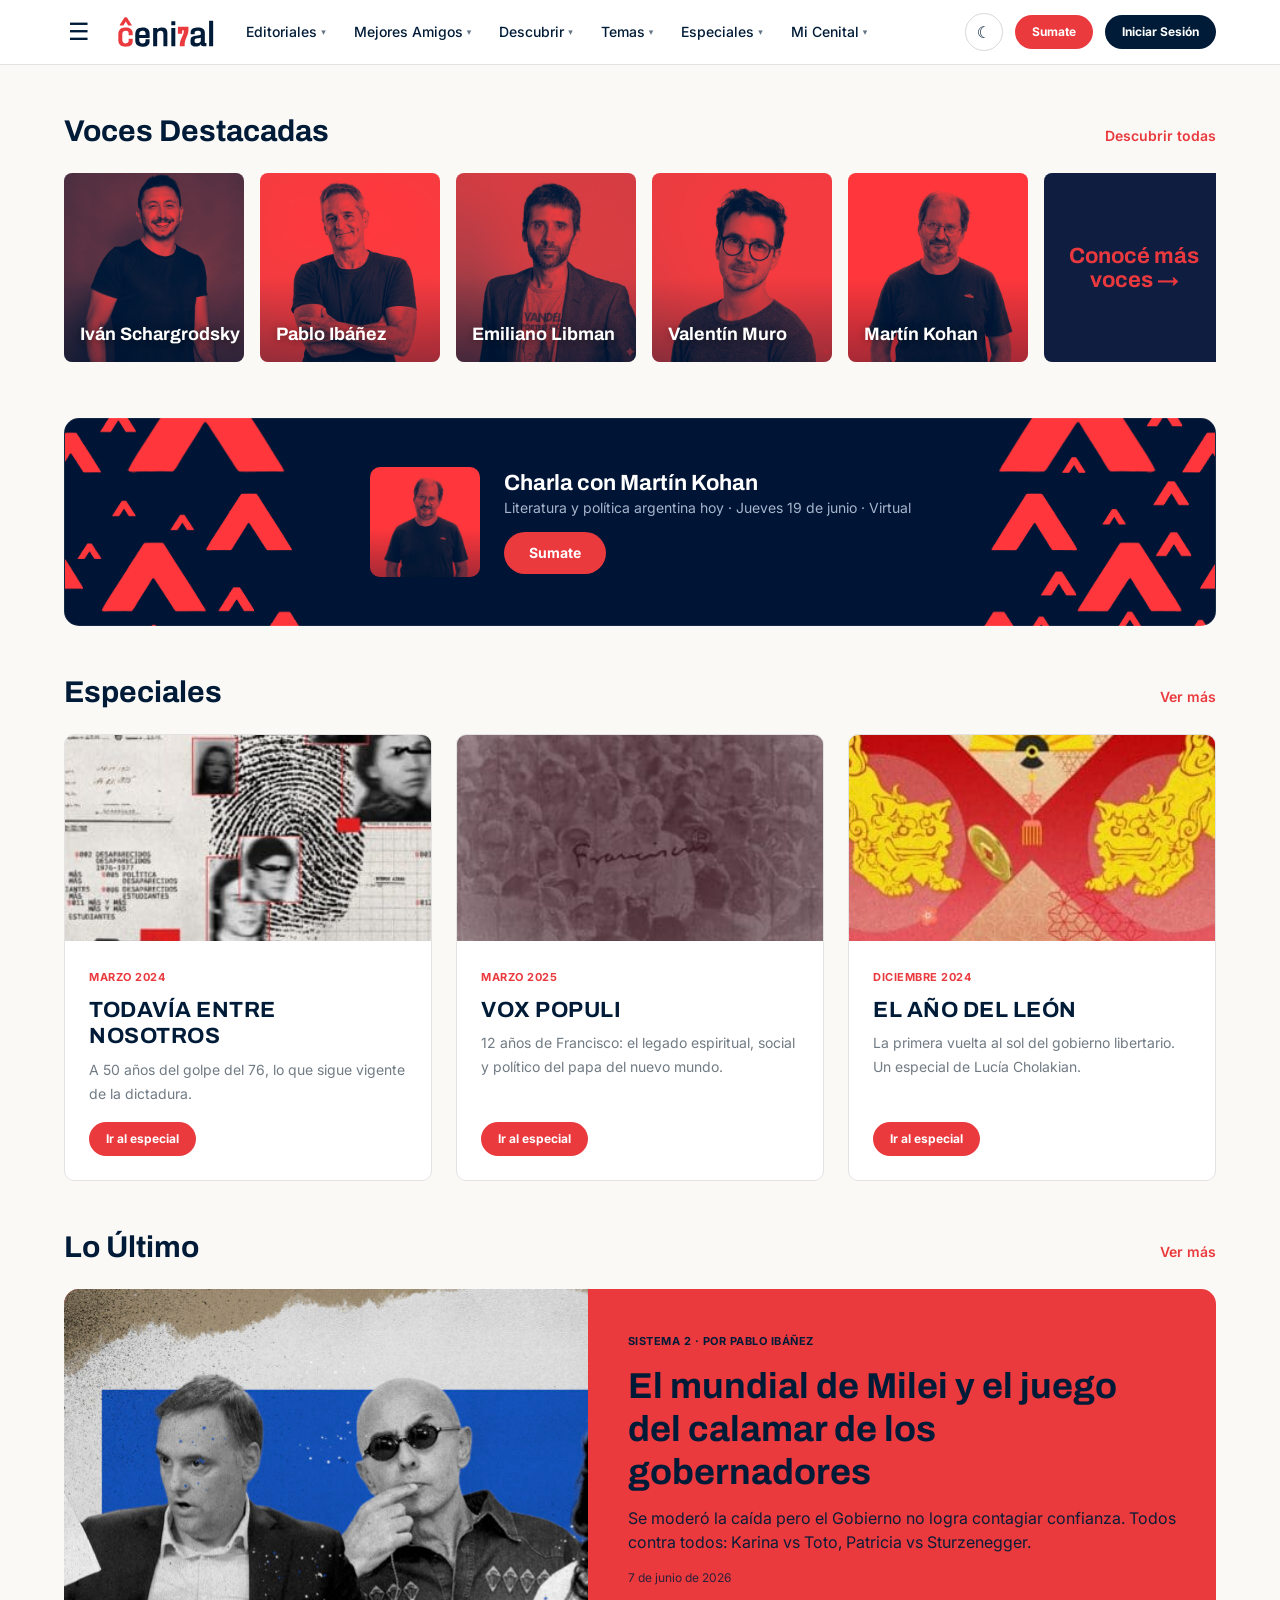
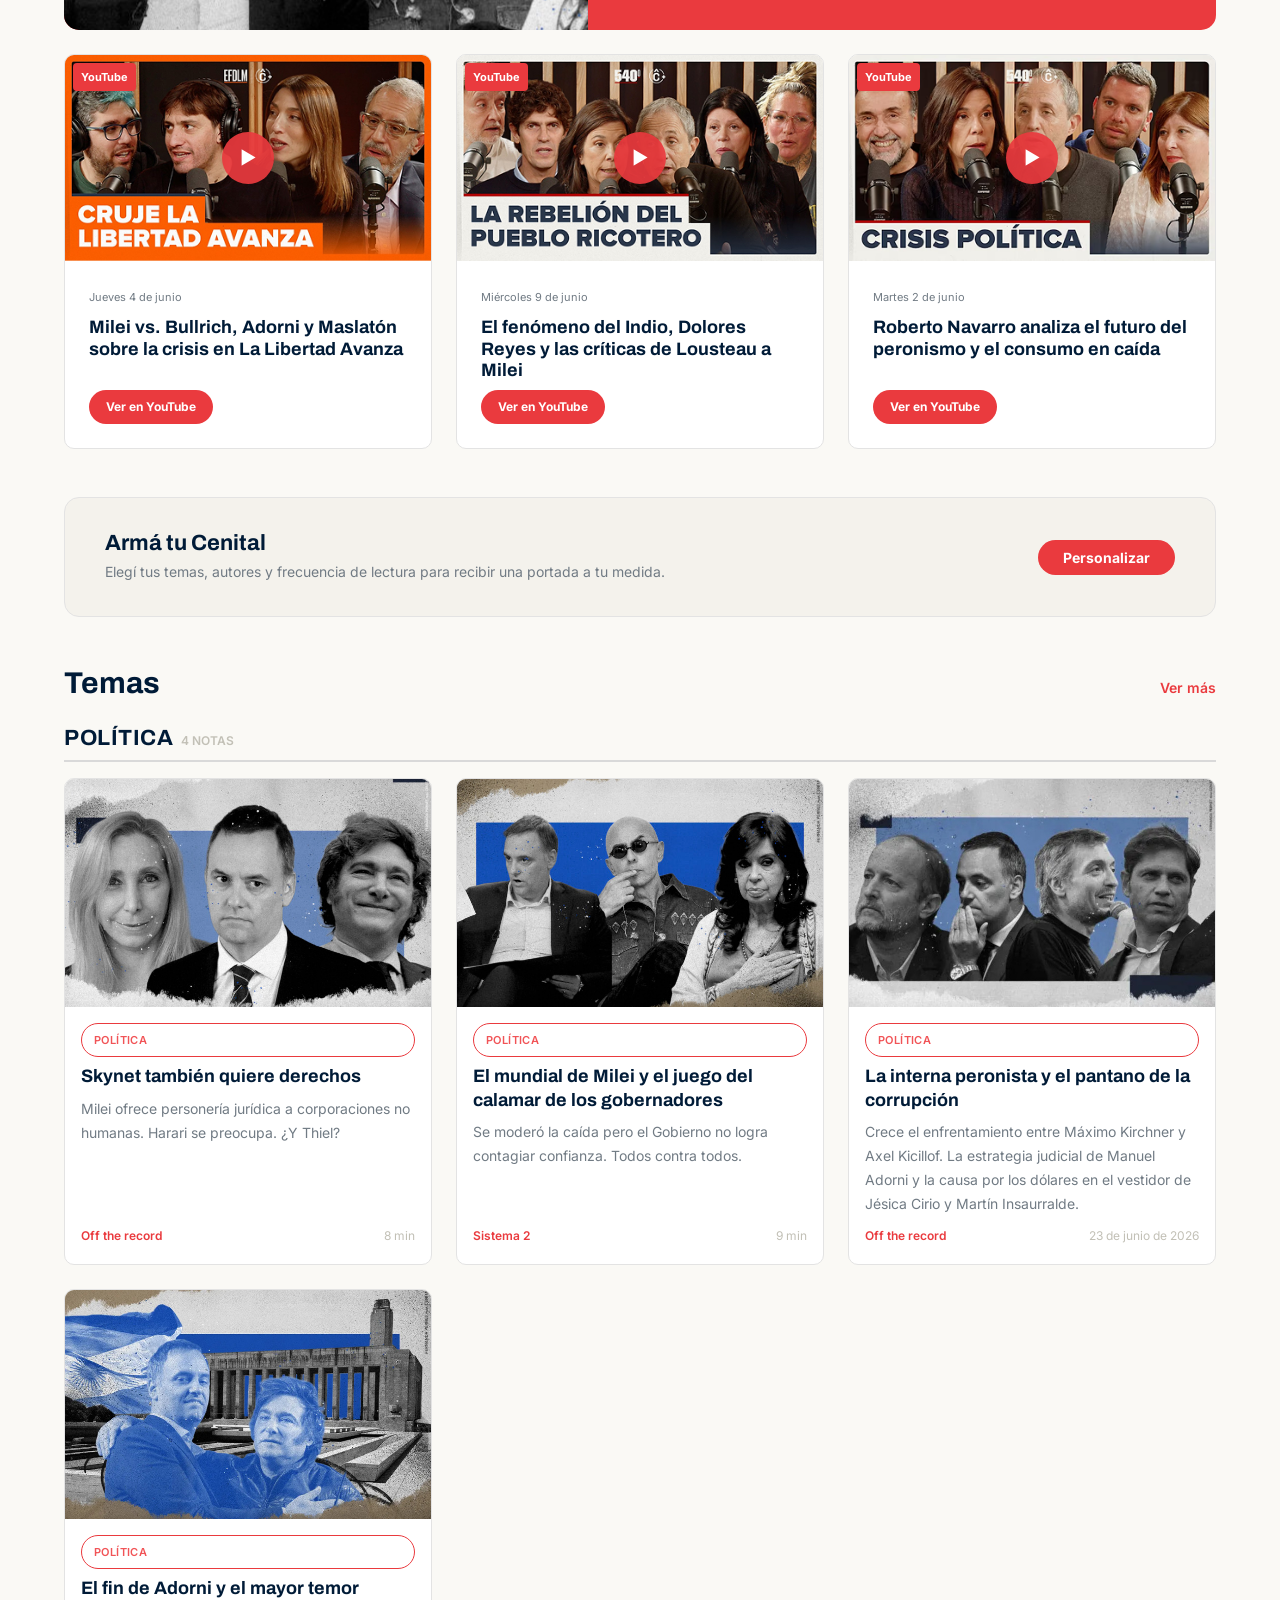
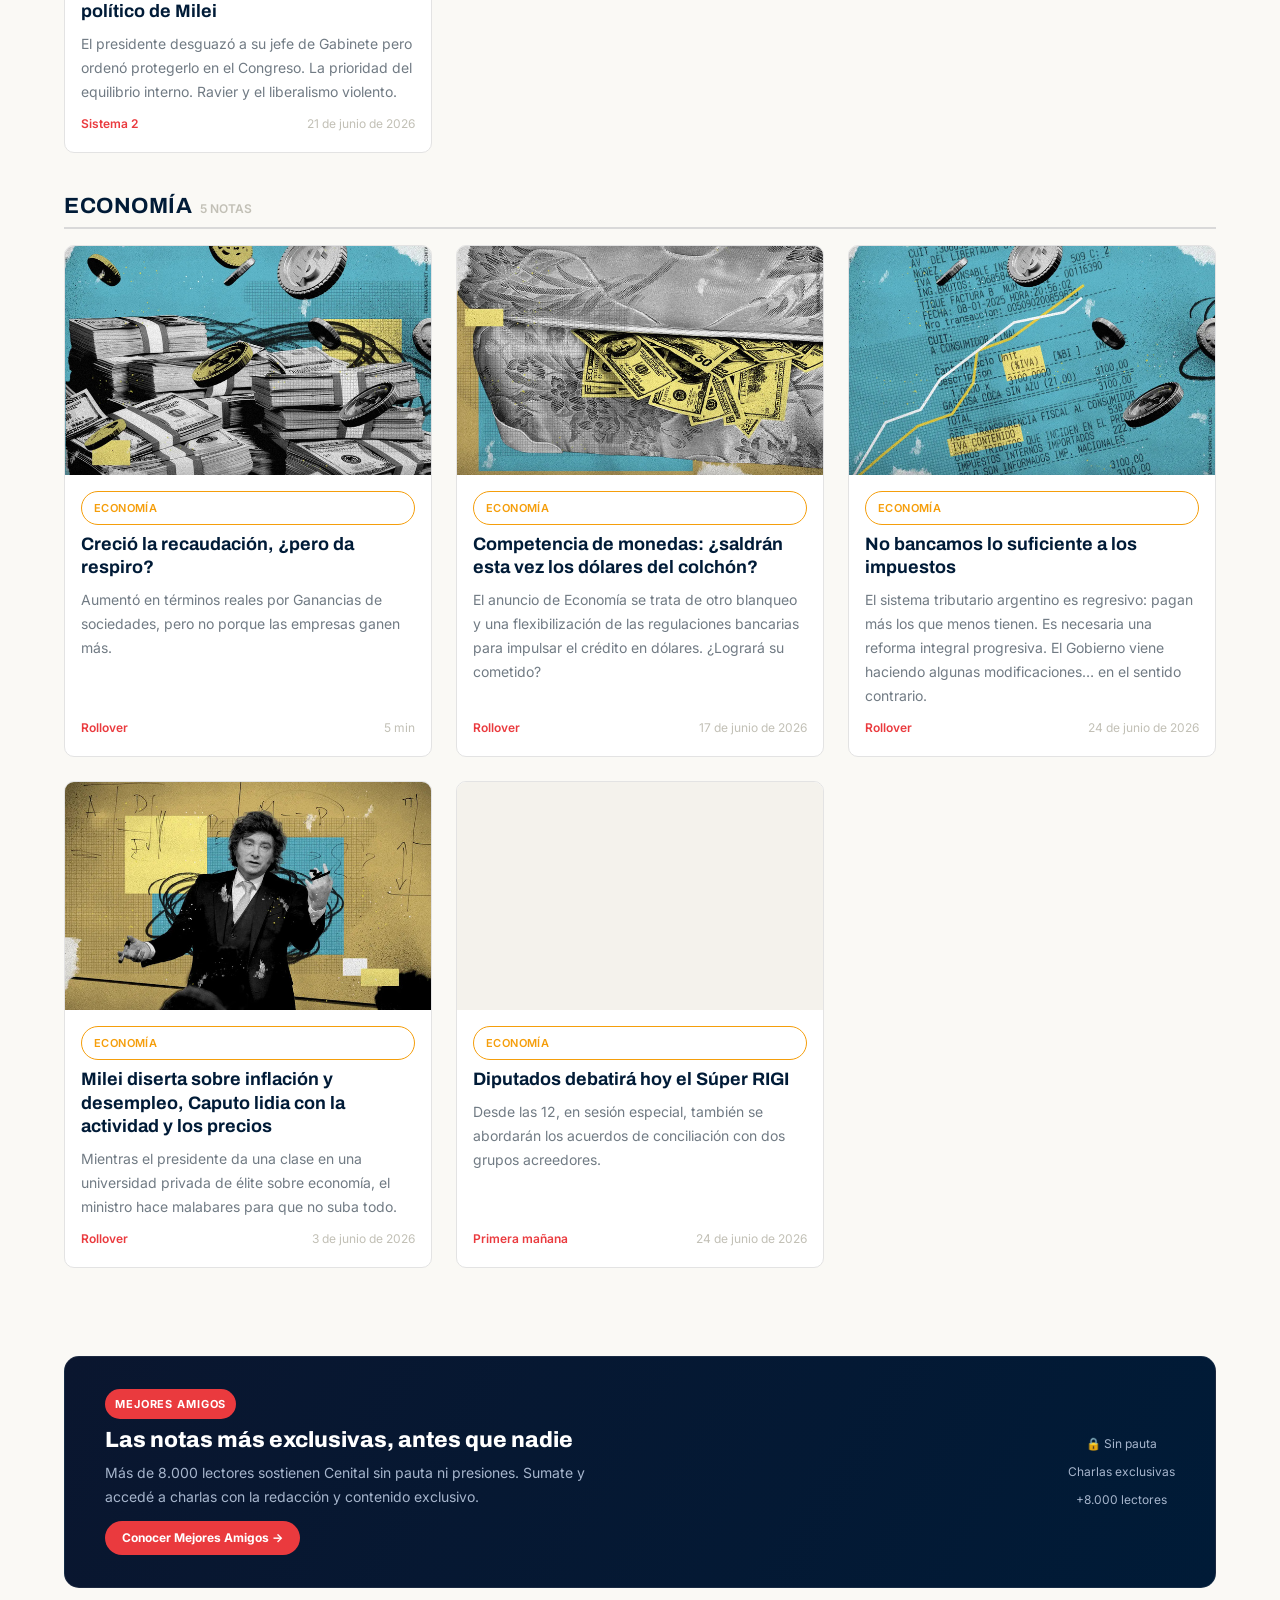
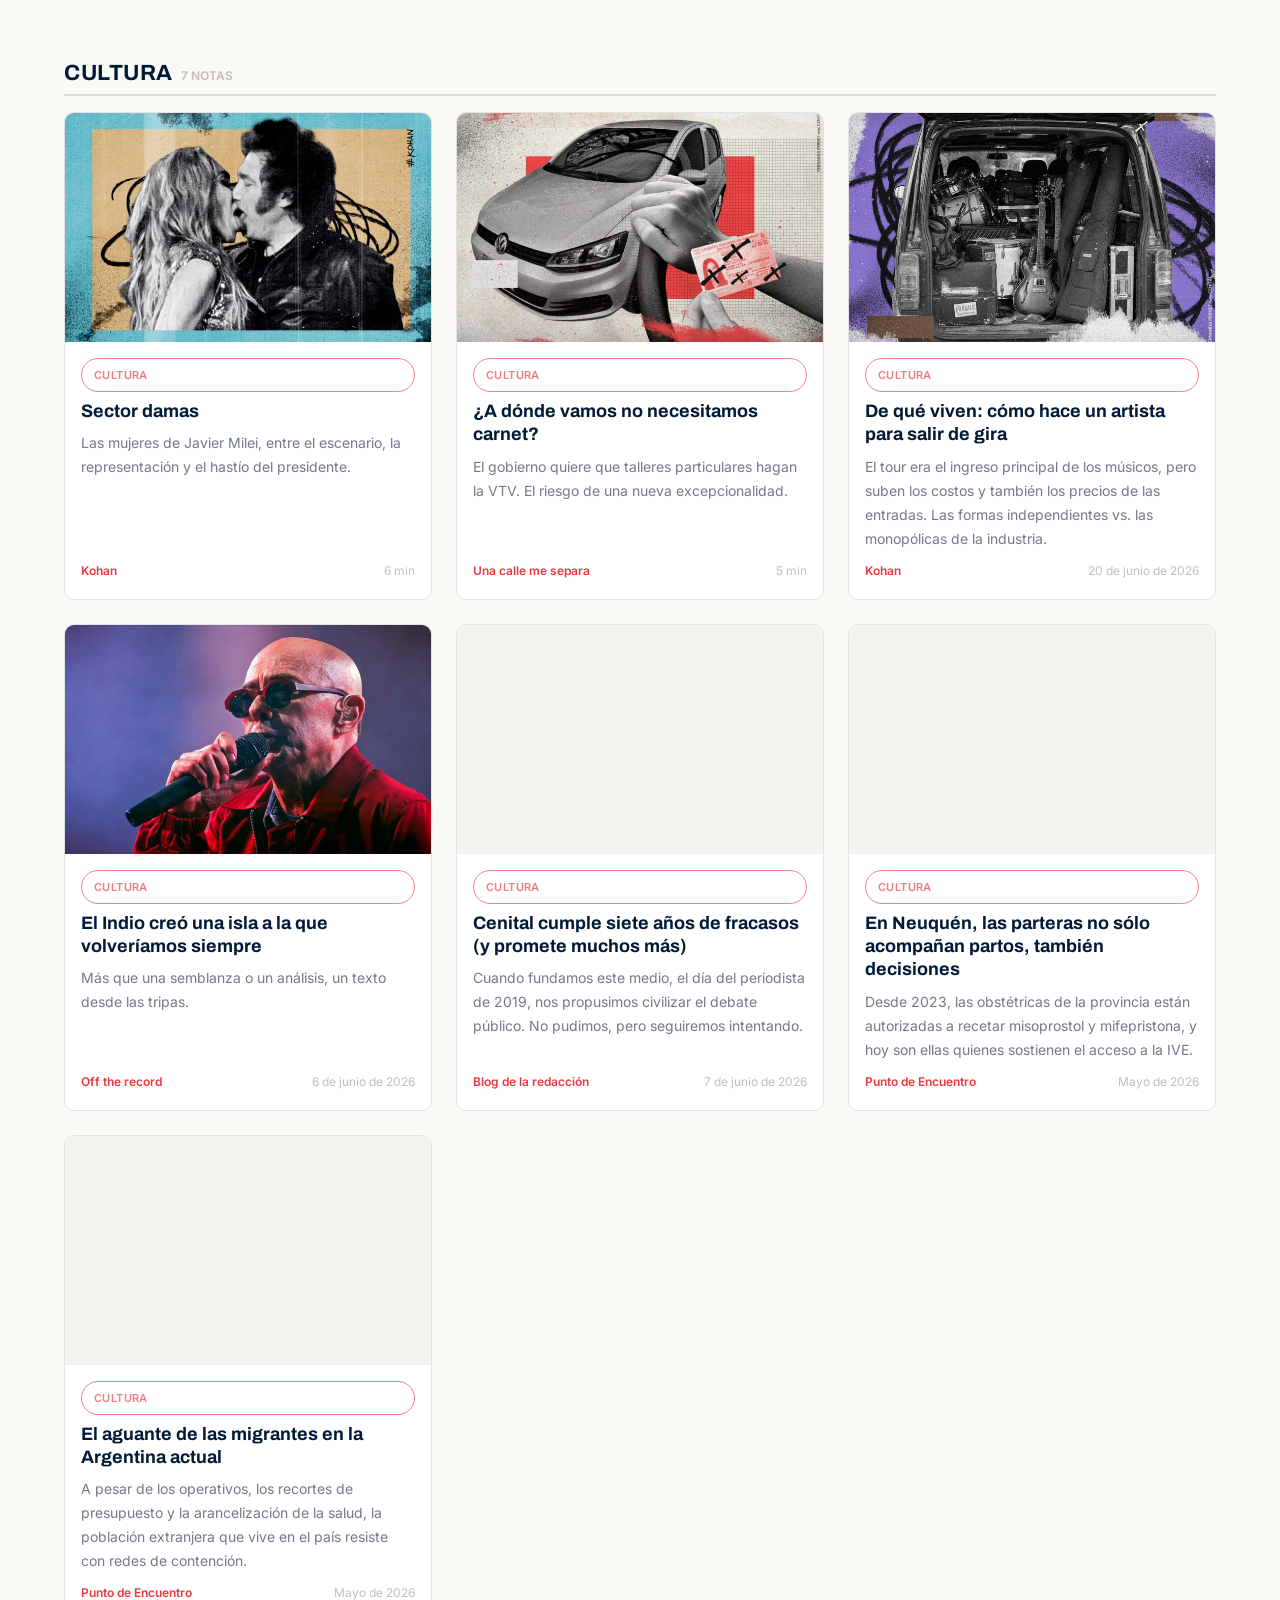
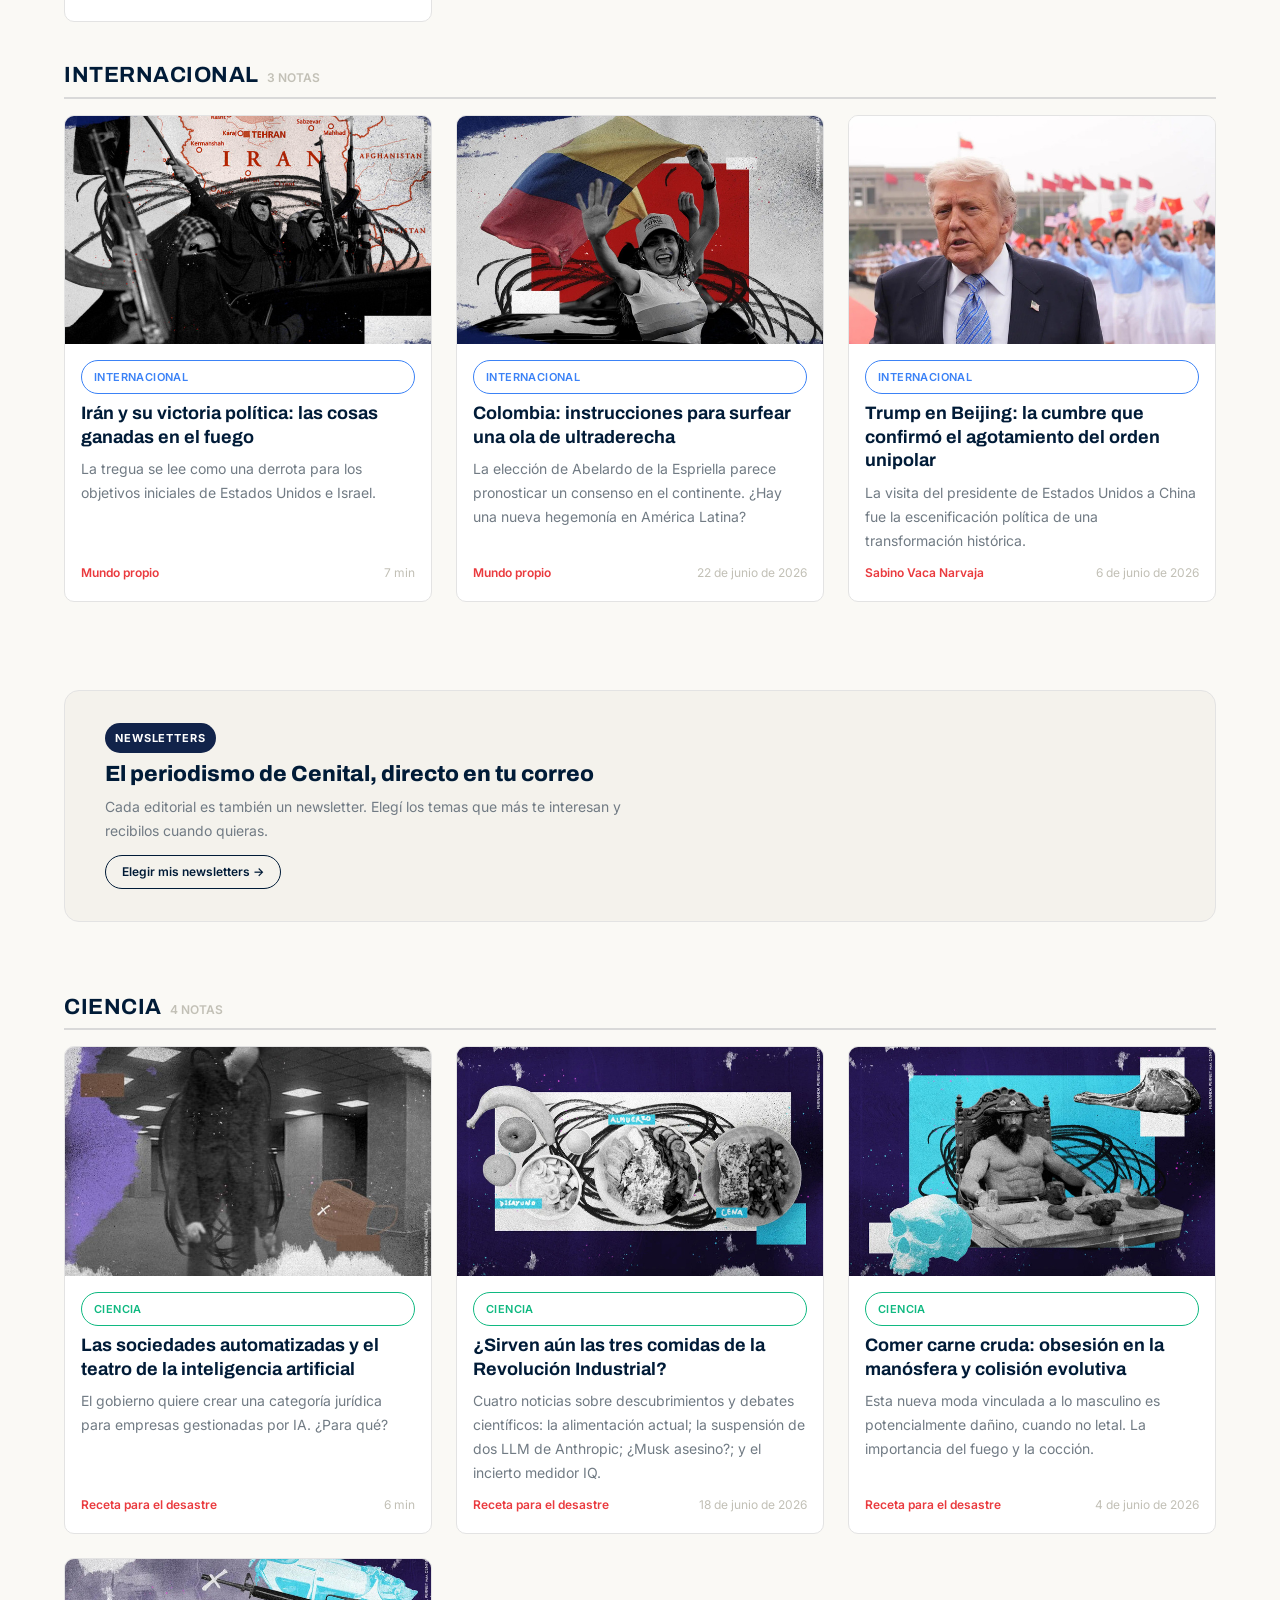
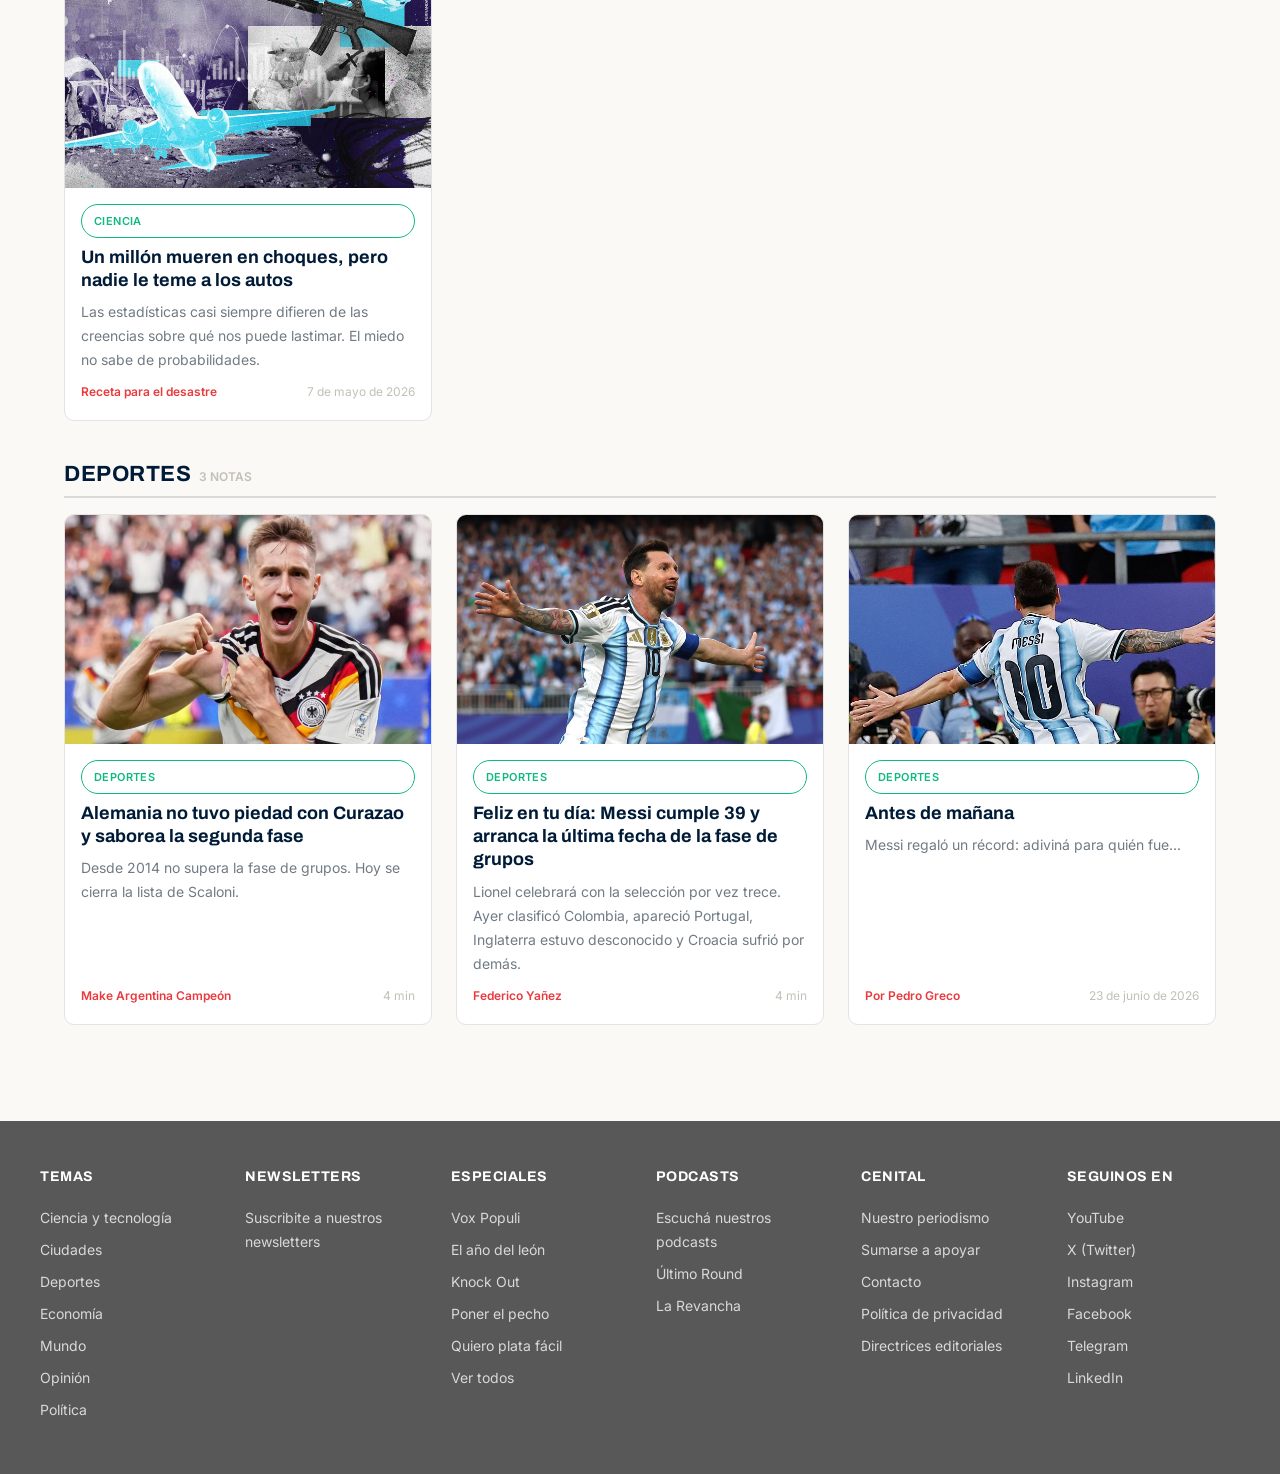
<file: index.html>
<!DOCTYPE html>
<html lang="es">
<head>
    <meta charset="UTF-8">
    <meta name="viewport" content="width=device-width, initial-scale=1.0">
    <title>Cenital — Periodismo de calidad</title>
    <script>(function(){try{var t=localStorage.getItem('cenital.theme');if(t!=='light'&&t!=='dark'){t=(window.matchMedia&&matchMedia('(prefers-color-scheme: dark)').matches)?'dark':'light';}document.documentElement.setAttribute('data-theme',t);}catch(e){}})();</script>
    <link rel="stylesheet" href="styles.css">
</head>
<body class="theme-dark" data-page="">

    <div id="site-header"></div>

    <main class="container home">

        <!-- Hero personalizado: visible sólo con sesión activa, lo rellena app.js -->
        <div id="personal-hero"></div>

        <!-- Voces destacadas -->
        <section class="section" aria-labelledby="voces-title">
            <div class="section-head">
                <h2 class="section-title" id="voces-title">Voces Destacadas</h2>
                <a class="link-more" href="descubrir.html">Descubrir todas</a>
            </div>
            <div class="voices-grid" id="voices-grid"></div>
        </section>

        <!-- Banner evento (mismo diseño que Mejores Amigos) -->
        <section class="section">
            <div class="friends-event">
                <div class="chevrons"></div>
                <div class="fe-inner">
                    <div class="fe-avatar portrait photo" style="background-image:url('imagenes/Martin%20Kohan.png')" role="img" aria-label="Martín Kohan"></div>
                    <div>
                        <h3>Charla con Martín Kohan</h3>
                        <p>Literatura y política argentina hoy · Jueves 19 de junio · Virtual</p>
                        <a href="amigos.html" class="btn btn-primary">Sumate</a>
                    </div>
                </div>
            </div>
        </section>

        <!-- Especiales -->
        <section class="section" aria-labelledby="esp-title">
            <div class="section-head">
                <h2 class="section-title" id="esp-title">Especiales</h2>
                <a class="link-more" href="especiales.html">Ver más</a>
            </div>
            <div class="grid grid-3">
                <article class="card-dark">
                    <div class="card-img bg-cover" style="background-image:url('imagenes/notas/esp-24m.jpg')"></div>
                    <div class="card-body">
                        <span class="eyebrow">Marzo 2024</span>
                        <h3>Todavía entre nosotros</h3>
                        <p>A 50 años del golpe del 76, lo que sigue vigente de la dictadura.</p>
                        <a href="especial.html?id=todavia" class="btn btn-primary btn-sm">Ir al especial</a>
                    </div>
                </article>
                <article class="card-dark">
                    <div class="card-img bg-cover" style="background-image:url('imagenes/notas/esp-vox.jpg')"></div>
                    <div class="card-body">
                        <span class="eyebrow">Marzo 2025</span>
                        <h3>Vox Populi</h3>
                        <p>12 años de Francisco: el legado espiritual, social y político del papa del nuevo mundo.</p>
                        <a href="especial.html?id=vox" class="btn btn-primary btn-sm">Ir al especial</a>
                    </div>
                </article>
                <article class="card-dark">
                    <div class="card-img bg-cover" style="background-image:url('imagenes/notas/esp-leon.jpg')"></div>
                    <div class="card-body">
                        <span class="eyebrow">Diciembre 2024</span>
                        <h3>El año del león</h3>
                        <p>La primera vuelta al sol del gobierno libertario. Un especial de Lucía Cholakian.</p>
                        <a href="especial.html?id=leon" class="btn btn-primary btn-sm">Ir al especial</a>
                    </div>
                </article>
            </div>
        </section>

        <!-- Lo último -->
        <section class="section" aria-labelledby="ultimo-title">
            <div class="section-head">
                <h2 class="section-title" id="ultimo-title">Lo Último</h2>
                <a class="link-more" href="descubrir.html">Ver más</a>
            </div>

            <a class="feature-card" href="articulo.html?id=a8" style="text-decoration:none;color:inherit">
                <div class="feature-img bg-cover" style="background-image:url('imagenes/notas/nota-sistema2.jpg')"></div>
                <div class="feature-body">
                    <span class="eyebrow">Sistema 2 · por Pablo Ibáñez</span>
                    <h3>El mundial de Milei y el juego del calamar de los gobernadores</h3>
                    <p>Se moderó la caída pero el Gobierno no logra contagiar confianza. Todos contra todos: Karina vs Toto, Patricia vs Sturzenegger.</p>
                    <span class="date">7 de junio de 2026</span>
                </div>
            </a>

            <div class="grid grid-3" id="videos-grid"></div>
        </section>

        <!-- Banner personalización (contextual) -->
        <section class="section">
            <div class="perso-banner" id="perso-banner"></div>
        </section>

        <!-- Temas (personalizable) -->
        <section class="section" id="temas" aria-labelledby="temas-title">
            <div class="section-head">
                <h2 class="section-title" id="temas-title">Temas</h2>
                <a class="link-more" href="descubrir.html">Ver más</a>
            </div>
            <!-- Barra "Tus temas": señal visual de los intereses activos (rellena app.js) -->
            <div id="interests-bar"></div>
            <div class="temas-groups" id="temas-grid"></div>
        </section>

    </main>

    <div id="site-footer"></div>

    <script src="data.js"></script>
    <script src="app.js"></script>
    <script>
        document.addEventListener("DOMContentLoaded", function () {
            // Voces destacadas con fotos reales
            var vg = document.getElementById("voices-grid");
            if (vg) {
                vg.innerHTML = window.CENITAL_DATA.VOICES.slice(0, 5).map(function (v) {
                    var bg = v.image ? ' style="background-image:url(\'' + v.image + '\')"' : '';
                    var cls = v.image ? 'voice-card portrait photo' : 'voice-card portrait';
                    return '<a class="' + cls + '" href="editoriales.html?id=' + v.id + '"' + bg + '>' +
                        (v.image ? '' : '<span class="initials">' + window.Cenital.initials(v.name) + '</span>') +
                        '<span class="voice-name">' + v.name + '</span></a>';
                }).join("") +
                '<a class="voice-card more" href="descubrir.html">Conocé más voces &rarr;</a>';
            }

            // Render de la fila de videos (Lo último)
            var grid = document.getElementById("videos-grid");
            if (!grid) return;
            grid.innerHTML = window.CENITAL_DATA.VIDEOS.map(function (v) {
                var thumb = v.image
                    ? 'class="thumb bg-cover" style="background-image:url(\'' + v.image + '\')"'
                    : 'class="thumb img-mono"';
                return '<article class="video-card">' +
                    '<div ' + thumb + '><span class="badge">YouTube</span><span class="play">&#9654;</span></div>' +
                    '<div class="card-body"><span class="date">' + v.date + '</span>' +
                    '<h4>' + v.title + '</h4>' +
                    '<a href="#" class="btn btn-primary btn-sm">Ver en YouTube</a></div>' +
                    '</article>';
            }).join("");
        });
    </script>
</body>
</html>
</file>
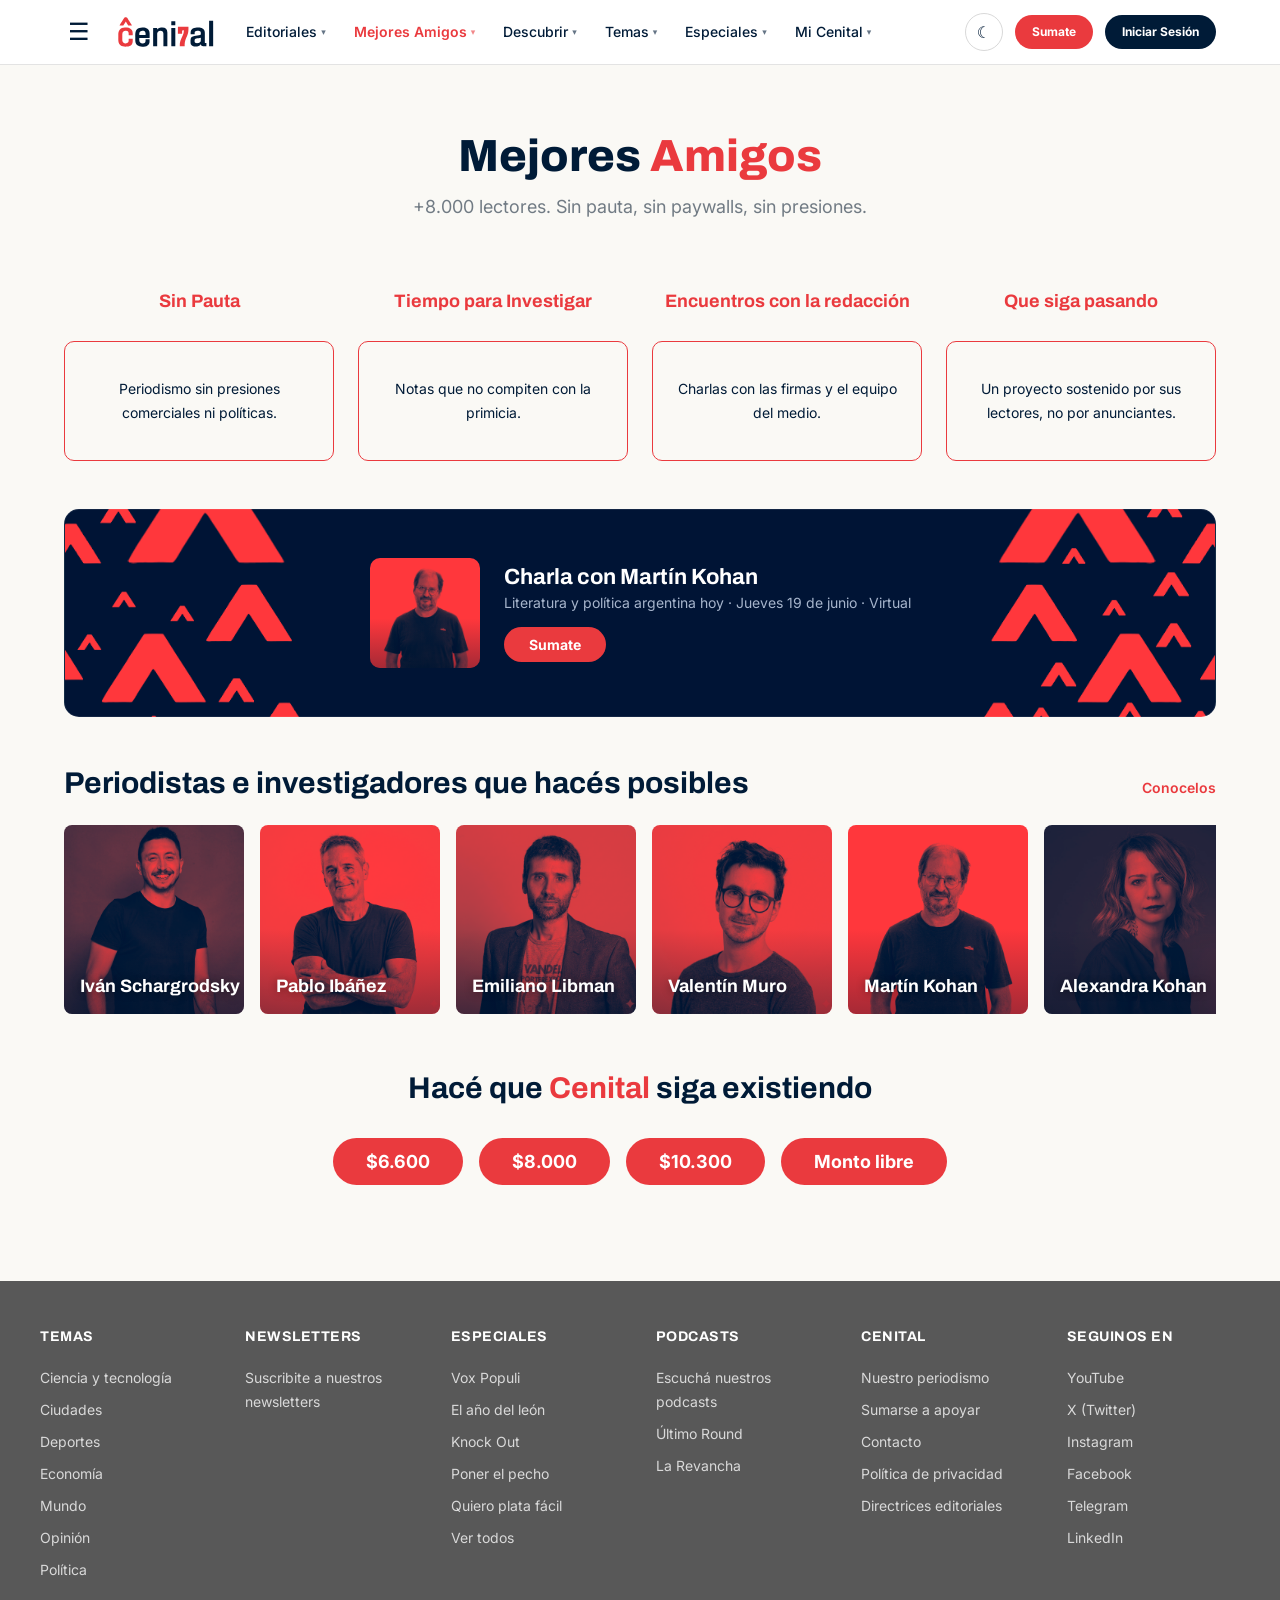
<file: amigos.html>
<!DOCTYPE html>
<html lang="es">
<head>
    <meta charset="UTF-8">
    <meta name="viewport" content="width=device-width, initial-scale=1.0">
    <title>Mejores Amigos — Cenital</title>
    <script>(function(){try{var t=localStorage.getItem('cenital.theme');if(t!=='light'&&t!=='dark'){t=(window.matchMedia&&matchMedia('(prefers-color-scheme: dark)').matches)?'dark':'light';}document.documentElement.setAttribute('data-theme',t);}catch(e){}})();</script>
    <link rel="stylesheet" href="styles.css">
</head>
<body data-page="amigos">

    <div id="site-header"></div>

    <main class="container">

        <section class="hero">
            <h1>Mejores <span class="accent">Amigos</span></h1>
            <p class="lead">+8.000 lectores. Sin pauta, sin paywalls, sin presiones.</p>
            <div id="member-status" style="margin-top:var(--space-16)"></div>
        </section>

        <!-- Pilares -->
        <section class="section" style="padding-top:0">
            <div class="pillars-grid">
                <div class="pillar">
                    <h3>Sin Pauta</h3>
                    <div class="pillar-box">Periodismo sin presiones comerciales ni políticas.</div>
                </div>
                <div class="pillar">
                    <h3>Tiempo para Investigar</h3>
                    <div class="pillar-box">Notas que no compiten con la primicia.</div>
                </div>
                <div class="pillar">
                    <h3>Encuentros con la redacción</h3>
                    <div class="pillar-box">Charlas con las firmas y el equipo del medio.</div>
                </div>
                <div class="pillar">
                    <h3>Que siga pasando</h3>
                    <div class="pillar-box">Un proyecto sostenido por sus lectores, no por anunciantes.</div>
                </div>
            </div>
        </section>

        <!-- Evento destacado -->
        <section class="section">
            <div class="friends-event">
                <div class="chevrons"></div>
                <div class="fe-inner">
                    <div class="fe-avatar portrait photo" style="background-image:url('imagenes/Martin%20Kohan.png')" role="img" aria-label="Martín Kohan"></div>
                    <div>
                        <h3>Charla con Martín Kohan</h3>
                        <p>Literatura y política argentina hoy · Jueves 19 de junio · Virtual</p>
                        <button type="button" class="btn btn-primary" data-join>Sumate</button>
                    </div>
                </div>
            </div>
        </section>

        <!-- Periodistas e investigadores que sostienen los lectores -->
        <section class="section" aria-labelledby="firmas-title">
            <div class="section-head">
                <h2 class="section-title" id="firmas-title">Periodistas e investigadores que hacés posibles</h2>
                <a class="link-more" href="descubrir.html">Conocelos</a>
            </div>
            <div class="voices-grid" id="amigos-voices"></div>
        </section>

        <!-- Aporte -->
        <section class="section" style="text-align:center">
            <h2 class="section-title" style="margin-bottom:var(--space-32)">Hacé que <span class="accent">Cenital</span> siga existiendo</h2>
            <div class="support-amounts">
                <button class="btn btn-primary btn-amount" data-join data-amount="6600">$6.600</button>
                <button class="btn btn-primary btn-amount" data-join data-amount="8000">$8.000</button>
                <button class="btn btn-primary btn-amount" data-join data-amount="10300">$10.300</button>
                <button class="btn btn-primary btn-amount" data-join data-amount="custom">Monto libre</button>
            </div>
        </section>

    </main>

    <div id="site-footer"></div>

    <!-- Overlay de pago para unirse a Mejores Amigos -->
    <div class="modal-overlay" id="join-modal" role="dialog" aria-modal="true" aria-labelledby="join-title">
        <div class="modal">
            <div class="modal-head">
                <h2 id="join-title">Unite a Mejores Amigos</h2>
                <button class="modal-close" type="button" data-modal-close aria-label="Cerrar">&times;</button>
            </div>

            <!-- Estado: requiere iniciar sesión -->
            <div class="modal-state" data-state="gate">
                <p class="modal-sub">Para sumarte a Mejores Amigos necesitás tener una cuenta e iniciar sesión.</p>
                <div class="gate-actions">
                    <a href="login.html" class="btn btn-primary btn-block btn-lg">Iniciar sesión</a>
                    <a href="crear-cuenta.html" class="btn btn-ghost-light btn-block">Crear una cuenta</a>
                </div>
            </div>

            <!-- Estado: formulario de pago -->
            <form class="modal-state" data-state="pay" id="pay-form" novalidate>
                <p class="modal-sub">Elegí tu aporte mensual y completá los datos de pago para unirte.</p>

                <span class="modal-section-label">Monto mensual</span>
                <div class="amount-options" id="modal-amounts">
                    <button type="button" class="amount-opt" data-amount="6600">$6.600</button>
                    <button type="button" class="amount-opt" data-amount="8000">$8.000</button>
                    <button type="button" class="amount-opt" data-amount="10300">$10.300</button>
                    <button type="button" class="amount-opt" data-amount="custom">Otro</button>
                </div>

                <div class="field" id="custom-wrap" style="display:none">
                    <label for="custom-amount">Monto libre (ARS)</label>
                    <input class="input" type="number" id="custom-amount" min="500" step="100" placeholder="Ej: 15000">
                    <span class="field-error">Ingresá un monto válido (mínimo $500).</span>
                </div>

                <div class="field" id="f-name">
                    <label for="card-name">Nombre en la tarjeta</label>
                    <input class="input" id="card-name" autocomplete="cc-name">
                    <span class="field-error">Ingresá el nombre que figura en la tarjeta.</span>
                </div>

                <div class="field" id="f-number">
                    <label for="card-number">Número de tarjeta</label>
                    <input class="input" id="card-number" inputmode="numeric" placeholder="0000 0000 0000 0000" autocomplete="cc-number" maxlength="19">
                    <span class="field-error">Ingresá los 16 dígitos de la tarjeta.</span>
                </div>

                <div class="form-row">
                    <div class="field" id="f-exp">
                        <label for="card-exp">Vencimiento</label>
                        <input class="input" id="card-exp" placeholder="MM/AA" maxlength="5" autocomplete="cc-exp">
                        <span class="field-error">Formato MM/AA.</span>
                    </div>
                    <div class="field" id="f-cvc">
                        <label for="card-cvc">CVC</label>
                        <input class="input" id="card-cvc" inputmode="numeric" placeholder="123" maxlength="4" autocomplete="cc-csc">
                        <span class="field-error">3 o 4 dígitos.</span>
                    </div>
                </div>

                <button type="submit" class="btn btn-primary btn-block btn-lg" id="pay-submit">Pagar y unirme</button>
            </form>

            <!-- Estado: éxito -->
            <div class="modal-state" data-state="success">
                <div class="pay-success">
                    <div class="check">&check;</div>
                    <h2>¡Ya sos Mejor Amigo!</h2>
                    <p id="success-detail">Gracias por tu aporte.</p>
                    <button type="button" class="btn btn-primary" data-modal-close>Listo</button>
                </div>
            </div>
        </div>
    </div>

    <script src="data.js"></script>
    <script src="app.js"></script>
    <script>
        document.addEventListener("DOMContentLoaded", function () {
            var Auth = window.Cenital.Auth;
            var modal = document.getElementById("join-modal");

            // Carrusel de periodistas/investigadores (Voces de Cenital).
            // Reutiliza el estilo del carrusel de la home para scroll fluido en mobile.
            var av = document.getElementById("amigos-voices");
            if (av && window.CENITAL_DATA) {
                av.innerHTML = window.CENITAL_DATA.VOICES.map(function (v) {
                    var bg = v.image ? ' style="background-image:url(\'' + v.image + '\')"' : '';
                    var cls = v.image ? 'voice-card portrait photo' : 'voice-card portrait';
                    return '<a class="' + cls + '" href="editoriales.html"' + bg + '>' +
                        (v.image ? '' : '<span class="initials">' + window.Cenital.initials(v.name) + '</span>') +
                        '<span class="voice-name">' + v.name + '</span></a>';
                }).join("") +
                '<a class="voice-card more" href="descubrir.html">Conocé más voces &rarr;</a>';
            }
            var selectedAmount = 8000; // aporte sugerido por defecto

            function showState(name) {
                modal.querySelectorAll(".modal-state").forEach(function (s) {
                    s.classList.toggle("active", s.dataset.state === name);
                });
            }
            function openModal() { modal.classList.add("open"); }
            function closeModal() { modal.classList.remove("open"); }

            function selectAmount(value) {
                selectedAmount = value;
                modal.querySelectorAll(".amount-opt").forEach(function (b) {
                    b.setAttribute("aria-pressed", String(b.dataset.amount === String(value) ||
                        (value === "custom" && b.dataset.amount === "custom")));
                });
                document.getElementById("custom-wrap").style.display = (value === "custom") ? "block" : "none";
            }

            // Abrir: requiere sesión. Si no, mostramos el estado "gate".
            function join(amountData) {
                if (!Auth.isLoggedIn()) {
                    showState("gate");
                    openModal();
                    return;
                }
                showState("pay");
                if (amountData === "custom") selectAmount("custom");
                else selectAmount(amountData ? Number(amountData) : 8000);
                openModal();
            }

            document.querySelectorAll("[data-join]").forEach(function (btn) {
                btn.addEventListener("click", function () { join(btn.dataset.amount); });
            });
            modal.querySelectorAll("[data-modal-close]").forEach(function (b) {
                b.addEventListener("click", closeModal);
            });
            modal.addEventListener("click", function (e) { if (e.target === modal) closeModal(); });
            document.addEventListener("keydown", function (e) { if (e.key === "Escape") closeModal(); });

            modal.querySelectorAll(".amount-opt").forEach(function (b) {
                b.addEventListener("click", function () {
                    selectAmount(b.dataset.amount === "custom" ? "custom" : Number(b.dataset.amount));
                });
            });

            /* ---- Validación y pago simulado ---- */
            var form = document.getElementById("pay-form");
            function setErr(id, on) { document.getElementById(id).classList.toggle("has-error", on); }

            form.addEventListener("submit", function (e) {
                e.preventDefault();
                var number = document.getElementById("card-number").value.replace(/\s+/g, "");
                var name = document.getElementById("card-name").value.trim();
                var exp = document.getElementById("card-exp").value.trim();
                var cvc = document.getElementById("card-cvc").value.trim();

                var amountValue = selectedAmount;
                var customOk = true;
                if (selectedAmount === "custom") {
                    amountValue = parseInt(document.getElementById("custom-amount").value, 10);
                    customOk = amountValue >= 500;
                    setErr("custom-wrap", !customOk);
                }

                var checks = {
                    "f-name": name.length > 1,
                    "f-number": /^\d{16}$/.test(number),
                    "f-exp": /^(0[1-9]|1[0-2])\/\d{2}$/.test(exp),
                    "f-cvc": /^\d{3,4}$/.test(cvc)
                };
                Object.keys(checks).forEach(function (id) { setErr(id, !checks[id]); });

                var ok = customOk && Object.keys(checks).every(function (id) { return checks[id]; });
                if (!ok) return;

                var btn = document.getElementById("pay-submit");
                btn.classList.add("is-loading");
                setTimeout(function () {
                    btn.classList.remove("is-loading");
                    localStorage.setItem("cenital.member", JSON.stringify({ amount: amountValue, since: new Date().toISOString() }));
                    document.getElementById("success-detail").textContent =
                        "Tu aporte mensual de $" + Number(amountValue).toLocaleString("es-AR") + " quedó confirmado.";
                    showState("success");
                    renderMemberStatus();
                }, 900);
            });

            // Formateo suave del número de tarjeta (grupos de 4)
            document.getElementById("card-number").addEventListener("input", function (e) {
                var v = e.target.value.replace(/\D/g, "").slice(0, 16);
                e.target.value = v.replace(/(.{4})/g, "$1 ").trim();
            });
            document.getElementById("card-exp").addEventListener("input", function (e) {
                var v = e.target.value.replace(/\D/g, "").slice(0, 4);
                e.target.value = v.length > 2 ? v.slice(0, 2) + "/" + v.slice(2) : v;
            });

            /* ---- Estado de socio en la página ---- */
            function getMember() {
                try { return JSON.parse(localStorage.getItem("cenital.member")); } catch (e) { return null; }
            }
            function renderMemberStatus() {
                var m = getMember();
                var box = document.getElementById("member-status");
                if (m && Auth.isLoggedIn()) {
                    box.innerHTML = '<span class="member-badge">&check; Ya sos Mejor Amigo · $' +
                        Number(m.amount).toLocaleString("es-AR") + '/mes</span>';
                } else {
                    box.innerHTML = "";
                }
            }
            renderMemberStatus();
        });
    </script>
</body>
</html>
</file>
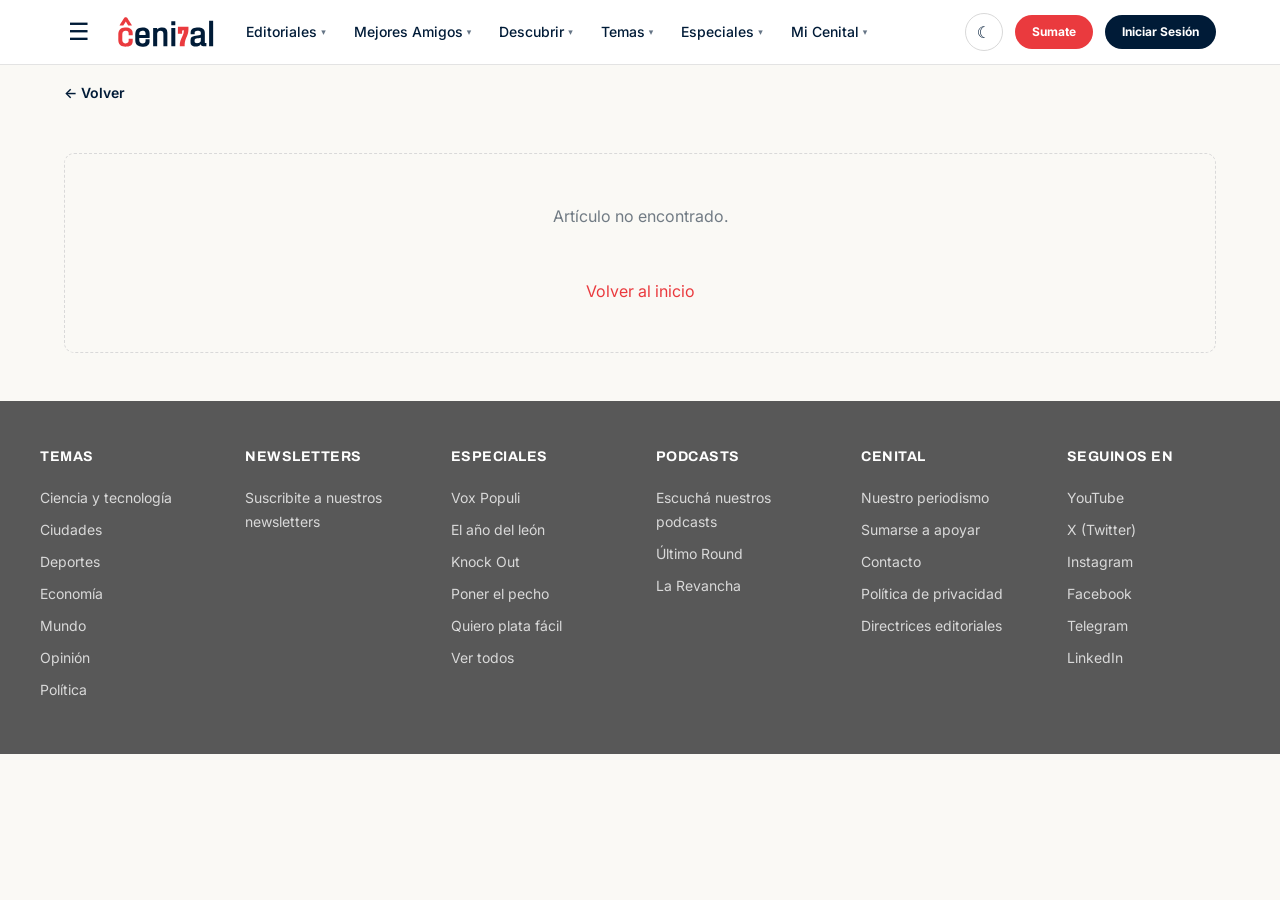
<file: articulo.html>
<!DOCTYPE html>
<html lang="es">
<head>
    <meta charset="UTF-8">
    <meta name="viewport" content="width=device-width, initial-scale=1.0">
    <title>Artículo — Cenital</title>
    <script>(function(){try{var t=localStorage.getItem('cenital.theme');if(t!=='light'&&t!=='dark'){t=(window.matchMedia&&matchMedia('(prefers-color-scheme: dark)').matches)?'dark':'light';}document.documentElement.setAttribute('data-theme',t);}catch(e){}})();</script>
    <link rel="stylesheet" href="styles.css">
</head>
<body data-page="articulo">

    <div id="site-header"></div>

    <main class="container" id="article-root">
        <a href="javascript:history.back()" class="back-link">&larr; Volver</a>
        <div id="article-content"></div>
    </main>

    <div id="site-footer"></div>

    <script src="data.js"></script>
    <script src="app.js"></script>
    <script>
    document.addEventListener("DOMContentLoaded", function () {
        try {
            var D = window.CENITAL_DATA;
            if (!D) { document.getElementById("article-content").innerHTML = '<p>Error: no se cargó data.js</p>'; return; }

            var params = new URLSearchParams(window.location.search);
            var id = params.get("id");
            var article = null;
            for (var i = 0; i < D.ARTICLES.length; i++) {
                if (D.ARTICLES[i].id === id) { article = D.ARTICLES[i]; break; }
            }

            var root = document.getElementById("article-content");

            if (!article) {
                root.innerHTML = '<div class="placeholder-panel" style="margin-top:2rem">Artículo no encontrado. <a href="index.html" style="color:var(--text-link)">Volver al inicio</a></div>';
                return;
            }

            document.title = article.title + " — Cenital";

            var heroImg = article.image
                ? '<div class="article-hero-img bg-cover" style="background-image:url(\'' + article.image + '\')"></div>'
                : '<div class="article-hero-img img-mono"></div>';

            var voice = D.voiceById(article.author);
            var authorHtml = '';
            if (voice) {
                var photoHtml = voice.image
                    ? '<div class="art-author-photo portrait photo" style="background-image:url(\'' + voice.image + '\')" role="img" aria-label="' + voice.name + '"></div>'
                    : '<div class="art-author-photo portrait"><span class="initials">' + window.Cenital.initials(voice.name) + '</span></div>';
                authorHtml = '<div class="article-author">' + photoHtml +
                    '<div><span class="art-author-name">' + voice.name + '</span>' +
                    '<span class="art-author-role">' + voice.role + '</span></div></div>';
            } else if (article.author) {
                authorHtml = '<div class="article-author"><div><span class="art-author-name">' + article.author + '</span></div></div>';
            }

            var bodyHtml;
            if (article.content) {
                // Cada bloque (separado por línea en blanco) puede ser un subtítulo
                // de sección (## ...), una imagen embebida (![pie](ruta)) o un párrafo.
                var blocks = article.content.split(/\n[\s]*\n/);
                bodyHtml = blocks.map(function(p) {
                    var t = p.trim();
                    if (!t) return '';
                    if (t.indexOf('## ') === 0) {
                        return '<h2>' + t.slice(3).trim() + '</h2>';
                    }
                    var img = t.match(/^!\[([^\]]*)\]\(([^)]+)\)$/);
                    if (img) {
                        var cap = img[1] ? '<figcaption>' + img[1] + '</figcaption>' : '';
                        return '<figure class="article-figure">' +
                            '<img src="' + img[2] + '" alt="' + img[1] + '" loading="lazy">' +
                            cap + '</figure>';
                    }
                    // Cajita de apoyo/membresía (se inserta con el marcador [[apoyo]])
                    if (t === '[[apoyo]]') {
                        return '<aside class="article-support">' +
                            '<p>¿Te sirve lo que leés? Cenital es posible gracias a quienes lo bancan. ' +
                            'Sumate como miembro y ayudanos a seguir haciendo periodismo independiente.</p>' +
                            '<a class="btn btn-primary btn-sm" href="amigos.html">Quiero sumarme</a>' +
                            '</aside>';
                    }
                    return '<p>' + t + '</p>';
                }).join('');
            } else {
                bodyHtml = '<div class="article-placeholder">' +
                    '<p>El contenido de este artículo todavía no está cargado.</p>' +
                    '<p>Abrí <strong>data.js</strong>, buscá <code>id: "' + article.id + '"</code> y agregá un campo <code>content</code> con el texto completo.</p>' +
                    '<pre><code>content: `Primer párrafo.\n\nSegundo párrafo.`</code></pre>' +
                    '</div>';
            }

            // Bio del autor al pie de la nota
            var bioHtml = '';
            if (voice) {
                var bioPhoto = voice.image
                    ? '<div class="ab-photo portrait photo" style="background-image:url(\'' + voice.image + '\')" role="img" aria-label="' + voice.name + '"></div>'
                    : '<div class="ab-photo portrait"><span class="initials">' + window.Cenital.initials(voice.name) + '</span></div>';
                bioHtml = '<aside class="article-bio">' + bioPhoto +
                    '<div class="ab-text">' +
                        '<span class="ab-name">' + voice.name + '</span>' +
                        '<span class="ab-role">' + voice.role + '</span>' +
                        (voice.bio ? '<p class="ab-bio">' + voice.bio + '</p>' : '') +
                        '<a class="btn btn-primary btn-sm" href="editoriales.html?id=' + voice.id + '">Ver perfil</a>' +
                    '</div></aside>';
            }

            root.innerHTML =
                '<article class="article-layout">' +
                    heroImg +
                    '<div class="article-meta-top">' +
                        '<span class="tag tag-cat-' + article.category + '">' + D.categoryLabel(article.category) + '</span>' +
                        '<span class="article-newsletter">' + article.newsletter + '</span>' +
                        '<span class="article-date">' + (article.readingTime || '') + '</span>' +
                    '</div>' +
                    '<h1 class="article-title">' + article.title + '</h1>' +
                    '<p class="article-excerpt">' + article.excerpt + '</p>' +
                    authorHtml +
                    '<hr class="article-divider">' +
                    '<div class="article-body">' + bodyHtml + '</div>' +
                    bioHtml +
                '</article>';

            // Notas relacionadas: primero misma categoría, luego se completa con el
            // resto para que el carrusel siempre tenga suficientes tarjetas para deslizar.
            var related = D.ARTICLES.filter(function(a) {
                return a.id !== article.id && a.category === article.category;
            });
            if (related.length < 6) {
                var extra = D.ARTICLES.filter(function(a) {
                    return a.id !== article.id && a.category !== article.category;
                });
                related = related.concat(extra);
            }
            related = related.slice(0, 8);

            if (related.length) {
                var cards = related.map(function(a) {
                    var imgAttr = a.image
                        ? 'class="card-img bg-cover" style="background-image:url(\'' + a.image + '\')"'
                        : 'class="card-img img-mono"';
                    return '<a class="article-card" href="articulo.html?id=' + a.id + '">' +
                        '<div ' + imgAttr + '></div>' +
                        '<div class="card-body">' +
                            '<span class="tag tag-cat-' + a.category + '">' + D.categoryLabel(a.category) + '</span>' +
                            '<h3>' + a.title + '</h3>' +
                            '<p class="excerpt">' + a.excerpt + '</p>' +
                            '<div class="meta"><span class="newsletter-name">' + a.newsletter + '</span>' +
                            '<span>' + (a.readingTime || '') + '</span></div>' +
                        '</div></a>';
                }).join('');

                document.getElementById("article-root").insertAdjacentHTML("beforeend",
                    '<section class="section related-section">' +
                        '<div class="section-head"><h2 class="section-title">También te puede interesar</h2></div>' +
                        '<div class="related-carousel">' + cards + '</div>' +
                    '</section>');
            }

        } catch(e) {
            document.getElementById("article-content").innerHTML = '<p style="color:red">Error: ' + e.message + '</p>';
        }
    });
    </script>
</body>
</html>
</file>
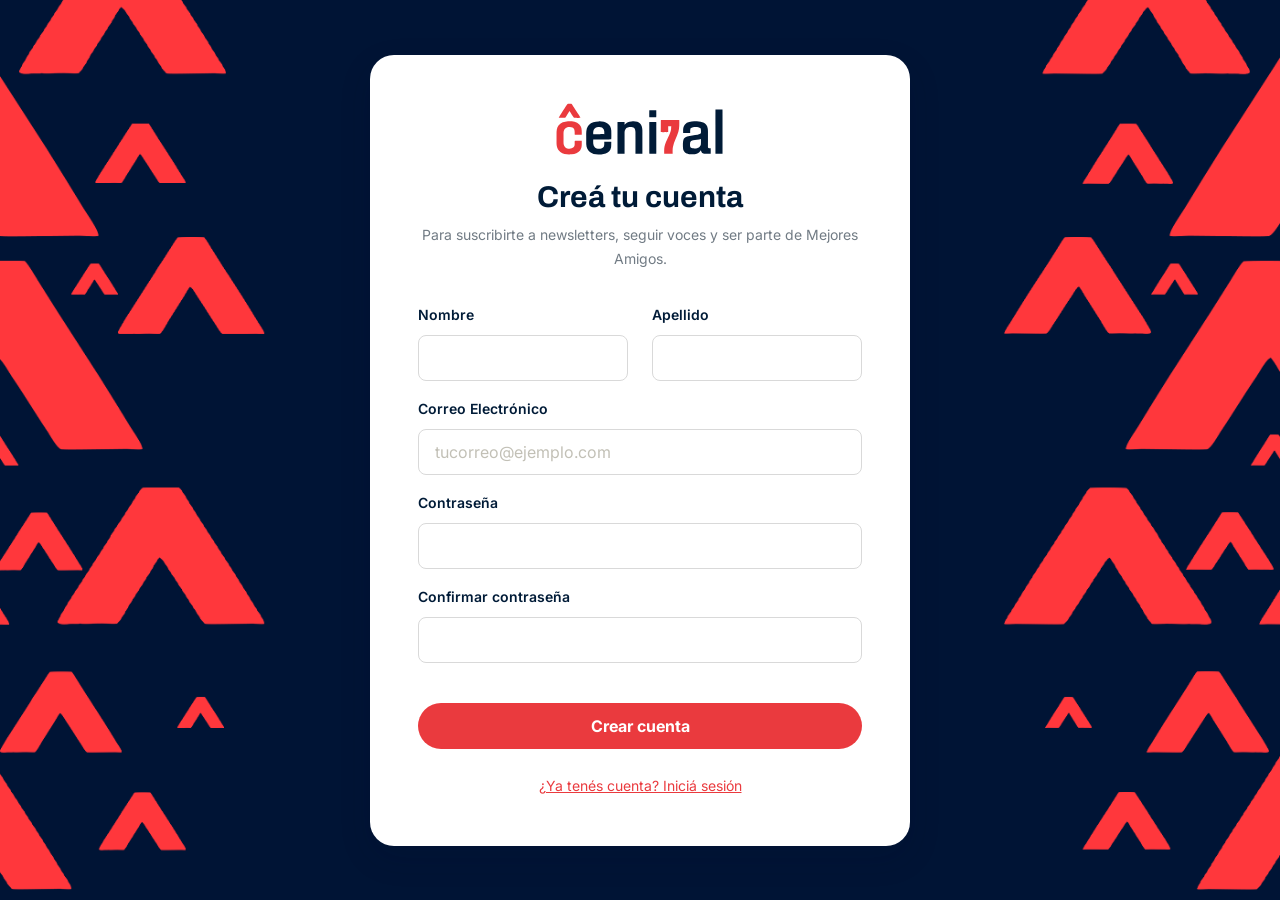
<file: crear-cuenta.html>
<!DOCTYPE html>
<html lang="es">
<head>
    <meta charset="UTF-8">
    <meta name="viewport" content="width=device-width, initial-scale=1.0">
    <title>Creá tu cuenta — Cenital</title>
    <script>document.documentElement.setAttribute('data-theme','light');</script>
    <link rel="stylesheet" href="styles.css">
</head>
<body class="auth-page">

    <main class="auth-card">
        <a href="index.html" class="logo auth-logo" aria-label="Cenital, inicio">
            <img src="imagenes/Cenital.svg" alt="Cenital">
        </a>
        <h1>Creá tu cuenta</h1>
        <p class="auth-sub">Para suscribirte a newsletters, seguir voces y ser parte de Mejores Amigos.</p>

        <form id="signup-form" novalidate>
            <div class="form-alert" id="form-alert" role="alert"></div>

            <div class="form-row">
                <div class="field" id="field-first">
                    <label for="firstName">Nombre</label>
                    <input class="input" type="text" id="firstName" autocomplete="given-name">
                    <span class="field-error" id="err-first">Ingresá tu nombre.</span>
                </div>
                <div class="field" id="field-last">
                    <label for="lastName">Apellido</label>
                    <input class="input" type="text" id="lastName" autocomplete="family-name">
                    <span class="field-error" id="err-last">Ingresá tu apellido.</span>
                </div>
            </div>

            <div class="field" id="field-email">
                <label for="email">Correo Electrónico</label>
                <input class="input" type="email" id="email" autocomplete="email" placeholder="tucorreo@ejemplo.com">
                <span class="field-error" id="err-email">Ingresá un correo electrónico válido.</span>
            </div>

            <div class="field" id="field-password">
                <label for="password">Contraseña</label>
                <input class="input" type="password" id="password" autocomplete="new-password">
                <span class="field-error" id="err-password">La contraseña debe tener al menos 6 caracteres.</span>
            </div>

            <div class="field" id="field-confirm">
                <label for="confirm">Confirmar contraseña</label>
                <input class="input" type="password" id="confirm" autocomplete="new-password">
                <span class="field-error" id="err-confirm">Las contraseñas no coinciden.</span>
            </div>

            <button type="submit" class="btn btn-primary btn-block btn-lg" id="submit-btn">Crear cuenta</button>
        </form>

        <p class="auth-alt"><a href="login.html">¿Ya tenés cuenta? Iniciá sesión</a></p>
    </main>

    <script src="app.js"></script>
    <script>
        var form = document.getElementById("signup-form");
        var f = {
            first: document.getElementById("firstName"),
            last: document.getElementById("lastName"),
            email: document.getElementById("email"),
            password: document.getElementById("password"),
            confirm: document.getElementById("confirm")
        };
        var alertEl = document.getElementById("form-alert");
        var submitBtn = document.getElementById("submit-btn");

        function setError(id, on) { document.getElementById("field-" + id).classList.toggle("has-error", on); }
        function validEmail(v) { return /^[^\s@]+@[^\s@]+\.[^\s@]+$/.test(v); }

        form.addEventListener("submit", function (e) {
            e.preventDefault();
            alertEl.className = "form-alert";

            var checks = {
                first: f.first.value.trim().length > 0,
                last: f.last.value.trim().length > 0,
                email: validEmail(f.email.value.trim()),
                password: f.password.value.length >= 6,
                confirm: f.confirm.value === f.password.value && f.confirm.value.length > 0
            };
            Object.keys(checks).forEach(function (k) { setError(k, !checks[k]); });

            var allOk = Object.keys(checks).every(function (k) { return checks[k]; });
            if (!allOk) {
                alertEl.textContent = "Revisá los campos marcados antes de continuar.";
                alertEl.classList.add("show");
                return;
            }

            submitBtn.classList.add("is-loading");
            setTimeout(function () {
                var account = {
                    firstName: f.first.value.trim(),
                    lastName: f.last.value.trim(),
                    email: f.email.value.trim()
                };
                // Guardamos la "cuenta" y abrimos sesión (sin backend).
                localStorage.setItem("cenital.account", JSON.stringify(account));
                window.Cenital.Auth.login(account);
                window.location.href = "perfil.html";
            }, 800);
        });

        if (window.Cenital.Auth.isLoggedIn()) window.location.href = "index.html";
    </script>
</body>
</html>
</file>
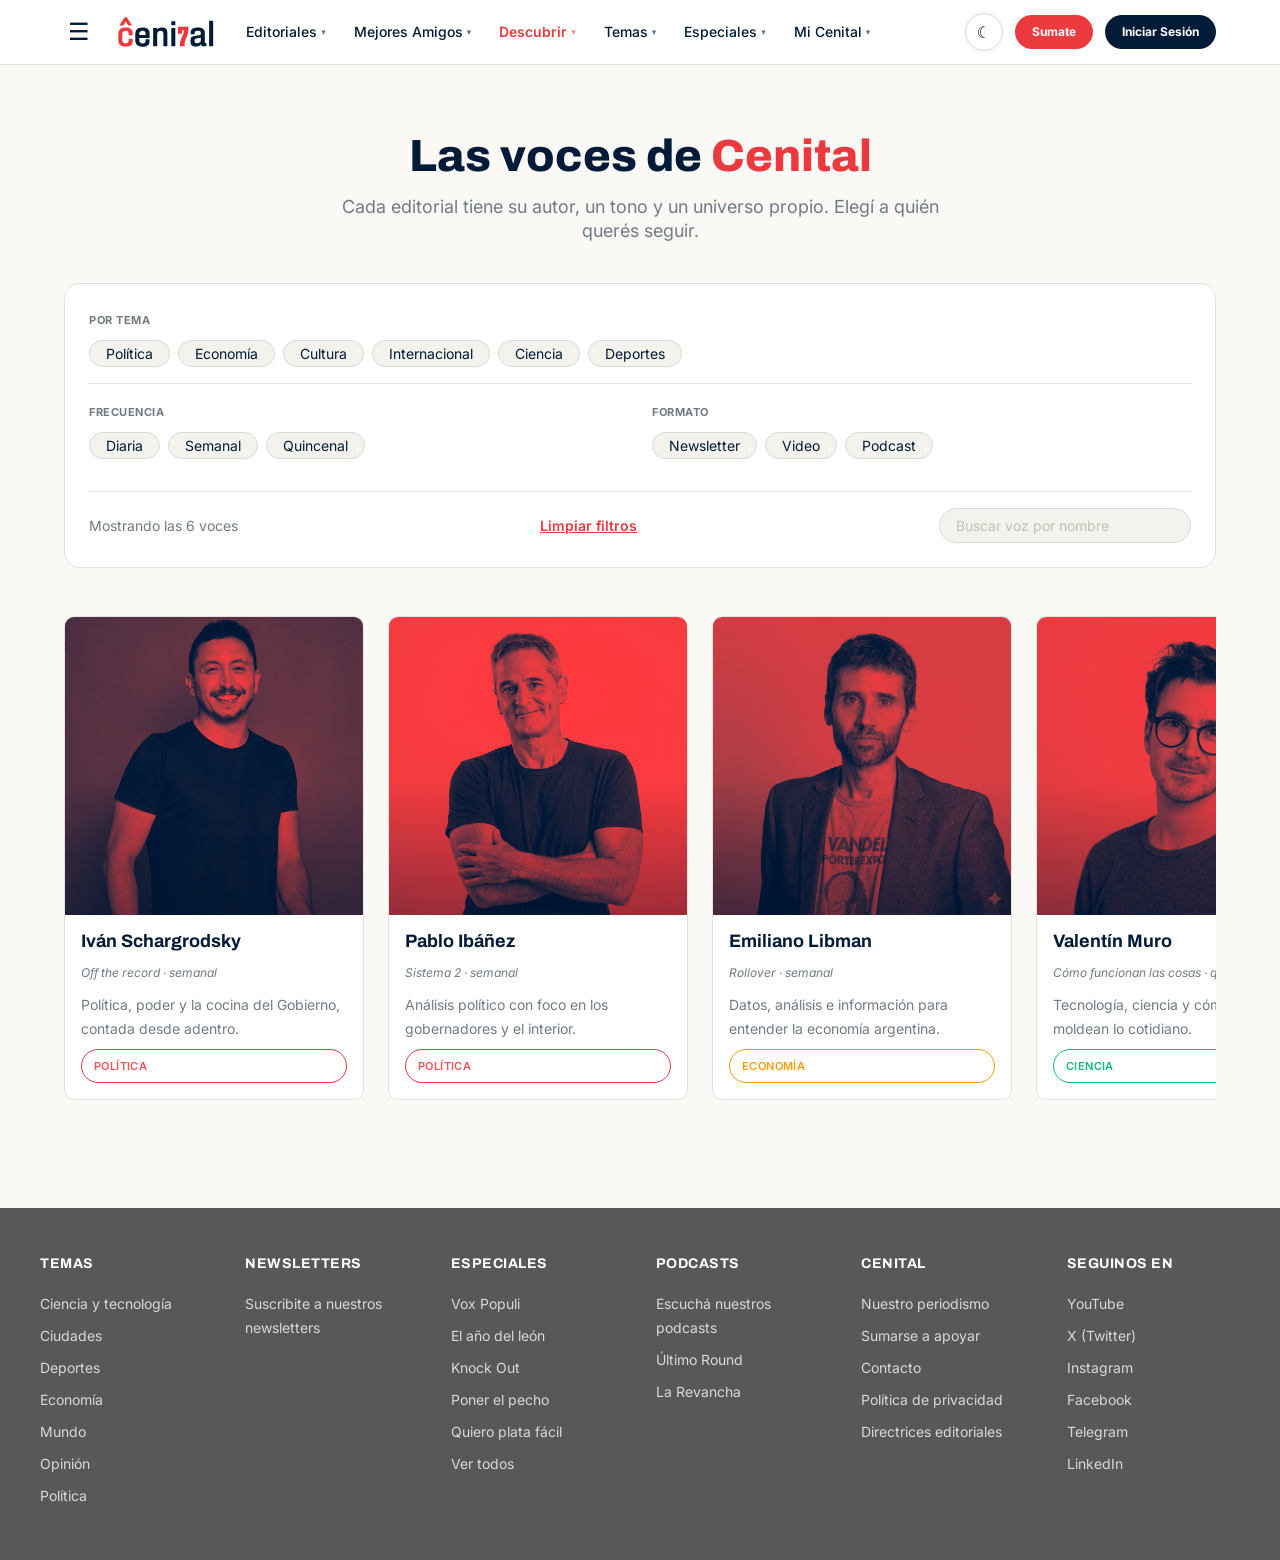
<file: descubrir.html>
<!DOCTYPE html>
<html lang="es">
<head>
    <meta charset="UTF-8">
    <meta name="viewport" content="width=device-width, initial-scale=1.0">
    <title>Descubrir — Cenital</title>
    <script>(function(){try{var t=localStorage.getItem('cenital.theme');if(t!=='light'&&t!=='dark'){t=(window.matchMedia&&matchMedia('(prefers-color-scheme: dark)').matches)?'dark':'light';}document.documentElement.setAttribute('data-theme',t);}catch(e){}})();</script>
    <link rel="stylesheet" href="styles.css">
</head>
<body class="theme-dark" data-page="descubrir">

    <div id="site-header"></div>

    <main class="container" id="discover-root">

        <section class="hero">
            <h1>Las voces de <span class="accent">Cenital</span></h1>
            <p class="lead">Cada editorial tiene su autor, un tono y un universo propio. Elegí a quién querés seguir.</p>
        </section>

        <!-- Panel de filtros -->
        <section class="section" style="padding-top:0">
            <div class="filter-panel">
                <div class="filter-group">
                    <span class="filter-label">Por tema</span>
                    <div class="pill-row" id="filter-categories"></div>
                </div>

                <hr class="filter-divider">

                <div class="filter-cols">
                    <div class="filter-group">
                        <span class="filter-label">Frecuencia</span>
                        <div class="pill-row" id="filter-frequencies"></div>
                    </div>
                    <div class="filter-group">
                        <span class="filter-label">Formato</span>
                        <div class="pill-row" id="filter-formats"></div>
                    </div>
                </div>

                <hr class="filter-divider">

                <div class="filter-footer">
                    <span class="results-count" id="discover-count"></span>
                    <button type="button" class="btn-clear" id="discover-clear">Limpiar filtros</button>
                    <div class="search-wrap">
                        <input type="search" class="search-input" id="discover-search"
                               placeholder="Buscar voz por nombre" aria-label="Buscar voz por nombre">
                    </div>
                </div>
            </div>
        </section>

        <!-- Resultados -->
        <section class="section" style="padding-top:0">
            <div class="discover-carousel" id="discover-results"></div>
        </section>

    </main>

    <div id="site-footer"></div>

    <script src="data.js"></script>
    <!-- Pastillas de filtro: se construyen de forma síncrona antes de app.js
         para que el inicializador del filtro las encuentre disponibles. -->
    <script>
        (function () {
            var D = window.CENITAL_DATA;
            function pills(containerId, group, items) {
                document.getElementById(containerId).innerHTML = items.map(function (it) {
                    return '<button type="button" class="pill" data-filter="' + group +
                        '" data-value="' + it.key + '" aria-pressed="false">' + it.label + '</button>';
                }).join("");
            }
            pills("filter-categories", "categories", D.CATEGORIES);
            pills("filter-frequencies", "frequencies", D.FREQUENCIES);
            pills("filter-formats", "formats", D.FORMATS);
        })();
    </script>
    <script src="app.js"></script>
</body>
</html>
</file>
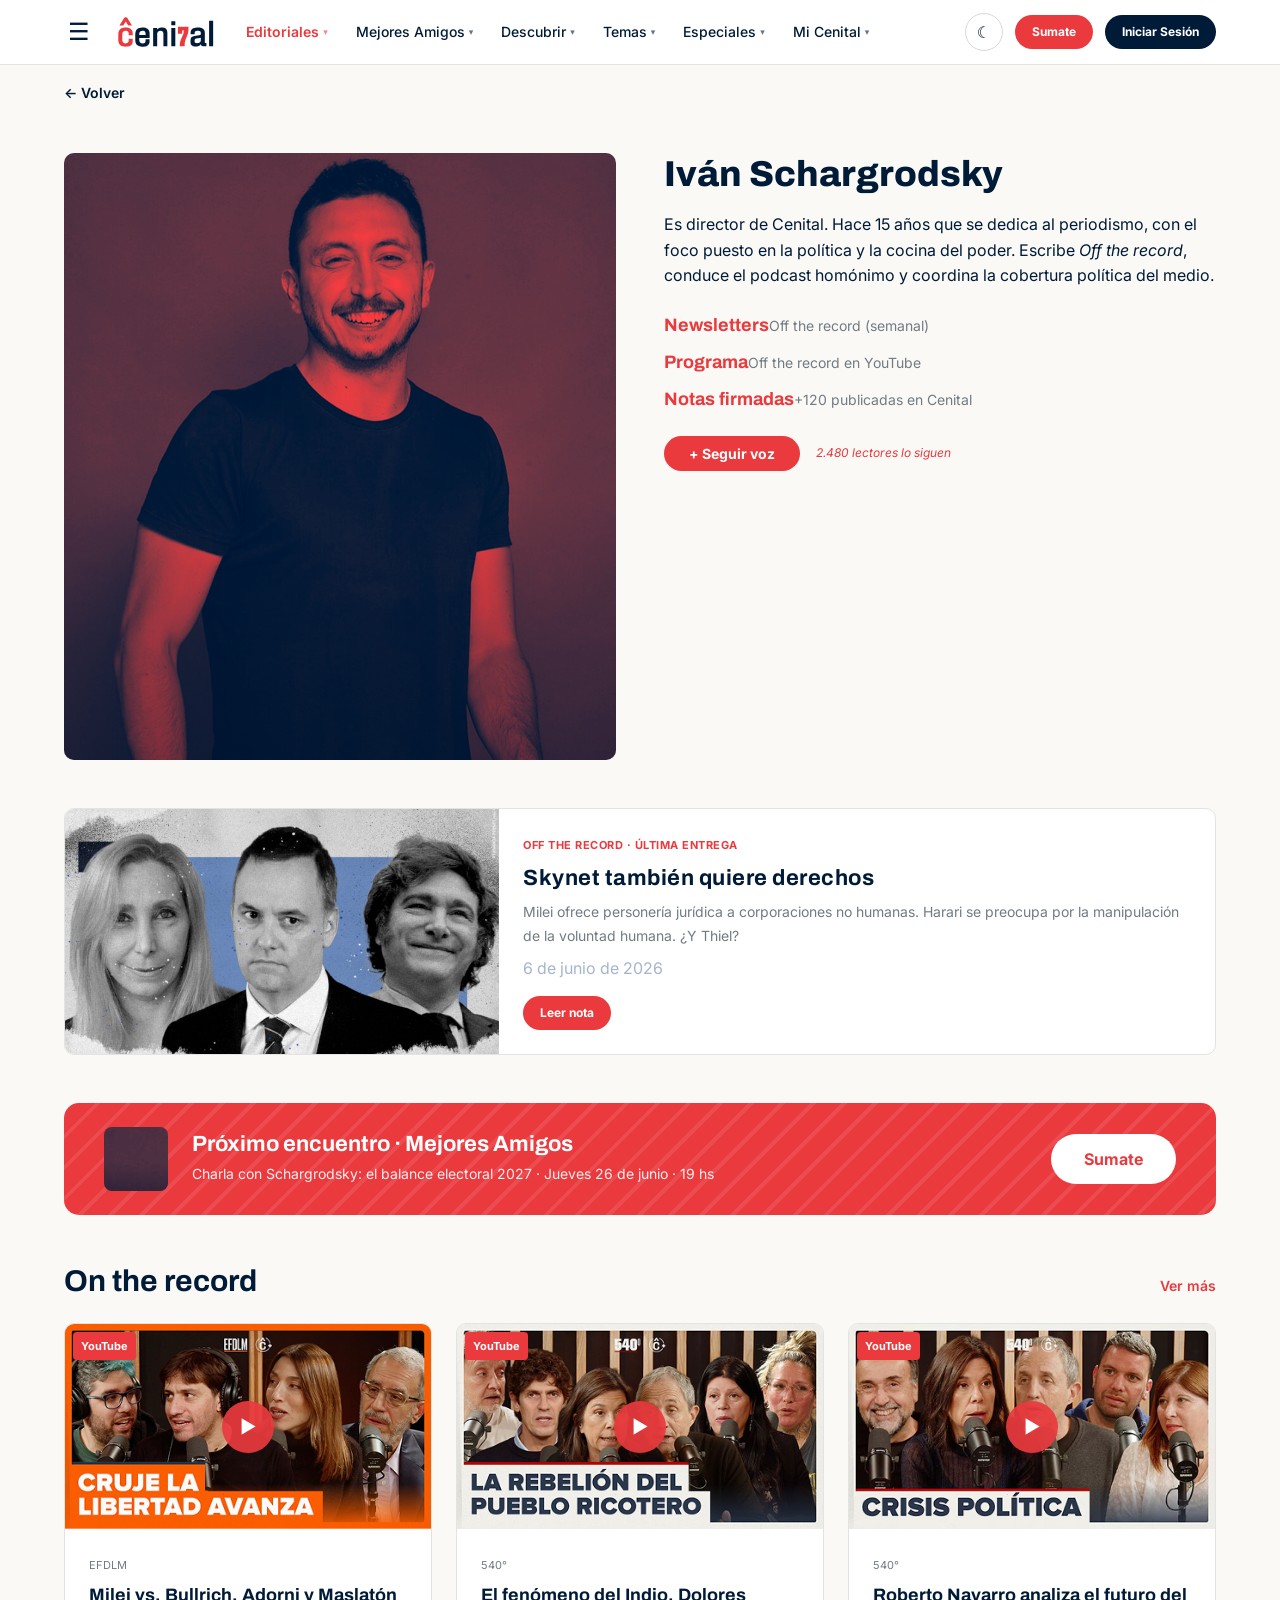
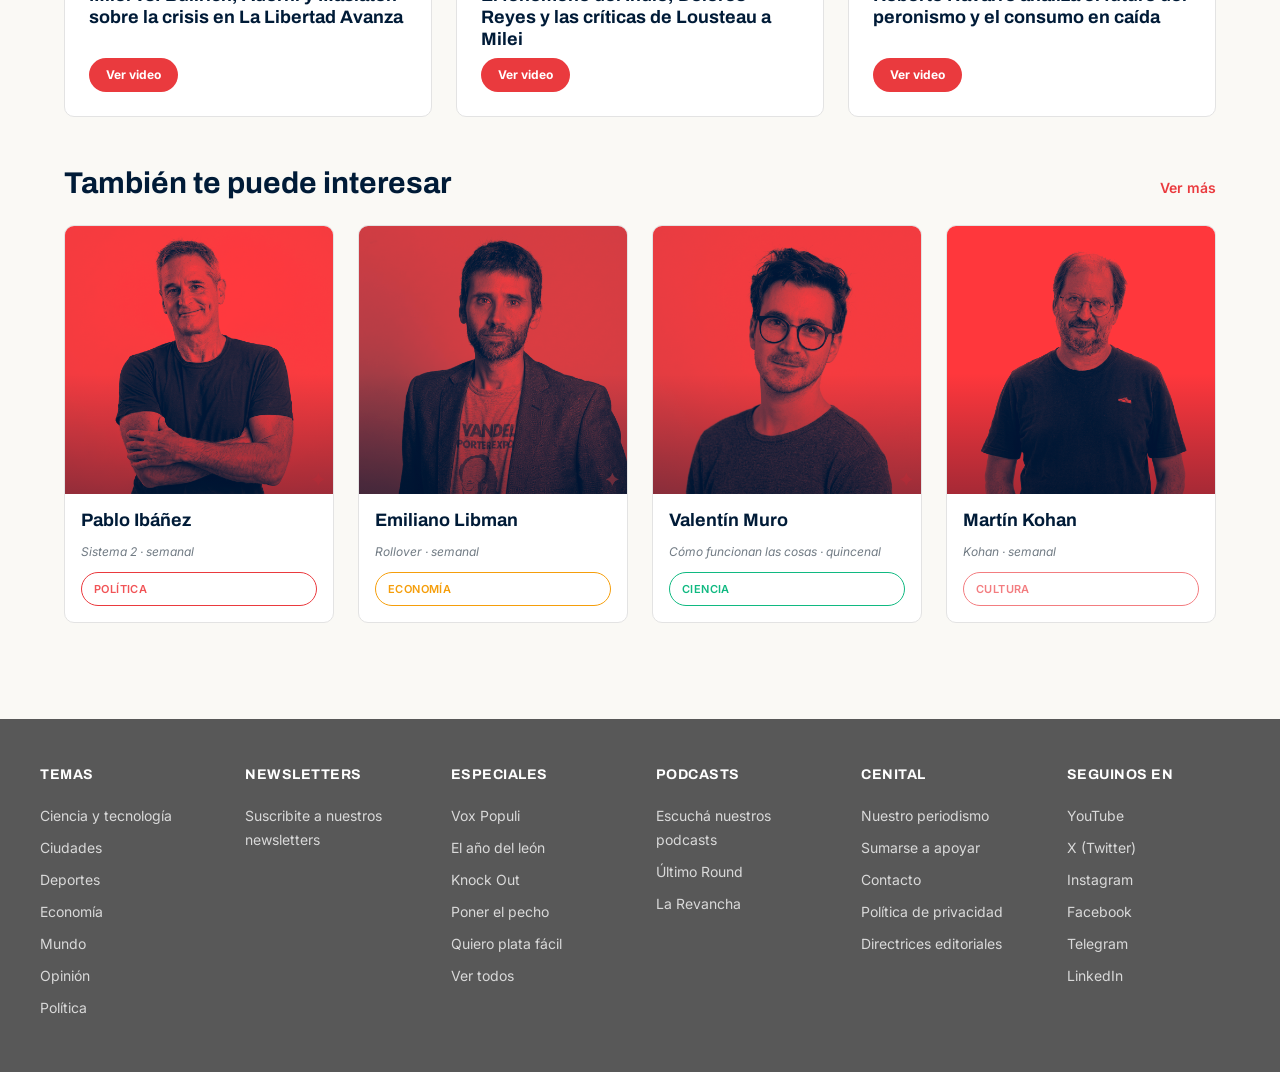
<file: editoriales.html>
<!DOCTYPE html>
<html lang="es">
<head>
    <meta charset="UTF-8">
    <meta name="viewport" content="width=device-width, initial-scale=1.0">
    <title>Iván Schargrodsky — Cenital</title>
    <script>(function(){try{var t=localStorage.getItem('cenital.theme');if(t!=='light'&&t!=='dark'){t=(window.matchMedia&&matchMedia('(prefers-color-scheme: dark)').matches)?'dark':'light';}document.documentElement.setAttribute('data-theme',t);}catch(e){}})();</script>
    <link rel="stylesheet" href="styles.css">
</head>
<body class="theme-light" data-page="editoriales">

    <div id="site-header"></div>

    <main class="container">

        <a href="index.html" class="back-link">&larr; Volver</a>

        <!-- Perfil del autor (se rellena desde AUTHOR_PROFILES según ?id) -->
        <section class="author-hero">
            <div class="author-photo portrait photo" id="author-photo" role="img"></div>
            <div>
                <h1 class="author-name" id="author-name"></h1>
                <p class="author-bio" id="author-bio"></p>
                <div class="author-meta" id="author-meta"></div>
                <div class="author-actions">
                    <button class="btn btn-primary" id="follow-btn" data-following="false">+ Seguir voz</button>
                    <span class="followers" id="follow-count"></span>
                </div>
            </div>
        </section>

        <!-- Última entrega -->
        <section class="section">
            <article class="card-dark card-split">
                <div class="card-img bg-cover cs-img" id="le-img"></div>
                <div class="card-body">
                    <span class="eyebrow" id="le-eyebrow"></span>
                    <h3 style="text-transform:none" id="le-title"></h3>
                    <p id="le-text"></p>
                    <span class="date" style="color:var(--navy-200)" id="le-date"></span>
                    <a id="le-link" class="btn btn-primary btn-sm">Leer nota</a>
                </div>
            </article>
        </section>

        <!-- Banner Mejores Amigos (solo si el autor tiene un evento) -->
        <section class="section" id="event-section" style="padding-top:0">
            <div class="event-banner">
                <div class="chevrons"></div>
                <div class="event-avatar portrait photo" id="ev-avatar" role="img"></div>
                <div class="event-text">
                    <h3 id="ev-title"></h3>
                    <p id="ev-text"></p>
                </div>
                <a href="amigos.html" class="btn btn-primary btn-lg">Sumate</a>
            </div>
        </section>

        <!-- Programa de streaming (solo si el autor tiene uno) -->
        <section class="section" id="videos-section" aria-labelledby="otr-title">
            <div class="section-head">
                <h2 class="section-title" id="otr-title">On the record</h2>
                <a class="link-more" href="#">Ver más</a>
            </div>
            <div class="grid grid-3" id="otr-grid"></div>
        </section>

        <!-- También te puede interesar -->
        <section class="section" aria-labelledby="rec-title">
            <div class="section-head">
                <h2 class="section-title" id="rec-title">También te puede interesar</h2>
                <a class="link-more" href="descubrir.html">Ver más</a>
            </div>
            <div class="grid grid-4" id="rec-grid"></div>
        </section>

    </main>

    <div id="site-footer"></div>

    <script src="data.js"></script>
    <script src="app.js"></script>
    <script>
        document.addEventListener("DOMContentLoaded", function () {
            var D = window.CENITAL_DATA;

            // Autor según ?id; las voces sin perfil caen al de schargrodsky.
            var params = new URLSearchParams(window.location.search);
            var id = params.get("id") || "schargrodsky";
            var P = D.AUTHOR_PROFILES[id] || D.AUTHOR_PROFILES.schargrodsky;
            id = P.id;

            document.title = P.name + " — Cenital";

            // --- Perfil ---
            var photo = document.getElementById("author-photo");
            photo.style.backgroundImage = "url('" + P.image + "')";
            photo.setAttribute("aria-label", P.name);
            document.getElementById("author-name").textContent = P.name;
            document.getElementById("author-bio").innerHTML = P.bio;

            var meta = ['<div><span class="m-title">Newsletters</span><span class="m-value">' + P.newsletters + '</span></div>'];
            if (P.programa) meta.push('<div><span class="m-title">Programa</span><span class="m-value">' + P.programa + '</span></div>');
            meta.push('<div><span class="m-title">Notas firmadas</span><span class="m-value">' + P.notas + '</span></div>');
            document.getElementById("author-meta").innerHTML = meta.join("");

            // --- Última entrega ---
            var le = P.lastEntry;
            document.getElementById("le-img").style.backgroundImage = "url('" + le.image + "')";
            document.getElementById("le-eyebrow").textContent = le.eyebrow;
            document.getElementById("le-title").textContent = le.title;
            document.getElementById("le-text").textContent = le.text;
            document.getElementById("le-date").textContent = le.date;
            document.getElementById("le-link").href = le.href;

            // --- Evento de Mejores Amigos (opcional) ---
            if (P.event) {
                var eva = document.getElementById("ev-avatar");
                eva.style.backgroundImage = "url('" + P.image + "')";
                eva.setAttribute("aria-label", P.name);
                document.getElementById("ev-title").textContent = P.event.title;
                document.getElementById("ev-text").textContent = P.event.text;
            } else {
                document.getElementById("event-section").remove();
            }

            // --- Programa de streaming / videos (opcional) ---
            if (P.showVideos) {
                document.getElementById("otr-grid").innerHTML = D.VIDEOS.map(function (v) {
                    var thumb = v.image
                        ? 'class="thumb bg-cover" style="background-image:url(\'' + v.image + '\')"'
                        : 'class="thumb img-mono"';
                    return '<article class="video-card">' +
                        '<div ' + thumb + '><span class="badge">YouTube</span><span class="play">&#9654;</span></div>' +
                        '<div class="card-body"><span class="date">' + v.show + '</span>' +
                        '<h4>' + v.title + '</h4>' +
                        '<a href="#" class="btn btn-primary btn-sm">Ver video</a></div></article>';
                }).join("");
            } else {
                document.getElementById("videos-section").remove();
            }

            // --- Recomendados (carrusel de las demás voces) ---
            document.getElementById("rec-grid").innerHTML = D.VOICES.filter(function (v) {
                return v.id !== id;
            }).slice(0, 4).map(function (v) {
                return '<a class="voice-result" href="editoriales.html?id=' + v.id + '">' +
                    window.Cenital.portrait("vr-img", v) +
                    '<div class="vr-body"><h3>' + v.name + '</h3><p class="vr-role">' + v.role + '</p>' +
                    '<span class="tag tag-cat-' + v.category + '">' + D.categoryLabel(v.category) + '</span></div></a>';
            }).join("");

            // --- Seguir / dejar de seguir (persistido en preferencias) ---
            var btn = document.getElementById("follow-btn");
            var countEl = document.getElementById("follow-count");
            var base = P.followers;
            function sync() {
                var prefs = window.Cenital.Prefs.get();
                var following = prefs.followedAuthors.indexOf(id) !== -1;
                btn.dataset.following = following;
                btn.textContent = following ? "✓ Siguiendo" : "+ Seguir voz";
                btn.classList.toggle("btn-primary", !following);
                btn.classList.toggle("btn-secondary", following);
                countEl.textContent = (base + (following ? 1 : 0)).toLocaleString("es-AR") + " lectores lo siguen";
            }
            btn.addEventListener("click", function () {
                var prefs = window.Cenital.Prefs.get();
                var set = prefs.followedAuthors;
                var i = set.indexOf(id);
                if (i === -1) set.push(id); else set.splice(i, 1);
                window.Cenital.Prefs.set({ followedAuthors: set });
                sync();
            });
            sync();
        });
    </script>
</body>
</html>
</file>
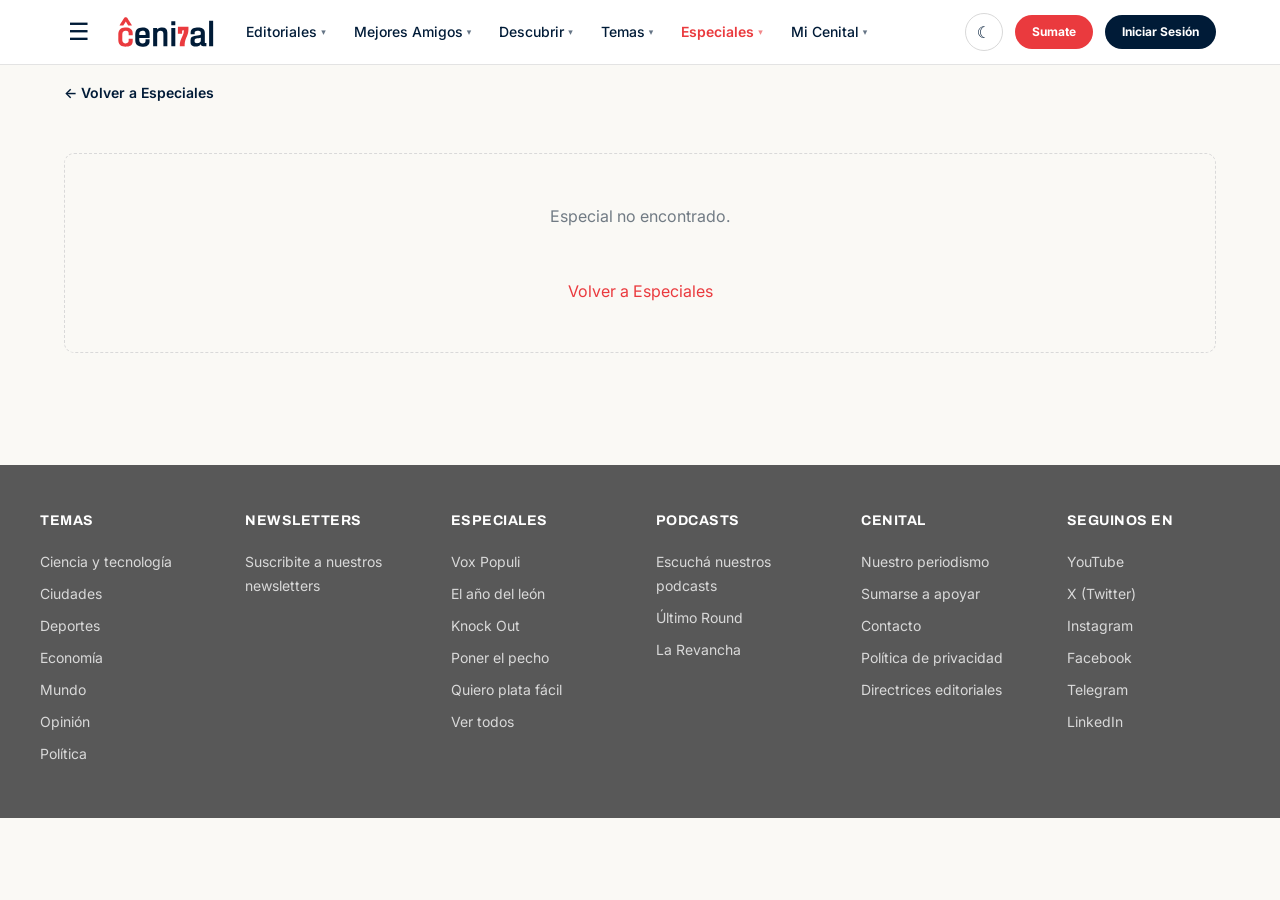
<file: especial.html>
<!DOCTYPE html>
<html lang="es">
<head>
    <meta charset="UTF-8">
    <meta name="viewport" content="width=device-width, initial-scale=1.0">
    <title>Especial — Cenital</title>
    <script>(function(){try{var t=localStorage.getItem('cenital.theme');if(t!=='light'&&t!=='dark'){t=(window.matchMedia&&matchMedia('(prefers-color-scheme: dark)').matches)?'dark':'light';}document.documentElement.setAttribute('data-theme',t);}catch(e){}})();</script>
    <link rel="stylesheet" href="styles.css">
    <style>
        /* ── Banner del especial ── */
        .esp-banner {
            position: relative;
            min-height: 260px;
            display: flex;
            align-items: flex-end;
            overflow: hidden;
            border-radius: var(--radius-lg, 12px);
            margin-bottom: var(--space-40, 2.5rem);
        }
        .esp-banner-bg {
            position: absolute;
            inset: 0;
            background-size: cover;
            background-position: center;
            filter: brightness(0.35);
        }
        .esp-banner-body {
            position: relative;
            z-index: 1;
            padding: var(--space-32, 2rem) var(--space-40, 2.5rem);
            color: #fff;
            width: 100%;
        }
        .esp-banner-eyebrow {
            font-size: var(--fs-caption, .75rem);
            letter-spacing: .08em;
            text-transform: uppercase;
            color: rgba(255,255,255,.7);
            margin-bottom: .5rem;
            display: block;
        }
        .esp-banner-title {
            font-family: var(--font-display, serif);
            font-size: clamp(1.6rem, 4vw, 2.4rem);
            font-weight: 700;
            margin: 0 0 .5rem;
            line-height: 1.15;
        }
        .esp-banner-desc {
            font-size: var(--fs-body, 1rem);
            color: rgba(255,255,255,.8);
            margin: 0;
            max-width: 54ch;
        }

        /* ── Nota destacada ── */
        .esp-featured {
            display: grid;
            grid-template-columns: 1fr 1.8fr;
            gap: var(--space-24, 1.5rem);
            align-items: start;
            margin-bottom: var(--space-40, 2.5rem);
            text-decoration: none;
            color: inherit;
        }
        @media (max-width: 640px) {
            .esp-featured { grid-template-columns: 1fr; }
        }
        .esp-featured-img {
            aspect-ratio: 4/3;
            border-radius: var(--radius-md, 8px);
            background-size: cover;
            background-position: center;
            background-color: var(--surface-2, #eee);
        }
        .esp-featured-body { display: flex; flex-direction: column; gap: .5rem; }
        .esp-featured-title {
            font-family: var(--font-display, serif);
            font-size: clamp(1.1rem, 2.5vw, 1.5rem);
            font-weight: 700;
            line-height: 1.25;
            margin: 0;
            color: var(--text-primary);
        }
        .esp-featured-excerpt {
            font-size: var(--fs-body, 1rem);
            color: var(--text-secondary);
            margin: 0;
            line-height: 1.55;
        }
        .esp-featured-meta {
            font-size: var(--fs-caption, .75rem);
            color: var(--text-tertiary);
            display: flex;
            gap: .5rem;
            align-items: center;
            flex-wrap: wrap;
        }
        .esp-featured-meta .author-mini-photo {
            width: 28px; height: 28px;
            border-radius: 50%;
            background: var(--surface-3, #ccc);
            background-size: cover;
            background-position: center;
            flex-shrink: 0;
        }

        /* ── Sección "Más de…" ── */
        .esp-more-title {
            font-size: var(--fs-label, .85rem);
            font-weight: 700;
            letter-spacing: .04em;
            text-transform: uppercase;
            color: var(--text-tertiary);
            margin: 0 0 var(--space-20, 1.25rem);
            padding-bottom: .5rem;
            border-bottom: 1px solid var(--border-subtle, rgba(0,0,0,.1));
        }
        .esp-article-list { display: flex; flex-direction: column; gap: 0; }

        /* ── Fila de artículo ── */
        .esp-article-row {
            display: grid;
            grid-template-columns: 120px 1fr;
            gap: var(--space-16, 1rem);
            align-items: start;
            padding: var(--space-20, 1.25rem) 0;
            border-bottom: 1px solid var(--border-subtle, rgba(0,0,0,.08));
            text-decoration: none;
            color: inherit;
            transition: opacity .15s;
        }
        .esp-article-row:last-child { border-bottom: none; }
        .esp-article-row:hover { opacity: .78; }
        @media (max-width: 480px) {
            .esp-article-row { grid-template-columns: 88px 1fr; }
        }
        .esp-row-img {
            aspect-ratio: 4/3;
            border-radius: var(--radius-sm, 6px);
            background-size: cover;
            background-position: center;
            background-color: var(--surface-2, #eee);
        }
        .esp-row-body { display: flex; flex-direction: column; gap: .3rem; }
        .esp-row-title {
            font-family: var(--font-display, serif);
            font-size: var(--fs-body, 1rem);
            font-weight: 700;
            line-height: 1.3;
            margin: 0;
            color: var(--text-primary);
        }
        .esp-row-excerpt {
            font-size: var(--fs-small, .875rem);
            color: var(--text-secondary);
            margin: 0;
            line-height: 1.55;
        }
        .esp-row-meta {
            font-size: var(--fs-caption, .75rem);
            color: var(--text-tertiary);
        }

        /* ── Modal de nota ── */
        .note-modal-overlay {
            display: none;
            position: fixed;
            inset: 0;
            background: rgba(0,0,0,.55);
            z-index: 900;
            overflow-y: auto;
            padding: var(--space-32, 2rem) var(--space-16, 1rem);
        }
        .note-modal-overlay.open { display: flex; align-items: flex-start; justify-content: center; }
        .note-modal {
            background: var(--surface-1, #fff);
            color: var(--text-primary);
            border-radius: var(--radius-lg, 12px);
            max-width: 680px;
            width: 100%;
            padding: var(--space-32, 2rem);
            position: relative;
        }
        .note-modal-close {
            position: absolute;
            top: 1rem; right: 1rem;
            background: none; border: none;
            font-size: 1.5rem;
            cursor: pointer;
            color: var(--text-tertiary);
            line-height: 1;
        }
        .note-modal-img {
            width: 100%;
            aspect-ratio: 16/7;
            border-radius: var(--radius-md, 8px);
            background-size: cover;
            background-position: center;
            background-color: var(--surface-2);
            margin-bottom: var(--space-16, 1rem);
        }
        .note-modal-title {
            font-family: var(--font-display, serif);
            font-size: clamp(1.2rem, 3vw, 1.7rem);
            font-weight: 700;
            margin: 0 0 .35rem;
            line-height: 1.2;
        }
        .note-modal-meta {
            font-size: var(--fs-caption, .75rem);
            color: var(--text-tertiary);
            margin-bottom: var(--space-16, 1rem);
        }
        .note-modal-body p {
            font-size: var(--fs-body, 1rem);
            line-height: 1.7;
            color: var(--navy-600, #001b37);
            margin: 0 0 1em;
        }
        .note-modal-body p:last-child { margin-bottom: 0; }
        .note-modal-body p.nm-excerpt {
            font-size: 1.05rem;
            line-height: 1.75;
            color: var(--navy-600, #001b37);
        }
    </style>
</head>
<body data-page="especiales">

    <div id="site-header"></div>

    <main class="container" id="especial-root" style="padding-bottom: var(--space-64, 4rem)">
        <a href="especiales.html" class="back-link">&larr; Volver a Especiales</a>
        <div id="especial-content"></div>
    </main>

    <!-- Modal de nota individual -->
    <div class="note-modal-overlay" id="note-modal" role="dialog" aria-modal="true">
        <div class="note-modal">
            <button class="note-modal-close" id="note-modal-close" aria-label="Cerrar">&times;</button>
            <div class="note-modal-img" id="nm-img"></div>
            <h2 class="note-modal-title" id="nm-title"></h2>
            <div class="note-modal-meta" id="nm-meta"></div>
            <div class="note-modal-body" id="nm-body"></div>
        </div>
    </div>

    <div id="site-footer"></div>

    <script src="data.js"></script>
    <script src="app.js"></script>
    <script>
    document.addEventListener("DOMContentLoaded", function () {
        try {
            var D = window.CENITAL_DATA;
            if (!D) { document.getElementById("especial-content").innerHTML = '<p>Error: no se cargó data.js</p>'; return; }

            var params = new URLSearchParams(window.location.search);
            var id = params.get("id");
            var special = null;
            for (var i = 0; i < D.SPECIALS.length; i++) {
                if (D.SPECIALS[i].id === id) { special = D.SPECIALS[i]; break; }
            }

            var root = document.getElementById("especial-content");

            if (!special) {
                root.innerHTML = '<div class="placeholder-panel" style="margin-top:2rem">Especial no encontrado. <a href="especiales.html" style="color:var(--text-link)">Volver a Especiales</a></div>';
                return;
            }

            document.title = special.title + " — Especial — Cenital";

            var fa = special.featuredArticle || {};
            var articles = special.articles || [];

            // Banner
            var bannerBg = special.image ? 'style="background-image:url(\'' + special.image + '\')"' : '';
            var statusClass = special.status === "En curso" ? "tag-outline-green" : (special.status === "Archivo" ? "tag-outline-gray" : "tag-outline-red");

            // Nota destacada
            var featImgStyle = fa.image ? 'background-image:url(\'' + fa.image + '\')' : '';
            var featuredHtml = fa.title ? (
                '<div class="esp-featured" id="esp-featured-link" style="cursor:pointer">' +
                    '<div class="esp-featured-img" style="' + featImgStyle + '"></div>' +
                    '<div class="esp-featured-body">' +
                        '<h2 class="esp-featured-title">' + fa.title + '</h2>' +
                        '<p class="esp-featured-excerpt">' + fa.excerpt + '</p>' +
                        '<div class="esp-featured-meta">' +
                            '<span>Por ' + fa.author + '</span>' +
                            '<span>·</span>' +
                            '<span>' + fa.date + '</span>' +
                        '</div>' +
                    '</div>' +
                '</div>'
            ) : '';

            // Lista de notas
            var articlesHtml = articles.map(function(a, idx) {
                var imgStyle = a.image ? 'background-image:url(\'' + a.image + '\')' : '';
                return '<div class="esp-article-row" data-article-idx="' + idx + '" style="cursor:pointer">' +
                    '<div class="esp-row-img" style="' + imgStyle + '"></div>' +
                    '<div class="esp-row-body">' +
                        '<h3 class="esp-row-title">' + a.title + '</h3>' +
                        '<p class="esp-row-excerpt">' + a.excerpt + '</p>' +
                        '<span class="esp-row-meta">' + a.date + ' · Por ' + a.author + '</span>' +
                    '</div>' +
                '</div>';
            }).join('');

            root.innerHTML =
                // Banner
                '<div class="esp-banner">' +
                    '<div class="esp-banner-bg" ' + bannerBg + '></div>' +
                    '<div class="esp-banner-body">' +
                        '<span class="esp-banner-eyebrow">' + special.date + '</span>' +
                        '<h1 class="esp-banner-title">' + special.title + '</h1>' +
                        '<p class="esp-banner-desc">' + special.desc + '</p>' +
                    '</div>' +
                '</div>' +
                // Nota destacada
                featuredHtml +
                // Lista
                (articles.length ? (
                    '<p class="esp-more-title">Más de ' + special.title + '</p>' +
                    '<div class="esp-article-list">' + articlesHtml + '</div>'
                ) : '');

            // Click en nota destacada → modal
            var featLink = document.getElementById("esp-featured-link");
            if (featLink && fa.content) {
                featLink.addEventListener("click", function() { openModal(fa); });
            }

            // Click en filas de artículos → modal con contenido real
            root.querySelectorAll(".esp-article-row").forEach(function(row) {
                row.addEventListener("click", function() {
                    var idx = parseInt(row.dataset.articleIdx, 10);
                    openModal(articles[idx]);
                });
            });

        } catch(e) {
            document.getElementById("especial-content").innerHTML = '<p style="color:red">Error: ' + e.message + '</p>';
        }
    });

    function escHtml(str) {
        return (str || '').replace(/"/g, '&quot;').replace(/'/g, '&#39;');
    }

    // Modal
    var modal = document.getElementById("note-modal");
    document.getElementById("note-modal-close").addEventListener("click", closeModal);
    modal.addEventListener("click", function(e) { if (e.target === modal) closeModal(); });
    document.addEventListener("keydown", function(e) { if (e.key === "Escape") closeModal(); });

    function openModal(a) {
        var imgEl = document.getElementById("nm-img");
        imgEl.style.backgroundImage = a.image ? 'url(\'' + a.image + '\')' : '';
        imgEl.style.display = a.image ? '' : 'none';

        document.getElementById("nm-title").textContent = a.title;
        document.getElementById("nm-meta").textContent = 'Por ' + a.author + ' · ' + a.date;

        var bodyEl = document.getElementById("nm-body");
        var hasContent = a.content && a.content.trim().length > 0;
        if (hasContent) {
            var paras = a.content.split(/\n[\s]*\n/);
            bodyEl.innerHTML = paras.map(function(p) {
                var t = p.trim();
                return t ? '<p>' + t + '</p>' : '';
            }).join('');
        } else {
            bodyEl.innerHTML = '<p class="nm-excerpt">' + (a.excerpt || '') + '</p>';
        }

        modal.classList.add("open");
        document.body.style.overflow = "hidden";
    }

    function closeModal() {
        modal.classList.remove("open");
        document.body.style.overflow = "";
    }
    </script>
</body>
</html>
</file>
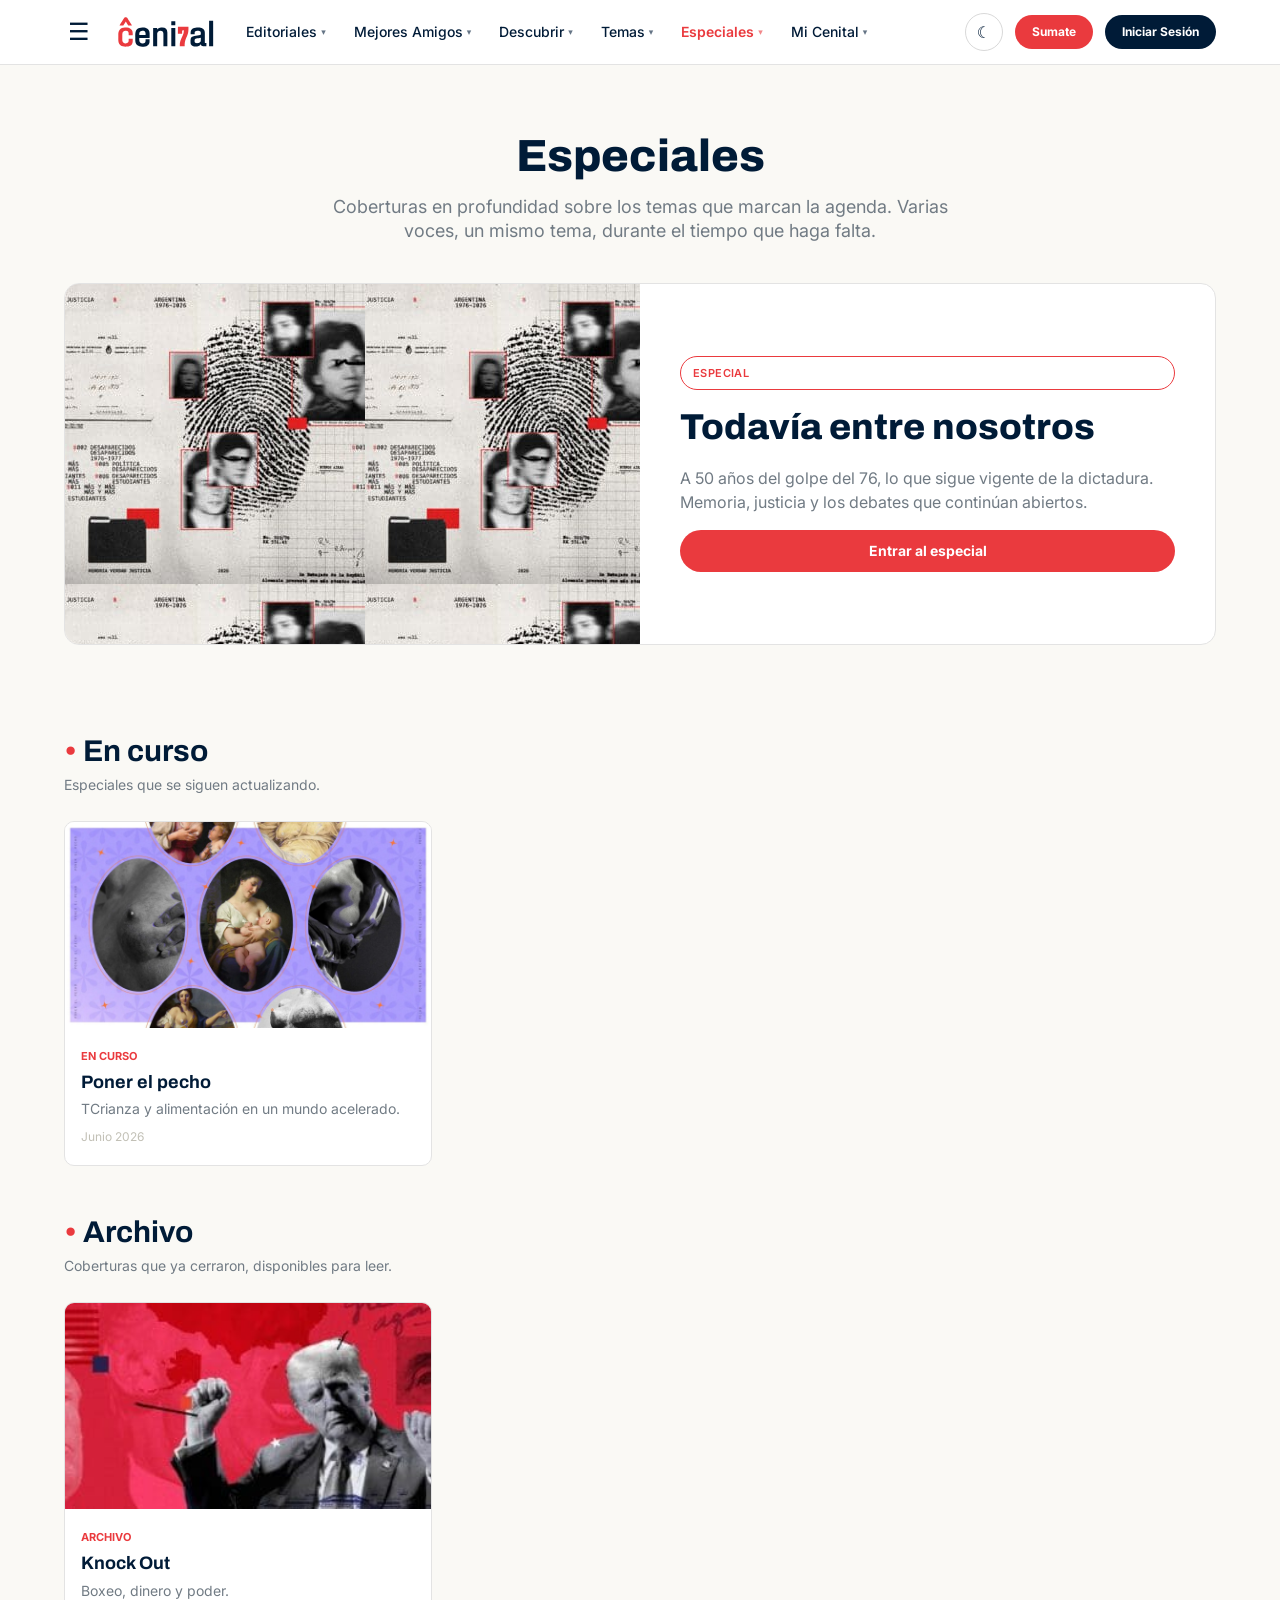
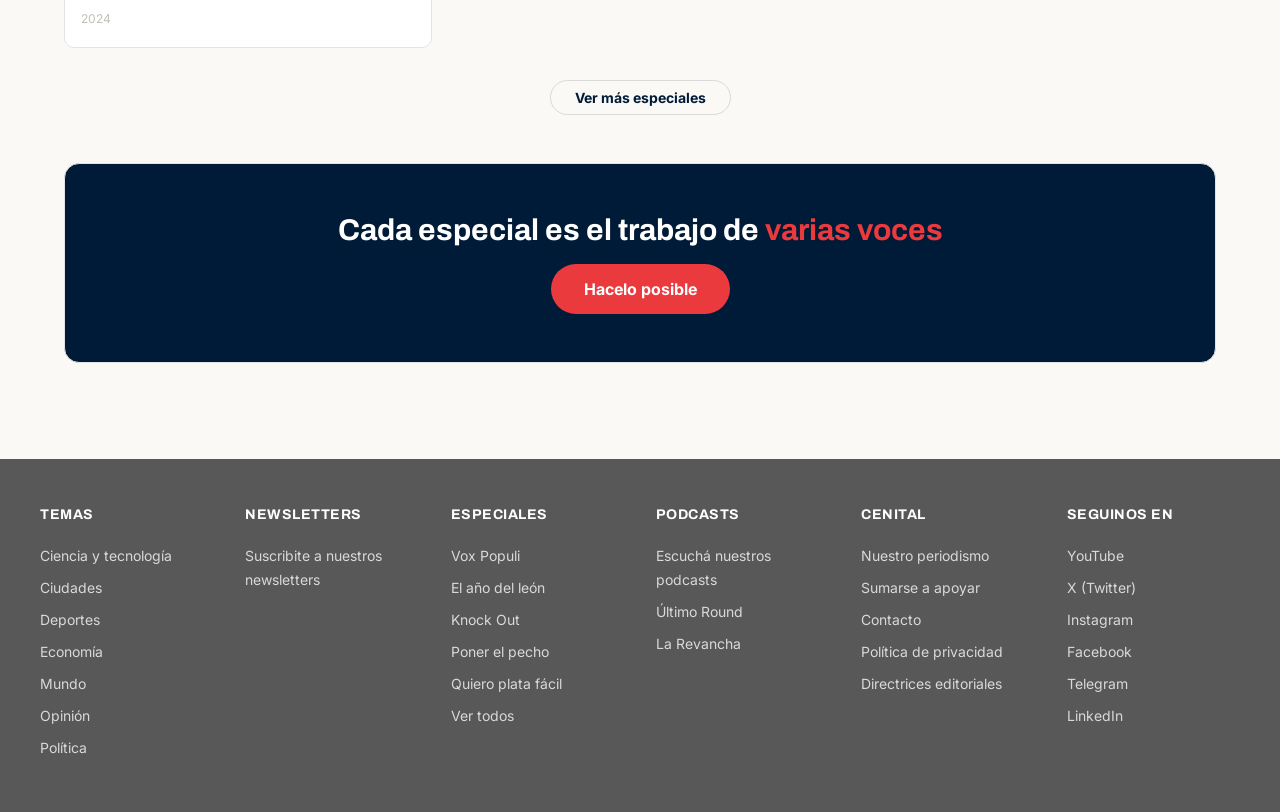
<file: especiales.html>
<!DOCTYPE html>
<html lang="es">
<head>
    <meta charset="UTF-8">
    <meta name="viewport" content="width=device-width, initial-scale=1.0">
    <title>Especiales — Cenital</title>
    <script>(function(){try{var t=localStorage.getItem('cenital.theme');if(t!=='light'&&t!=='dark'){t=(window.matchMedia&&matchMedia('(prefers-color-scheme: dark)').matches)?'dark':'light';}document.documentElement.setAttribute('data-theme',t);}catch(e){}})();</script>
    <link rel="stylesheet" href="styles.css">
</head>
<body class="theme-light" data-page="especiales">

    <div id="site-header"></div>

    <main class="container">

        <section class="hero">
            <h1>Especiales</h1>
            <p class="lead">Coberturas en profundidad sobre los temas que marcan la agenda. Varias voces, un mismo tema, durante el tiempo que haga falta.</p>
        </section>

        <!-- Destacado -->
        <section class="section" style="padding-top:0">
            <article class="especial-feature">
                <div class="ef-img bg-cover" style="background-image:url('imagenes/notas/esp-24m.jpg')"></div>
                <div class="ef-body">
                    <span class="tag tag-outline-red">Especial</span>
                    <h2>Todavía entre nosotros</h2>
                    <p>A 50 años del golpe del 76, lo que sigue vigente de la dictadura. Memoria, justicia y los debates que continúan abiertos.</p>
                    <a href="especial.html?id=todavia" class="btn btn-primary">Entrar al especial</a>
                </div>
            </article>
        </section>

        <!-- En curso -->
        <section class="section" aria-labelledby="curso-title">
            <div class="section-head" style="display:block">
                <h2 class="section-title title-dot" id="curso-title">En curso</h2>
                <p class="section-sub">Especiales que se siguen actualizando.</p>
            </div>
            <div class="grid grid-3" id="encurso-grid"></div>
        </section>

        <!-- Archivo -->
        <section class="section" aria-labelledby="archivo-title">
            <div class="section-head" style="display:block">
                <h2 class="section-title title-dot" id="archivo-title">Archivo</h2>
                <p class="section-sub">Coberturas que ya cerraron, disponibles para leer.</p>
            </div>
            <div class="grid grid-3" id="archivo-grid"></div>
            <div style="text-align:center;margin-top:var(--space-32)">
                <button class="btn btn-ghost-light">Ver más especiales</button>
            </div>
        </section>

        <!-- CTA -->
        <section class="section">
            <div class="cta-dark">
                <h2>Cada especial es el trabajo de <span class="accent2">varias voces</span></h2>
                <a href="amigos.html" class="btn btn-primary btn-lg">Hacelo posible</a>
            </div>
        </section>

    </main>

    <div id="site-footer"></div>

    <script src="data.js"></script>
    <script src="app.js"></script>
    <script>
        document.addEventListener("DOMContentLoaded", function () {
            var D = window.CENITAL_DATA;
            function card(s) {
                var img = s.image
                    ? 'class="em-img bg-cover" style="background-image:url(\'' + s.image + '\')"'
                    : 'class="em-img img-mono"';
                return '<a class="especial-mini" href="especial.html?id=' + s.id + '" style="text-decoration:none;color:inherit">' +
                    '<div ' + img + '></div>' +
                    '<div class="em-body"><span class="status">' + s.status + '</span>' +
                    '<h3>' + s.title + '</h3>' +
                    '<p class="em-desc">' + s.desc + '</p>' +
                    '<span class="meta" style="font-size:var(--fs-caption);color:var(--text-tertiary);font-family:var(--font-body)">' + s.date + '</span>' +
                    '</div></a>';
            }
            document.getElementById("encurso-grid").innerHTML =
                D.SPECIALS.filter(function (s) { return s.status === "En curso"; }).map(card).join("");
            document.getElementById("archivo-grid").innerHTML =
                D.SPECIALS.filter(function (s) { return s.status === "Archivo"; }).map(card).join("");
        });
    </script>
</body>
</html>
</file>
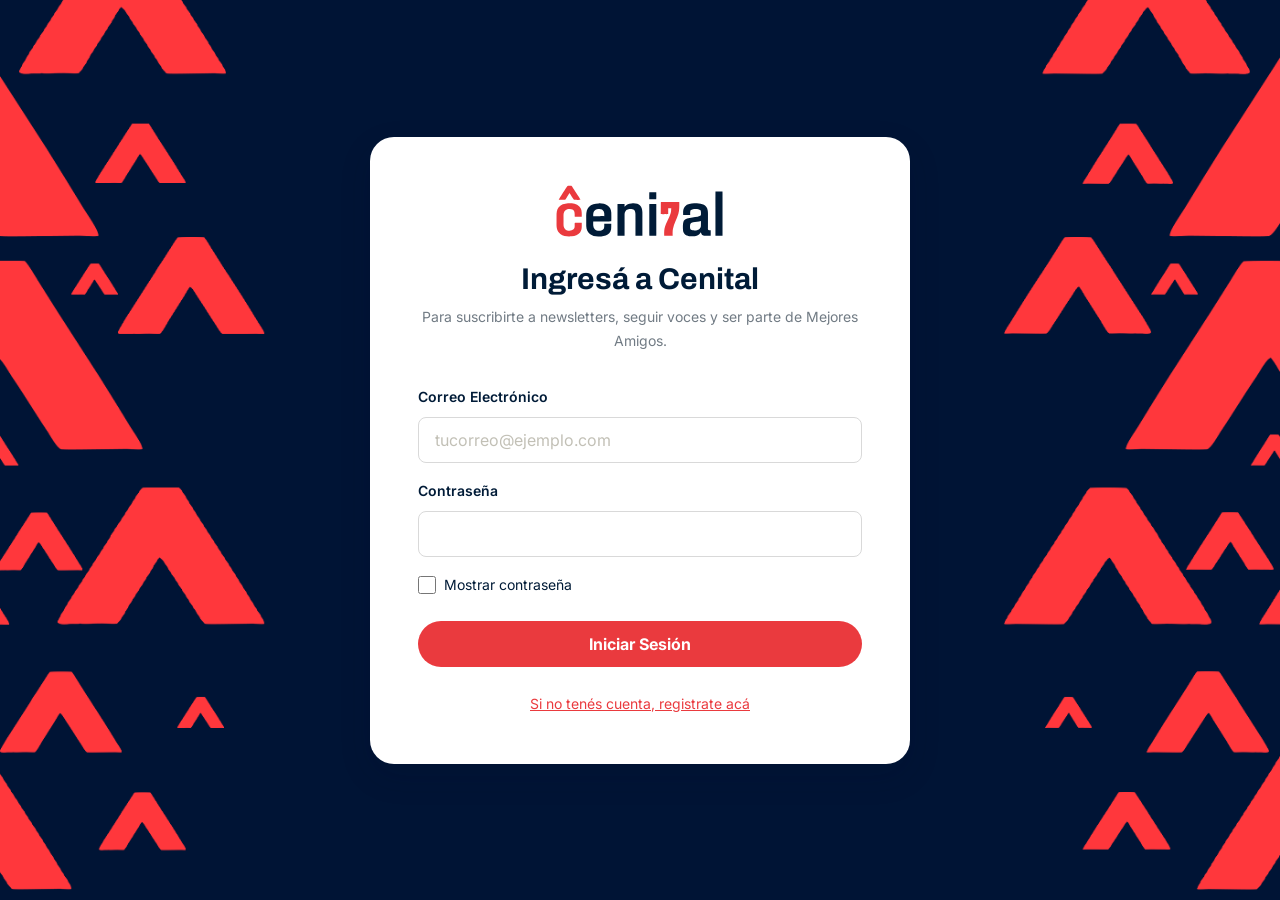
<file: login.html>
<!DOCTYPE html>
<html lang="es">
<head>
    <meta charset="UTF-8">
    <meta name="viewport" content="width=device-width, initial-scale=1.0">
    <title>Iniciar Sesión — Cenital</title>
    <script>document.documentElement.setAttribute('data-theme','light');</script>
    <link rel="stylesheet" href="styles.css">
</head>
<body class="auth-page">

    <main class="auth-card">
        <a href="index.html" class="logo auth-logo" aria-label="Cenital, inicio">
            <img src="imagenes/Cenital.svg" alt="Cenital">
        </a>
        <h1>Ingresá a Cenital</h1>
        <p class="auth-sub">Para suscribirte a newsletters, seguir voces y ser parte de Mejores Amigos.</p>

        <form id="login-form" novalidate>
            <div class="form-alert" id="form-alert" role="alert"></div>

            <div class="field" id="field-email">
                <label for="email">Correo Electrónico</label>
                <input class="input" type="email" id="email" name="email" autocomplete="email"
                       placeholder="tucorreo@ejemplo.com">
                <span class="field-error" id="err-email">Ingresá un correo electrónico válido.</span>
            </div>

            <div class="field" id="field-password">
                <label for="password">Contraseña</label>
                <input class="input" type="password" id="password" name="password" autocomplete="current-password">
                <span class="field-error" id="err-password">Ingresá tu contraseña.</span>
            </div>

            <div class="checkbox-row">
                <input type="checkbox" id="show-pass">
                <label for="show-pass">Mostrar contraseña</label>
            </div>

            <button type="submit" class="btn btn-primary btn-block btn-lg" id="submit-btn">Iniciar Sesión</button>
        </form>

        <p class="auth-alt"><a href="crear-cuenta.html">Si no tenés cuenta, registrate acá</a></p>
    </main>

    <script src="app.js"></script>
    <script>
        var form = document.getElementById("login-form");
        var emailEl = document.getElementById("email");
        var passEl = document.getElementById("password");
        var alertEl = document.getElementById("form-alert");
        var submitBtn = document.getElementById("submit-btn");

        document.getElementById("show-pass").addEventListener("change", function (e) {
            passEl.type = e.target.checked ? "text" : "password";
        });

        function setError(fieldId, on) {
            document.getElementById("field-" + fieldId).classList.toggle("has-error", on);
        }
        function validEmail(v) { return /^[^\s@]+@[^\s@]+\.[^\s@]+$/.test(v); }

        form.addEventListener("submit", function (e) {
            e.preventDefault();
            alertEl.className = "form-alert";

            var emailOk = validEmail(emailEl.value.trim());
            var passOk = passEl.value.trim().length > 0;
            setError("email", !emailOk);
            setError("password", !passOk);
            if (!emailOk || !passOk) return;

            // Estado loading simulado
            submitBtn.classList.add("is-loading");
            setTimeout(function () {
                // Sesión simulada: recuperamos nombre si la cuenta fue creada en este dispositivo.
                var saved = null;
                try { saved = JSON.parse(localStorage.getItem("cenital.account")); } catch (e) {}
                var firstName = (saved && saved.email === emailEl.value.trim()) ? saved.firstName : emailEl.value.split("@")[0];
                var lastName = (saved && saved.email === emailEl.value.trim()) ? saved.lastName : "";
                window.Cenital.Auth.login({ firstName: firstName, lastName: lastName, email: emailEl.value.trim() });
                window.location.href = "index.html";
            }, 700);
        });

        // Si ya hay sesión activa, no tiene sentido quedarse en el login.
        if (window.Cenital.Auth.isLoggedIn()) window.location.href = "index.html";
    </script>
</body>
</html>
</file>
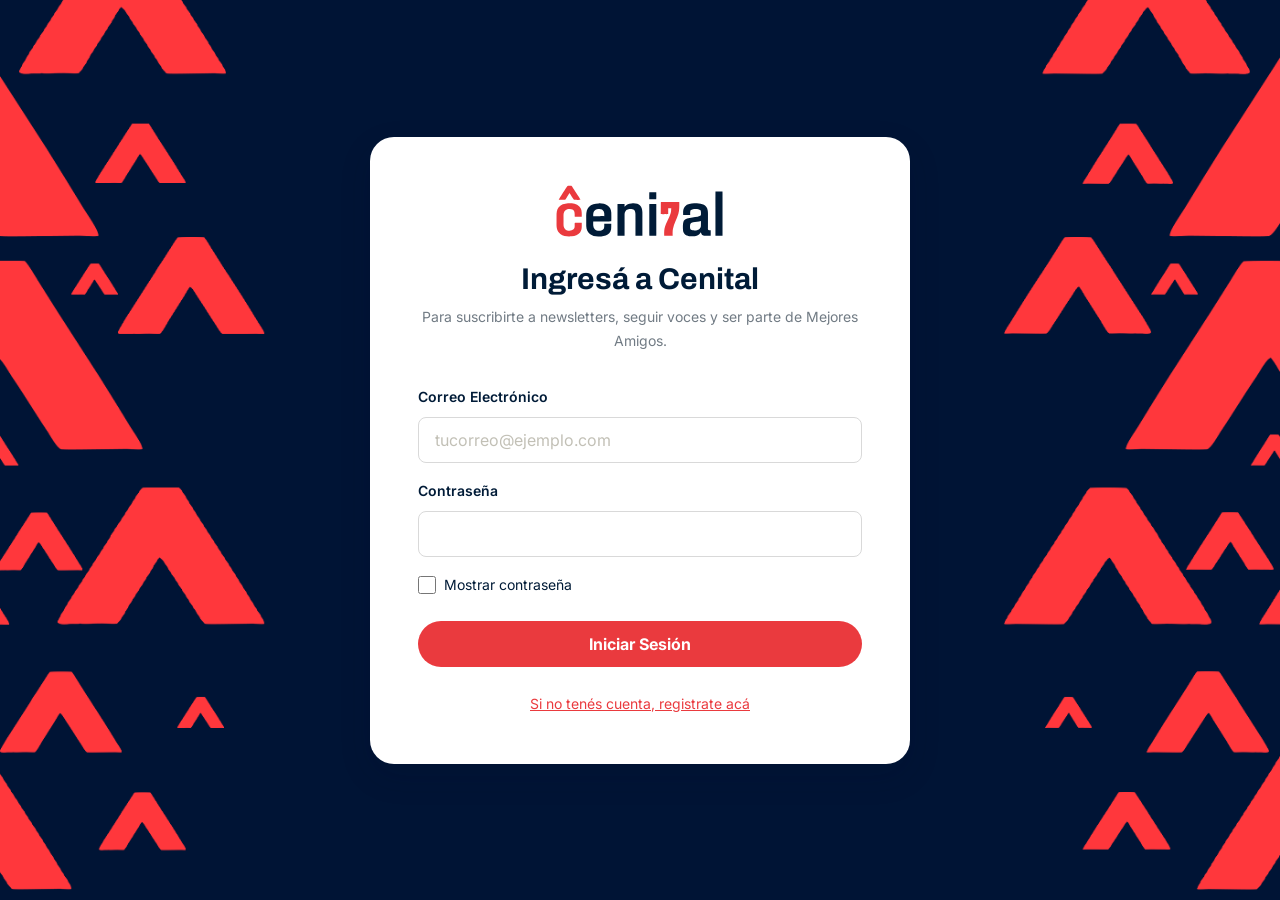
<file: perfil.html>
<!DOCTYPE html>
<html lang="es">
<head>
    <meta charset="UTF-8">
    <meta name="viewport" content="width=device-width, initial-scale=1.0">
    <title>Mi Cenital — Perfil</title>
    <script>(function(){try{var t=localStorage.getItem('cenital.theme');if(t!=='light'&&t!=='dark'){t=(window.matchMedia&&matchMedia('(prefers-color-scheme: dark)').matches)?'dark':'light';}document.documentElement.setAttribute('data-theme',t);}catch(e){}})();</script>
    <link rel="stylesheet" href="styles.css">
</head>
<body class="theme-light" data-page="micenital">

    <div id="site-header"></div>

    <div class="cenital-layout">

        <!-- Sidebar -->
        <aside class="cenital-aside">
            <div class="aside-user">
                <span class="avatar" id="aside-avatar">A</span>
                <div>
                    <div class="hi">Hola,</div>
                    <div class="name" id="aside-name">Lector</div>
                </div>
            </div>
            <nav class="aside-nav" aria-label="Secciones de Mi Cenital">
                <button class="aside-item active" data-panel="perfil">Perfil</button>
                <button class="aside-item" data-panel="newsletters">Mis newsletters <span class="count" id="newsletters-count">5</span></button>
                <button class="aside-item" data-panel="voces">Mis voces <span class="count" id="voces-count">0</span></button>
                <button class="aside-item" data-panel="amigos">Mejores Amigos <span class="dot"></span></button>
                <button class="aside-item" data-panel="notificaciones">Notificaciones <span class="count count-alert" id="notif-count" hidden>0</span></button>
            </nav>
            <div class="aside-logout">
                <button data-logout>Cerrar sesión</button>
            </div>
        </aside>

        <!-- Contenido -->
        <main class="cenital-main">

            <!-- Panel: Perfil -->
            <section data-panel-content="perfil">
                <p class="breadcrumb">Mi Cenital &rsaquo; <b>Perfil</b></p>
                <h1 class="panel-title">Perfil</h1>

                <div class="profile-id">
                    <span class="avatar" id="profile-avatar">A</span>
                    <div>
                        <div class="name" id="profile-name">Lector</div>
                        <div class="since" id="profile-since">Lector desde junio 2026</div>
                    </div>
                </div>

                <form id="profile-form">
                    <h2 class="form-group-title">Información personal</h2>
                    <div class="form-row">
                        <div class="field">
                            <label for="p-first">Nombre</label>
                            <input class="input" type="text" id="p-first">
                        </div>
                        <div class="field">
                            <label for="p-last">Apellido</label>
                            <input class="input" type="text" id="p-last">
                        </div>
                    </div>

                    <hr class="divider">

                    <h2 class="form-group-title">Cuenta</h2>
                    <div class="field">
                        <label for="p-email">Email</label>
                        <input class="input" type="email" id="p-email">
                    </div>

                    <hr class="divider">

                    <!-- Preferencias que personalizan el Home -->
                    <h2 class="form-group-title">Personalizá tu experiencia</h2>
                    <p class="form-hint">Estas preferencias adaptan tu Home: priorizamos tus temas, tus voces y la
                        cantidad de lectura según tu ritmo.</p>

                    <div class="pref-block">
                        <label>Temas de interés</label>
                        <div class="chip-group" id="pref-interests"></div>
                    </div>

                    <div class="pref-block">
                        <label>¿Con qué frecuencia leés?</label>
                        <div class="chip-group" id="pref-frequency"></div>
                    </div>

                    <div class="pref-block">
                        <label>Voces que seguís</label>
                        <div class="chip-group" id="pref-authors"></div>
                    </div>

                    <div class="panel-actions">
                        <button type="submit" class="btn btn-primary">Guardar cambios</button>
                    </div>
                </form>
            </section>

            <!-- Panel: Mis newsletters -->
            <section data-panel-content="newsletters" hidden>
                <p class="breadcrumb">Mi Cenital &rsaquo; <b>Mis newsletters</b></p>
                <h1 class="panel-title">Mis newsletters</h1>
                <p class="form-hint">Administrá a qué newsletters estás suscripto. Las que seguís llegan a tu correo
                    y se priorizan en tu Home.</p>
                <div id="newsletters-panel"></div>
            </section>

            <!-- Paneles "próximamente" -->

            <section data-panel-content="voces" hidden>
                <h1 class="panel-title">Mis voces</h1>
                <div id="voces-panel"></div>
            </section>
            <!-- Panel: Mejores Amigos -->
            <section data-panel-content="amigos" hidden>
                <p class="breadcrumb">Mi Cenital &rsaquo; <b>Mejores Amigos</b></p>
                <h1 class="panel-title">Mejores Amigos</h1>
                <div id="amigos-panel"></div>
            </section>
            <!-- Panel: Notificaciones -->
            <section data-panel-content="notificaciones" hidden>
                <p class="breadcrumb">Mi Cenital &rsaquo; <b>Notificaciones</b></p>
                <h1 class="panel-title">Notificaciones</h1>
                <div id="notif-panel"></div>
            </section>
        </main>
    </div>

    <div id="site-footer"></div>
    <div class="toast" id="toast">Cambios guardados ✓</div>

    <script src="data.js"></script>
    <script src="app.js"></script>
    <script>
        // Requiere sesión
        if (!window.Cenital.Auth.isLoggedIn()) {
            window.location.href = "login.html";
        }

        document.addEventListener("DOMContentLoaded", function () {
            var D = window.CENITAL_DATA;
            var session = window.Cenital.Auth.get() || { firstName: "Lector", lastName: "", email: "" };
            var prefs = window.Cenital.Prefs.get();
            var ini = window.Cenital.initials;

            // Cabecera del usuario
            var fullInitials = ini(session.firstName + " " + (session.lastName || ""));
            document.getElementById("aside-avatar").textContent = ini(session.firstName);
            document.getElementById("profile-avatar").textContent = fullInitials;
            document.getElementById("aside-name").textContent = session.firstName;
            document.getElementById("profile-name").textContent = (session.firstName + " " + (session.lastName || "")).trim();
            document.getElementById("p-first").value = session.firstName || "";
            document.getElementById("p-last").value = session.lastName || "";
            document.getElementById("p-email").value = session.email || "";

            /* ---- Pastillas de preferencias ---- */
            function buildChips(containerId, items, selected, getKey, getLabel, single) {
                var c = document.getElementById(containerId);
                c.innerHTML = items.map(function (it) {
                    var key = getKey(it);
                    var on = single ? selected === key : selected.indexOf(key) !== -1;
                    return '<button type="button" class="chip" data-key="' + key +
                        '" aria-pressed="' + on + '">' + getLabel(it) + '</button>';
                }).join("");
                c.querySelectorAll(".chip").forEach(function (chip) {
                    chip.addEventListener("click", function () {
                        var pressed = chip.getAttribute("aria-pressed") === "true";
                        if (single) {
                            c.querySelectorAll(".chip").forEach(function (x) { x.setAttribute("aria-pressed", "false"); });
                            chip.setAttribute("aria-pressed", pressed ? "false" : "true");
                        } else {
                            chip.setAttribute("aria-pressed", pressed ? "false" : "true");
                        }
                    });
                });
            }

            buildChips("pref-interests", D.CATEGORIES, prefs.interests,
                function (c) { return c.key; }, function (c) { return c.label; }, false);
            buildChips("pref-frequency", D.FREQUENCIES, prefs.readingFrequency,
                function (c) { return c.key; }, function (c) { return c.label; }, true);
            buildChips("pref-authors", D.VOICES, prefs.followedAuthors,
                function (v) { return v.id; }, function (v) { return v.name; }, false);

            function collect(containerId) {
                return Array.prototype.slice.call(
                    document.getElementById(containerId).querySelectorAll('.chip[aria-pressed="true"]')
                ).map(function (c) { return c.dataset.key; });
            }

            // Contador de voces seguidas
            function updateVocesCount() {
                document.getElementById("voces-count").textContent = collect("pref-authors").length;
            }
            updateVocesCount();
            document.getElementById("pref-authors").addEventListener("click", updateVocesCount);

            /* ---- Toast reutilizable ---- */
            var toast = document.getElementById("toast");
            function showToast(msg) {
                toast.textContent = msg;
                toast.classList.add("show");
                clearTimeout(showToast._t);
                showToast._t = setTimeout(function () { toast.classList.remove("show"); }, 2200);
            }

            /* ---- Guardar ---- */
            document.getElementById("profile-form").addEventListener("submit", function (e) {
                e.preventDefault();

                // Actualiza datos de sesión
                window.Cenital.Auth.login({
                    firstName: document.getElementById("p-first").value.trim() || session.firstName,
                    lastName: document.getElementById("p-last").value.trim(),
                    email: document.getElementById("p-email").value.trim() || session.email
                });

                // Guarda preferencias
                window.Cenital.Prefs.set({
                    interests: collect("pref-interests"),
                    readingFrequency: collect("pref-frequency")[0] || "",
                    followedAuthors: collect("pref-authors")
                });

                showToast("Cambios guardados ✓");

                // Refresca cabecera
                var name = document.getElementById("p-first").value.trim() || session.firstName;
                document.getElementById("aside-name").textContent = name;
            });

            /* ---- Panel "Mis voces": hub de contenido por periodista ---- */
            // Para cada voz seguida reunimos todo lo suyo: su newsletter (con
            // estado de suscripción), sus canales (YouTube/podcast según formatos)
            // y sus notas firmadas. Se puede dejar de seguir desde acá.
            function renderVoces() {
                var panel = document.getElementById("voces-panel");
                var ids = window.Cenital.Prefs.get().followedAuthors;
                if (!ids.length) {
                    panel.innerHTML = '<div class="placeholder-panel">Todavía no seguís ninguna voz. ' +
                        'Elegí tus voces en la sección <b>Perfil</b> o en ' +
                        '<a href="descubrir.html" style="color:var(--text-link)">Descubrir</a>.</div>';
                    return;
                }

                panel.innerHTML = ids.map(function (id) {
                    var v = D.voiceById(id); if (!v) return "";
                    var nl = D.NEWSLETTERS.find(function (n) { return n.author === id; });
                    var notas = D.ARTICLES.filter(function (a) { return a.author === id; });
                    var ref = nl ? nl.name : v.name;

                    // Newsletter del autor + suscripción
                    var nlHtml = nl
                        ? '<div class="vh-row">' +
                            '<div class="vh-row-main"><span class="vh-kicker">Newsletter</span>' +
                            '<strong>' + nl.name + '</strong>' +
                            '<span class="vh-sub">' + D.frequencyLabel(nl.frequency) + '</span></div>' +
                            '<button type="button" class="btn btn-sm ' + (isSubscribed(nl.id) ? "btn-secondary" : "btn-primary") +
                            '" data-sub-nl="' + nl.id + '" aria-pressed="' + isSubscribed(nl.id) + '">' +
                            (isSubscribed(nl.id) ? "✓ Suscripto" : "+ Suscribirme") + '</button>' +
                        '</div>'
                        : "";

                    // Canales derivados de los formatos de la voz
                    var chans = [];
                    if (v.formats.indexOf("video") !== -1) chans.push('<a class="vh-channel" href="editoriales.html">▶ ' + ref + ' en YouTube</a>');
                    if (v.formats.indexOf("podcast") !== -1) chans.push('<a class="vh-channel" href="editoriales.html">🎧 Podcast de ' + ref + '</a>');
                    var chansHtml = chans.length
                        ? '<div class="vh-section"><span class="vh-kicker">Canales</span><div class="vh-channels">' + chans.join("") + '</div></div>'
                        : "";

                    // Notas firmadas
                    var notasHtml = notas.length
                        ? '<ul class="vh-notas">' + notas.slice(0, 4).map(function (a) {
                            return '<li><a href="editoriales.html"><span class="vh-nota-title">' + a.title + '</span>' +
                                '<span class="vh-nota-meta">' + a.readingTime + '</span></a></li>';
                        }).join("") + '</ul>'
                        : '<p class="vh-empty">Sin notas firmadas recientes.</p>';

                    return '<section class="voice-hub">' +
                        '<header class="vh-head">' +
                            window.Cenital.portrait("vh-avatar", v) +
                            '<div class="vh-id"><h2>' + v.name + '</h2><p class="vh-role">' + v.role + '</p>' +
                            '<span class="tag tag-cat-' + v.category + '">' + D.categoryLabel(v.category) + '</span></div>' +
                            '<button type="button" class="btn btn-secondary btn-sm" data-unfollow="' + id + '">✓ Siguiendo</button>' +
                        '</header>' +
                        nlHtml + chansHtml +
                        '<div class="vh-section"><span class="vh-kicker">Notas firmadas</span>' + notasHtml + '</div>' +
                    '</section>';
                }).join("");

                // Suscribir / cancelar el newsletter del autor
                panel.querySelectorAll("[data-sub-nl]").forEach(function (btn) {
                    btn.addEventListener("click", function () {
                        var n = D.newsletterById(btn.dataset.subNl);
                        var on = toggleNewsletter(btn.dataset.subNl);
                        showToast(on ? "Te suscribiste a " + n.name + " ✓" : "Cancelaste " + n.name);
                        renderVoces();
                    });
                });
                // Dejar de seguir (sincroniza las pastillas de Perfil y el contador)
                panel.querySelectorAll("[data-unfollow]").forEach(function (btn) {
                    btn.addEventListener("click", function () {
                        var id = btn.dataset.unfollow;
                        var v = D.voiceById(id);
                        var list = window.Cenital.Prefs.get().followedAuthors.slice();
                        var i = list.indexOf(id);
                        if (i !== -1) list.splice(i, 1);
                        window.Cenital.Prefs.set({ followedAuthors: list });
                        var chip = document.querySelector('#pref-authors .chip[data-key="' + id + '"]');
                        if (chip) chip.setAttribute("aria-pressed", "false");
                        updateVocesCount();
                        showToast("Dejaste de seguir a " + v.name);
                        renderVoces();
                    });
                });
            }

            /* ---- Panel "Mis newsletters": administrar suscripciones ---- */
            var newslettersCountEl = document.getElementById("newsletters-count");

            function isSubscribed(id) {
                return window.Cenital.Prefs.get().subscribedNewsletters.indexOf(id) !== -1;
            }
            function updateNewslettersCount() {
                newslettersCountEl.textContent = window.Cenital.Prefs.get().subscribedNewsletters.length;
            }
            // Alterna la suscripción a un newsletter. Devuelve el nuevo estado.
            // Compartido por los paneles "Mis newsletters" y "Mis voces".
            function toggleNewsletter(id) {
                var subs = window.Cenital.Prefs.get().subscribedNewsletters.slice();
                var i = subs.indexOf(id);
                var on = i === -1;
                if (on) subs.push(id); else subs.splice(i, 1);
                window.Cenital.Prefs.set({ subscribedNewsletters: subs });
                updateNewslettersCount();
                return on;
            }

            function newsletterCard(n, subscribed) {
                var v = D.voiceById(n.author);
                var author = v ? v.name : "";
                return '<article class="nl-card' + (subscribed ? " is-on" : "") + '" data-id="' + n.id + '">' +
                    window.Cenital.portrait("nl-thumb", v || { name: n.name }) +
                    '<div class="nl-info">' +
                        '<div class="nl-head"><h3>' + n.name + '</h3>' +
                        '<span class="nl-freq">' + D.frequencyLabel(n.frequency) + '</span></div>' +
                        '<div class="nl-meta"><span class="nl-author">por ' + author + '</span>' +
                        '<span class="tag tag-cat-' + n.category + '">' + D.categoryLabel(n.category) + '</span></div>' +
                        '<p class="nl-desc">' + n.desc + '</p>' +
                    '</div>' +
                    '<div class="nl-action">' +
                        '<button type="button" class="btn btn-sm ' + (subscribed ? "btn-secondary" : "btn-primary") +
                        '" data-toggle-nl="' + n.id + '" aria-pressed="' + subscribed + '">' +
                        (subscribed ? "✓ Suscripto" : "+ Suscribirme") + '</button>' +
                    '</div>' +
                '</article>';
            }

            function renderNewsletters() {
                var panel = document.getElementById("newsletters-panel");
                var subs = D.NEWSLETTERS.filter(function (n) { return isSubscribed(n.id); });
                var rest = D.NEWSLETTERS.filter(function (n) { return !isSubscribed(n.id); });

                var subsHtml = subs.length
                    ? '<div class="newsletter-list">' + subs.map(function (n) { return newsletterCard(n, true); }).join("") + '</div>'
                    : '<div class="placeholder-panel">Todavía no estás suscripto a ningún newsletter. ' +
                      'Sumá alguno de la lista de abajo.</div>';

                var restHtml = rest.length
                    ? '<section class="newsletter-section">' +
                        '<h2 class="form-group-title">Sumá más newsletters</h2>' +
                        '<div class="newsletter-list">' + rest.map(function (n) { return newsletterCard(n, false); }).join("") + '</div>' +
                      '</section>'
                    : "";

                panel.innerHTML =
                    '<section class="newsletter-section">' +
                        '<h2 class="form-group-title">Tus suscripciones <span class="count">' + subs.length + '</span></h2>' +
                        subsHtml +
                    '</section>' + restHtml;

                panel.querySelectorAll("[data-toggle-nl]").forEach(function (btn) {
                    btn.addEventListener("click", function () {
                        var n = D.newsletterById(btn.dataset.toggleNl);
                        var on = toggleNewsletter(btn.dataset.toggleNl);
                        showToast(on ? "Te suscribiste a " + n.name + " ✓" : "Cancelaste " + n.name);
                        renderNewsletters();
                    });
                });
            }
            updateNewslettersCount();

            /* ---- Panel "Mejores Amigos": eventos exclusivos con gating ---- */
            function isReserved(id) {
                return window.Cenital.Prefs.get().reservedEvents.indexOf(id) !== -1;
            }

            function eventCard(ev, opts) {
                opts = opts || {};
                var v = D.voiceById(ev.host);
                var reserved = !opts.locked && isReserved(ev.id);
                var action = opts.locked
                    ? '<span class="ec-lock" aria-hidden="true">🔒</span>'
                    : '<button type="button" class="btn btn-sm ' + (reserved ? "btn-secondary" : "btn-primary") +
                      '" data-rsvp="' + ev.id + '" aria-pressed="' + reserved + '">' +
                      (reserved ? "✓ Reservado" : "Reservar lugar") + '</button>';
                return '<article class="event-card' + (reserved ? " reserved" : "") + (opts.locked ? " is-locked" : "") + '">' +
                    window.Cenital.portrait("ec-avatar", v || { name: ev.title }) +
                    '<div class="ec-body">' +
                        '<div class="ec-head"><span class="ec-modality">' + ev.modality + '</span>' +
                        '<span class="ec-spots">' + ev.spots + '</span></div>' +
                        '<h3>' + ev.title + '</h3>' +
                        '<p class="ec-when">' + ev.date + '</p>' +
                        '<p class="ec-desc">' + ev.desc + '</p>' +
                    '</div>' +
                    '<div class="ec-action">' + action + '</div>' +
                '</article>';
            }

            function renderAmigos() {
                var panel = document.getElementById("amigos-panel");
                var events = D.FRIENDS_EVENTS;

                // Estado BLOQUEADO: el lector no es socio de Mejores Amigos.
                if (!window.Cenital.Member.isMember()) {
                    panel.innerHTML =
                        '<div class="amigos-lock">' +
                            '<span class="lock-ic" aria-hidden="true">🔒</span>' +
                            '<h2>Una sección solo para Mejores Amigos</h2>' +
                            '<p class="lock-sub">Sumate a Mejores Amigos y accedé a eventos exclusivos: ' +
                            'charlas con periodistas, encuentros con la redacción y prioridad de cupos.</p>' +
                            '<ul class="lock-benefits">' +
                                '<li>Charlas exclusivas con periodistas y firmas</li>' +
                                '<li>Encuentros virtuales y presenciales con la redacción</li>' +
                                '<li>Reserva anticipada y prioridad de cupos</li>' +
                            '</ul>' +
                            '<a href="amigos.html" class="btn btn-primary btn-lg">Suscribirme a Mejores Amigos</a>' +
                        '</div>' +
                        '<h2 class="form-group-title">Lo que te estás perdiendo</h2>' +
                        '<div class="event-list">' +
                            events.map(function (ev) { return eventCard(ev, { locked: true }); }).join("") +
                        '</div>';
                    return;
                }

                // Estado SOCIO: acceso completo a los eventos.
                var m = window.Cenital.Member.get();
                panel.innerHTML =
                    '<div class="amigos-member-bar">' +
                        '<span class="member-badge">✓ Sos Mejor Amigo' +
                        (m && m.amount ? ' · $' + Number(m.amount).toLocaleString("es-AR") + '/mes' : '') + '</span>' +
                        '<a href="amigos.html" class="btn btn-outline btn-sm">Gestionar aporte</a>' +
                    '</div>' +
                    '<h2 class="form-group-title">Próximos eventos exclusivos</h2>' +
                    '<div class="event-list">' +
                        events.map(function (ev) { return eventCard(ev); }).join("") +
                    '</div>';

                panel.querySelectorAll("[data-rsvp]").forEach(function (btn) {
                    btn.addEventListener("click", function () {
                        var id = btn.dataset.rsvp;
                        var list = window.Cenital.Prefs.get().reservedEvents.slice();
                        var i = list.indexOf(id);
                        var ev = D.friendsEventById(id);
                        if (i === -1) { list.push(id); showToast("Reservaste tu lugar en «" + ev.title + "» ✓"); }
                        else { list.splice(i, 1); showToast("Cancelaste tu reserva en «" + ev.title + "»"); }
                        window.Cenital.Prefs.set({ reservedEvents: list });
                        renderAmigos();
                    });
                });
            }

            /* ---- Panel "Notificaciones": feed personalizado ---- */
            // Una notificación de newsletter solo aplica si seguís ese newsletter.
            // Cualquier grupo puede silenciarse desde las preferencias.
            function notifApplicable(n) {
                if (window.Cenital.Prefs.get().mutedNotifGroups.indexOf(n.group) !== -1) return false;
                if (n.kind === "newsletter") return isSubscribed(n.ref);
                return true;
            }
            function notifUnreadCount() {
                var read = window.Cenital.Prefs.get().readNotifications;
                return D.NOTIFICATIONS.filter(function (n) {
                    return notifApplicable(n) && read.indexOf(n.id) === -1;
                }).length;
            }
            function updateNotifCount() {
                var c = notifUnreadCount();
                var el = document.getElementById("notif-count");
                el.textContent = c;
                el.hidden = c === 0;
            }

            function notifGroupLabel(n) {
                if (n.kind === "newsletter") { var nl = D.newsletterById(n.ref); return nl ? nl.name : "Newsletter"; }
                return { efemeride: "Efeméride", especial: "Especial", nota: "Destacada" }[n.kind] || "Cenital";
            }
            function notifIcon(n) {
                if (n.kind === "newsletter") {
                    var nl = D.newsletterById(n.ref);
                    var v = nl ? D.voiceById(nl.author) : null;
                    return window.Cenital.portrait("notif-avatar", v || { name: n.title });
                }
                var emoji = { efemeride: "📅", especial: "★", nota: "📰" }[n.kind] || "🔔";
                return '<span class="notif-icon notif-' + n.kind + '" aria-hidden="true">' + emoji + '</span>';
            }
            function notifItem(n, read) {
                return '<a class="notif-item' + (read ? "" : " unread") + '" href="' + n.href + '" data-notif="' + n.id + '">' +
                    notifIcon(n) +
                    '<div class="notif-body">' +
                        '<div class="notif-top"><span class="notif-tag">' + notifGroupLabel(n) + '</span>' +
                        '<span class="notif-date">' + n.date + '</span></div>' +
                        '<h3>' + n.title + '</h3><p>' + n.text + '</p>' +
                    '</div>' +
                    (read ? '' : '<span class="notif-dot" aria-label="Sin leer"></span>') +
                '</a>';
            }

            var notifView = "todas"; // filtro de vista (no se persiste)
            function renderNotif() {
                var panel = document.getElementById("notif-panel");
                var read = window.Cenital.Prefs.get().readNotifications;
                var muted = window.Cenital.Prefs.get().mutedNotifGroups;
                var unread = notifUnreadCount();

                var applicable = D.NOTIFICATIONS.filter(notifApplicable);
                var list = applicable.filter(function (n) { return notifView === "todas" || n.group === notifView; });

                var tabs = [["todas", "Todas"], ["newsletter", "Newsletters"], ["destacado", "Destacadas"]]
                    .map(function (t) {
                        return '<button type="button" class="chip" data-notif-view="' + t[0] +
                            '" aria-pressed="' + (notifView === t[0]) + '">' + t[1] + '</button>';
                    }).join("");

                var feed = list.length
                    ? '<div class="notif-list">' + list.map(function (n) { return notifItem(n, read.indexOf(n.id) !== -1); }).join("") + '</div>'
                    : '<div class="placeholder-panel">No hay notificaciones en esta vista.</div>';

                function muteToggle(group, title, desc) {
                    var on = muted.indexOf(group) === -1; // activado = recibís este grupo
                    return '<div class="notif-pref">' +
                        '<div class="np-text"><strong>' + title + '</strong><span>' + desc + '</span></div>' +
                        '<button type="button" class="switch" role="switch" aria-checked="' + on + '" data-mute-group="' + group + '"></button>' +
                    '</div>';
                }

                panel.innerHTML =
                    '<div class="notif-head">' +
                        '<p class="notif-summary">' + (unread ? 'Tenés <strong>' + unread + '</strong> sin leer' : 'Estás al día ✓') + '</p>' +
                        (unread ? '<button type="button" class="btn btn-outline btn-sm" id="notif-readall">Marcar todas como leídas</button>' : '') +
                    '</div>' +
                    '<div class="chip-group notif-filters">' + tabs + '</div>' +
                    feed +
                    '<hr class="divider">' +
                    '<h2 class="form-group-title">Preferencias de notificaciones</h2>' +
                    muteToggle("newsletter", "Avisos de newsletters que seguís", "Nuevas entregas de tus suscripciones.") +
                    muteToggle("destacado", "Especiales y efemérides", "Notas destacadas y fechas relevantes de Cenital.");

                // Cambiar de vista
                panel.querySelectorAll("[data-notif-view]").forEach(function (b) {
                    b.addEventListener("click", function () { notifView = b.dataset.notifView; renderNotif(); });
                });
                // Marcar como leída al abrir (la navegación ocurre después del write)
                panel.querySelectorAll(".notif-item").forEach(function (a) {
                    a.addEventListener("click", function () {
                        var id = a.dataset.notif;
                        var r = window.Cenital.Prefs.get().readNotifications.slice();
                        if (r.indexOf(id) === -1) { r.push(id); window.Cenital.Prefs.set({ readNotifications: r }); }
                    });
                });
                // Marcar todas como leídas
                var readall = document.getElementById("notif-readall");
                if (readall) readall.addEventListener("click", function () {
                    var ids = D.NOTIFICATIONS.filter(notifApplicable).map(function (n) { return n.id; });
                    window.Cenital.Prefs.set({ readNotifications: ids });
                    updateNotifCount(); renderNotif();
                });
                // Silenciar / activar grupos
                panel.querySelectorAll("[data-mute-group]").forEach(function (sw) {
                    sw.addEventListener("click", function () {
                        var g = sw.dataset.muteGroup;
                        var m = window.Cenital.Prefs.get().mutedNotifGroups.slice();
                        var i = m.indexOf(g);
                        if (i === -1) m.push(g); else m.splice(i, 1);
                        window.Cenital.Prefs.set({ mutedNotifGroups: m });
                        updateNotifCount(); renderNotif();
                    });
                });

                updateNotifCount();
            }
            updateNotifCount();

            /* ---- Navegación entre paneles ---- */
            document.querySelectorAll(".aside-item").forEach(function (btn) {
                btn.addEventListener("click", function () {
                    var target = btn.dataset.panel;
                    document.querySelectorAll(".aside-item").forEach(function (b) { b.classList.remove("active"); });
                    btn.classList.add("active");
                    document.querySelectorAll("[data-panel-content]").forEach(function (s) {
                        s.hidden = s.dataset.panelContent !== target;
                    });
                    if (target === "voces") renderVoces();
                    if (target === "newsletters") renderNewsletters();
                    if (target === "amigos") renderAmigos();
                    if (target === "notificaciones") renderNotif();
                });
            });
        });
    </script>
</body>
</html>
</file>
<file: styles.css>
/* =================================================================
   CENITAL — Sistema de diseño
   Variables derivadas de cenital-tokens.json. Se evita el uso de
   valores hardcodeados cuando existe un token equivalente.
   ================================================================= */

@import url('https://fonts.googleapis.com/css2?family=Archivo:wght@600;700;800&family=Inter:wght@400;500;600;700&display=swap');

:root {
    /* ---- Color · base · neutral ---- */
    --neutral-0:   #ffffff;
    --neutral-50:  #faf9f5;
    --neutral-100: #f4f2ec;
    --neutral-200: #e3e3e3;
    --neutral-300: #d9d9d9;
    --neutral-400: #c2c0b6;
    --neutral-500: #717b84;
    --neutral-600: #585858;
    --neutral-700: #3a3a3a;
    --neutral-800: #1f1f1f;
    --neutral-900: #000000;

    /* ---- Color · base · navy ---- */
    --navy-100: #d6deeb;
    --navy-200: #a6b5cc;
    --navy-300: #4a5e80;
    --navy-400: #11234a;
    --navy-500: #0f1d40;
    --navy-600: #001b37;
    --navy-700: #001435;
    --navy-800: #0a162f;
    --navy-900: #00102a;

    /* ---- Color · base · red (marca) ---- */
    --red-50:  #fdecec;
    --red-100: #fbd0d1;
    --red-200: #f5a9ab;
    --red-300: #f37d80;
    --red-400: #f15457;
    --red-500: #ea3a3e;
    --red-600: #d6282c;
    --red-700: #b81f23;
    --red-800: #8f1619;

    /* ---- Color · base · estados ---- */
    --scarlet-50:  #fff1f0;
    --scarlet-100: #ffd6d3;
    --scarlet-500: #ff3b30;
    --scarlet-600: #e11d12;
    --scarlet-700: #b3160d;
    --emerald-50:  #ecfdf5;
    --emerald-500: #10b981;
    --emerald-700: #047857;
    --amber-50:    #fffbeb;
    --amber-500:   #f59e0b;
    --amber-700:   #b45309;
    --blue-50:     #eff6ff;
    --blue-500:    #3b82f6;
    --blue-700:    #1d4ed8;

    /* ---- Color · semántico ---- */
    --surface-page:        var(--neutral-50);
    --surface-page-inverse: var(--navy-600);
    --surface-card:        var(--neutral-0);
    --surface-card-hover:  var(--neutral-100);
    --surface-card-inverse: var(--navy-600);
    --surface-sunken:      var(--neutral-100);
    --surface-overlay:     var(--navy-900);
    --surface-disabled:    var(--neutral-200);

    --text-primary:   var(--navy-600);
    --text-secondary: var(--neutral-500);
    --text-tertiary:  var(--neutral-400);
    --text-disabled:  var(--neutral-300);
    --text-inverse:   var(--neutral-0);
    --text-on-accent: var(--neutral-0);
    --text-link:        var(--red-500);
    --text-link-hover:  var(--red-600);
    --text-link-visited: var(--red-700);

    --border-default: var(--neutral-300);
    --border-subtle:  var(--neutral-200);
    --border-strong:  var(--navy-600);
    --border-focus:   var(--red-500);

    --action-primary:          var(--red-500);
    --action-primary-hover:    var(--red-600);
    --action-primary-active:   var(--red-700);
    --action-primary-disabled: var(--red-200);
    --action-secondary:        var(--navy-600);
    --action-secondary-hover:  var(--navy-700);
    --action-secondary-active: var(--navy-800);
    --action-ghost:        var(--neutral-50);
    --action-ghost-hover:  var(--neutral-100);
    --action-ghost-active: var(--neutral-200);

    --status-error:   var(--scarlet-500);
    --status-error-surface: var(--scarlet-50);
    --status-error-content: var(--scarlet-700);
    --status-success: var(--emerald-500);
    --status-success-surface: var(--emerald-50);
    --status-warning: var(--amber-500);
    --status-info:    var(--blue-500);

    /* ---- Tipografía ---- */
    --font-display: 'Archivo', system-ui, sans-serif;
    --font-body:    'Inter', system-ui, sans-serif;

    --fs-display-lg: 64px;  --lh-display-lg: 70px;
    --fs-display:    45px;  --lh-display:    54px;
    --fs-headline:   36px;  --lh-headline:   44px;
    --fs-title:      30px;  --lh-title:      38px;
    --fs-subtitle:   22px;  --lh-subtitle:   28px;
    --fs-body-lg:    18px;  --lh-body-lg:    27px;
    --fs-body:       16px;  --lh-body:       24px;
    --fs-body-sm:    14px;  --lh-body-sm:    20px;
    --fs-label:      14px;  --lh-label:      20px;
    --fs-caption:    12px;  --lh-caption:    18px;
    --fs-overline:   11px;  --lh-overline:   17px;

    /* ---- Espaciado ---- */
    --space-0: 0;
    --space-2: 2px;
    --space-4: 4px;
    --space-8: 8px;
    --space-12: 12px;
    --space-16: 16px;
    --space-24: 24px;
    --space-32: 32px;
    --space-40: 40px;
    --space-48: 48px;
    --space-64: 64px;

    /* ---- Radios ---- */
    --radius-xs: 4px;
    --radius-sm: 8px;
    --radius-md: 10px;
    --radius-lg: 15px;
    --radius-xl: 20px;
    --radius-2xl: 24px;
    --radius-full: 9999px;

    /* ---- Tokens locales (no presentes en el JSON, documentados) ---- */
    --shadow-sm: 0 1px 2px rgba(0, 16, 42, 0.06);
    --shadow-md: 0 4px 12px rgba(0, 16, 42, 0.08);
    --shadow-lg: 0 12px 32px rgba(0, 16, 42, 0.14);
    --transition-fast: 120ms ease;
    --transition-base: 200ms ease;
    --transition-slow: 320ms cubic-bezier(0.4, 0, 0.2, 1);
    --z-nav: 100;
    --z-dropdown: 500;
    --z-overlay: 2000;
    --container: 1200px;
}

/* =================================================================
   MODO OSCURO — remapea los tokens semánticos. Los componentes que
   usan variables semánticas (surface/text/border) se adaptan solos.
   Los acentos de marca (rojo / navy) se mantienen en ambos modos.
   ================================================================= */
:root[data-theme="dark"] {
    --surface-page:         var(--navy-900);
    --surface-page-inverse: var(--neutral-50);
    --surface-card:         var(--navy-600);
    --surface-card-hover:   var(--navy-500);
    --surface-card-inverse: var(--neutral-0);
    --surface-sunken:       var(--navy-800);
    --surface-raised:       var(--navy-500);
    --surface-overlay:      var(--navy-900);
    --surface-disabled:     var(--navy-500);

    --text-primary:   var(--neutral-0);
    --text-secondary: var(--navy-200);
    --text-tertiary:  var(--navy-300);
    --text-disabled:  var(--navy-300);
    --text-inverse:   var(--navy-600);

    --border-default: rgba(255, 255, 255, 0.18);
    --border-subtle:  rgba(255, 255, 255, 0.08);
    --border-strong:  var(--neutral-0);

    --shadow-sm: 0 1px 2px rgba(0, 0, 0, 0.4);
    --shadow-md: 0 4px 12px rgba(0, 0, 0, 0.5);
    --shadow-lg: 0 12px 32px rgba(0, 0, 0, 0.6);
}
:root { color-scheme: light; }
:root[data-theme="dark"] { color-scheme: dark; }

/* =================================================================
   RESET / BASE
   ================================================================= */
*, *::before, *::after { box-sizing: border-box; }
* { margin: 0; padding: 0; }

html { scroll-behavior: smooth; }

body {
    font-family: var(--font-body);
    font-size: var(--fs-body);
    line-height: var(--lh-body);
    color: var(--text-primary);
    background-color: var(--surface-page);
    -webkit-font-smoothing: antialiased;
}

img { display: block; max-width: 100%; }
a { color: inherit; text-decoration: none; }
button { font-family: inherit; cursor: pointer; }
ul { list-style: none; }

h1, h2, h3, h4, h5 { font-family: var(--font-display); line-height: 1.2; }

/* Foco accesible global (no se elimina el outline sin reemplazo) */
:focus-visible {
    outline: 3px solid var(--border-focus);
    outline-offset: 2px;
    border-radius: var(--radius-xs);
}

.visually-hidden {
    position: absolute; width: 1px; height: 1px;
    padding: 0; margin: -1px; overflow: hidden;
    clip: rect(0 0 0 0); white-space: nowrap; border: 0;
}

/* El tema lo controla [data-theme] en <html>; el body usa los tokens
   semánticos (ver regla `body`). Las clases .theme-* quedan sin efecto. */

/* =================================================================
   LAYOUT
   ================================================================= */
.container {
    width: 100%;
    max-width: var(--container);
    margin: 0 auto;
    padding-left: var(--space-24);
    padding-right: var(--space-24);
}

.section { padding-block: var(--space-48); }
.section + .section { padding-top: 0; }

.section-head {
    display: flex;
    align-items: baseline;
    justify-content: space-between;
    margin-bottom: var(--space-24);
    gap: var(--space-16);
}

.section-title {
    font-size: var(--fs-title);
    font-weight: 700;
}

.link-more {
    color: var(--text-link);
    font-size: var(--fs-body-sm);
    font-weight: 600;
    font-family: var(--font-body);
    transition: color var(--transition-fast);
}
.link-more:hover { color: var(--text-link-hover); text-decoration: underline; }

.grid { display: grid; gap: var(--space-24); }
.grid-3 { grid-template-columns: repeat(3, 1fr); }
.grid-4 { grid-template-columns: repeat(4, 1fr); }

/* =================================================================
   LOGO
   ================================================================= */
.logo {
    font-family: var(--font-display);
    font-weight: 800;
    font-size: 22px;
    letter-spacing: -0.5px;
    display: inline-flex;
    align-items: center;
}
.logo .logo-pill {
    background: var(--navy-600);
    color: var(--neutral-0);
    padding: 4px 10px;
    border-radius: var(--radius-sm);
}
.logo .logo-accent { color: var(--action-primary); }

/* =================================================================
   NAVBAR (inyectado por app.js)
   ================================================================= */
/* La navbar es siempre clara (blanca), como la referencia Header.png,
   incluso sobre páginas de tema oscuro. */
.navbar {
    position: sticky;
    top: 0;
    z-index: var(--z-nav);
    border-bottom: 1px solid var(--border-subtle);
    background: var(--surface-card);
    color: var(--text-primary);
}
/* En modo oscuro el logo (SVG con tinta navy) se vuelve monocromo claro */
:root[data-theme="dark"] .navbar .logo-img,
:root[data-theme="dark"] .drawer .logo-img { filter: brightness(0) invert(1); }
.navbar-inner {
    max-width: var(--container);
    margin: 0 auto;
    display: flex;
    align-items: center;
    gap: var(--space-24);
    padding: var(--space-12) var(--space-24);
}
.logo-img { height: 30px; width: auto; display: block; }

.nav-links {
    display: flex;
    align-items: center;
    gap: var(--space-12);
    margin-right: auto;
}
.nav-item { position: relative; }
.nav-item > a {
    display: inline-flex; align-items: center; gap: var(--space-4);
    font-size: var(--fs-body-sm);
    font-weight: 500;
    color: var(--text-primary);
    padding: var(--space-8) var(--space-8);
    border-radius: var(--radius-sm);
    transition: color var(--transition-fast), background-color var(--transition-fast);
}
.nav-item > a:hover { color: var(--action-primary); }
.nav-item > a.active { color: var(--action-primary); font-weight: 600; }
.nav-item .caret { font-size: 9px; opacity: 0.6; transition: transform var(--transition-fast); }
.nav-item:hover .caret { transform: rotate(180deg); }

/* Menú desplegable de cada item */
.nav-dropdown {
    position: absolute;
    top: 100%; left: 0;
    min-width: 200px;
    background: var(--surface-card);
    border: 1px solid var(--border-subtle);
    border-radius: var(--radius-md);
    box-shadow: var(--shadow-md);
    padding: var(--space-8);
    display: flex; flex-direction: column;
    opacity: 0; visibility: hidden; transform: translateY(6px);
    transition: opacity var(--transition-fast), transform var(--transition-fast), visibility var(--transition-fast);
    z-index: var(--z-dropdown);
}
.nav-item:hover .nav-dropdown,
.nav-item:focus-within .nav-dropdown { opacity: 1; visibility: visible; transform: translateY(0); }
.nav-dropdown a {
    font-family: var(--font-body); font-size: var(--fs-body-sm);
    color: var(--text-primary);
    padding: var(--space-8) var(--space-12);
    border-radius: var(--radius-sm);
    white-space: nowrap;
    transition: background-color var(--transition-fast), color var(--transition-fast);
}
.nav-dropdown a:hover { background: var(--surface-card-hover); color: var(--action-primary); }

.nav-actions { display: flex; align-items: center; gap: var(--space-12); }

.nav-greeting {
    display: flex; flex-direction: column; align-items: flex-end;
    line-height: 1.1;
}
.nav-greeting .hi { font-size: var(--fs-caption); color: var(--text-secondary); }
.nav-greeting .name { font-size: var(--fs-body-sm); font-weight: 700; color: var(--text-primary); }

.avatar {
    width: 38px; height: 38px; border-radius: var(--radius-full);
    background: var(--navy-600); color: var(--neutral-0);
    display: grid; place-items: center;
    font-family: var(--font-display); font-weight: 700; font-size: var(--fs-body-sm);
    flex-shrink: 0;
}
:root[data-theme="dark"] .avatar { background: var(--action-primary); }

/* Botón de cambio de tema (claro/oscuro) */
.theme-toggle {
    width: 38px; height: 38px; border-radius: var(--radius-full);
    background: transparent; border: 1px solid var(--border-default);
    color: var(--text-primary);
    display: grid; place-items: center; font-size: 16px;
    transition: background-color var(--transition-fast), color var(--transition-fast), border-color var(--transition-fast);
    flex-shrink: 0;
}
.theme-toggle:hover { background: var(--surface-card-hover); color: var(--action-primary); border-color: var(--action-primary); }
.theme-toggle .icon-dark { display: none; }
.theme-toggle .icon-light { display: block; }
:root[data-theme="dark"] .theme-toggle .icon-dark { display: block; }
:root[data-theme="dark"] .theme-toggle .icon-light { display: none; }

/* Botón hamburguesa: visible siempre (abre el menú lateral), como en el diseño */
.nav-toggle {
    display: inline-flex;
    align-items: center; justify-content: center;
    background: none; border: none;
    font-size: 24px; color: var(--text-primary); line-height: 1;
    padding: var(--space-4);
    border-radius: var(--radius-sm);
    transition: color var(--transition-fast);
}
.nav-toggle:hover { color: var(--action-primary); }

/* =================================================================
   BOTONES
   ================================================================= */
.btn {
    display: inline-flex;
    align-items: center;
    justify-content: center;
    gap: var(--space-8);
    font-family: var(--font-body);
    font-size: var(--fs-body-sm);
    font-weight: 700;
    border: 1px solid transparent;
    border-radius: var(--radius-full);
    padding: var(--space-8) var(--space-24);
    transition: background-color var(--transition-fast), color var(--transition-fast),
                transform var(--transition-fast), border-color var(--transition-fast);
}
.btn:active { transform: translateY(1px); }

.btn-primary { background: var(--action-primary); color: var(--text-on-accent); }
.btn-primary:hover { background: var(--action-primary-hover); }
.btn-primary:active { background: var(--action-primary-active); }
.btn-primary:disabled {
    background: var(--action-primary-disabled);
    color: var(--neutral-0);
    cursor: not-allowed;
    transform: none;
}

.btn-secondary { background: var(--action-secondary); color: var(--text-on-accent); }
.btn-secondary:hover { background: var(--action-secondary-hover); }
.btn-secondary:active { background: var(--action-secondary-active); }

.btn-outline {
    background: transparent;
    border-color: currentColor;
    color: inherit;
    font-weight: 600;
}
.btn-outline:hover { background: rgba(127,127,127,0.08); }

.btn-ghost-light {
    background: transparent;
    border-color: var(--border-default);
    color: var(--text-primary);
}
.btn-ghost-light:hover { background: var(--action-ghost-hover); }

.btn-block { width: 100%; }
.btn-lg { padding: var(--space-12) var(--space-32); font-size: var(--fs-body); }
.btn-sm { padding: var(--space-4) var(--space-16); font-size: var(--fs-caption); }

/* Estado de carga */
.btn.is-loading { color: transparent; position: relative; pointer-events: none; }
.btn.is-loading::after {
    content: ""; position: absolute;
    width: 16px; height: 16px;
    border: 2px solid rgba(255,255,255,0.4);
    border-top-color: #fff;
    border-radius: var(--radius-full);
    animation: spin 0.7s linear infinite;
}
@keyframes spin { to { transform: rotate(360deg); } }

/* =================================================================
   CHIPS / TAGS
   ================================================================= */
.tag {
    display: inline-block;
    font-family: var(--font-body);
    font-size: var(--fs-overline);
    font-weight: 600;
    letter-spacing: 0.4px;
    text-transform: uppercase;
    padding: var(--space-4) var(--space-12);
    border-radius: var(--radius-full);
    background: var(--navy-600);
    color: var(--neutral-0);
}
.tag-outline-red { background: transparent; border: 1px solid var(--action-primary); color: var(--action-primary); }
.tag-cat-politica       { background: transparent; border: 1px solid var(--red-500);     color: var(--red-400); }
.tag-cat-economia       { background: transparent; border: 1px solid var(--amber-500);   color: var(--amber-500); }
.tag-cat-cultura        { background: transparent; border: 1px solid var(--red-300);     color: var(--red-300); }
.tag-cat-internacional  { background: transparent; border: 1px solid var(--blue-500);    color: var(--blue-500); }
.tag-cat-mundo          { background: transparent; border: 1px solid var(--blue-500);    color: var(--blue-500); }
.tag-cat-ciencia        { background: transparent; border: 1px solid var(--emerald-500); color: var(--emerald-500); }
.tag-cat-tecnologia     { background: transparent; border: 1px solid var(--emerald-500); color: var(--emerald-500); }
.tag-cat-deportes       { background: transparent; border: 1px solid var(--emerald-500); color: var(--emerald-500); }
.tag-cat-ciudades       { background: transparent; border: 1px solid var(--navy-300);    color: var(--navy-200); }

/* =================================================================
   IMÁGENES / RETRATOS (placeholder duotono rojo de marca)
   ================================================================= */
.portrait {
    background: linear-gradient(160deg, var(--red-400), var(--red-700));
    position: relative;
    overflow: hidden;
}
.portrait::after {
    content: "";
    position: absolute; inset: 0;
    background: radial-gradient(120% 80% at 50% 0%, rgba(255,255,255,0.18), transparent 60%);
}
.portrait .initials {
    position: absolute; inset: 0;
    display: grid; place-items: center;
    font-family: var(--font-display); font-weight: 800;
    font-size: var(--fs-headline); color: rgba(255,255,255,0.85);
}
/* Retrato con foto real (las fotos ya vienen en duotono rojo de marca) */
.portrait.photo {
    background-size: cover;
    background-position: center top;
    background-repeat: no-repeat;
}
.portrait.photo::after { background: linear-gradient(to top, rgba(0,16,42,0.35), transparent 45%); }
.img-mono {
    background: linear-gradient(135deg, var(--neutral-600), var(--neutral-800));
}
/* Imagen real de nota/newsletter como fondo */
.bg-cover {
    background-size: cover;
    background-position: center;
    background-repeat: no-repeat;
    background-color: var(--surface-sunken);
}

/* =================================================================
   HERO genérico
   ================================================================= */
.hero {
    text-align: center;
    padding: var(--space-64) var(--space-24) var(--space-40);
}
.hero h1 {
    font-size: var(--fs-headline);
    font-weight: 800;
    margin-bottom: var(--space-12);
}
.hero .lead {
    font-size: var(--fs-body-lg);
    color: var(--text-secondary);
    max-width: 640px; margin: 0 auto;
    font-family: var(--font-body);
}
.accent { color: var(--action-primary); }

@media (min-width: 768px) {
    .hero h1 { font-size: var(--fs-display); }
}

/* =================================================================
   HOME · Voces destacadas
   ================================================================= */
/* Carrusel horizontal scrolleable: compacta la sección en una sola fila. */
.voices-grid {
    display: flex;
    gap: var(--space-16);
    overflow-x: auto;
    scroll-snap-type: x mandatory;
    padding-bottom: var(--space-8);
    -webkit-overflow-scrolling: touch;
    scrollbar-width: thin;
    scrollbar-color: var(--navy-300) transparent;
}
.voices-grid::-webkit-scrollbar { height: 8px; }
.voices-grid::-webkit-scrollbar-thumb { background: var(--navy-300); border-radius: var(--radius-full); }
.voices-grid::-webkit-scrollbar-track { background: transparent; }
.voice-card {
    flex: 0 0 auto;
    width: 180px;
    aspect-ratio: 1 / 1.05;
    scroll-snap-align: start;
    border-radius: var(--radius-sm);
    overflow: hidden;
    position: relative;
    display: block;
    transition: transform var(--transition-base);
}
.voice-card:hover { transform: translateY(-4px); }
.voice-card .voice-name {
    position: absolute; left: var(--space-16); bottom: var(--space-16);
    z-index: 2; color: #fff;
    font-family: var(--font-display); font-weight: 700;
    font-size: var(--fs-body-lg);
    text-shadow: 0 1px 8px rgba(0,0,0,0.4);
}
.voice-card.more {
    background: var(--navy-500);
    display: grid; place-items: center;
    color: #E9393E;
    font-family: var(--font-display); font-weight: 700;
    font-size: var(--fs-subtitle);
    text-align: center; padding: var(--space-24);
}
.voice-card.more:hover { background: var(--navy-400); }

/* =================================================================
   HOME · Banner de evento (rojo)
   ================================================================= */
.event-banner {
    background: var(--action-primary);
    color: var(--neutral-0);
    border-radius: var(--radius-lg);
    display: flex;
    align-items: center;
    gap: var(--space-24);
    padding: var(--space-24) var(--space-40);
    position: relative;
    overflow: hidden;
}
.event-banner .chevrons { position: absolute; inset: 0; opacity: 0.18; pointer-events: none;
    background-image:
        repeating-linear-gradient(135deg, rgba(255,255,255,0.5) 0 4px, transparent 4px 22px);
}
.event-banner .event-avatar {
    width: 64px; height: 64px; border-radius: var(--radius-sm);
    background: rgba(0,0,0,0.25); flex-shrink: 0; z-index: 1;
}
.event-banner .event-text { z-index: 1; }
.event-banner h3 { font-size: var(--fs-subtitle); margin-bottom: var(--space-4); }
.event-banner p { font-size: var(--fs-body-sm); opacity: 0.92; font-family: var(--font-body); }
.event-banner .btn { margin-left: auto; z-index: 1; }
.event-banner .btn-primary { background: var(--neutral-0); color: var(--action-primary); }
.event-banner .btn-primary:hover { background: var(--neutral-100); }

/* =================================================================
   CARDS oscuras (Especiales / genéricas sobre navy)
   ================================================================= */
.card-dark {
    background: var(--surface-card);
    border: 1px solid var(--border-subtle);
    border-radius: var(--radius-md);
    overflow: hidden;
    color: var(--text-primary);
    display: flex; flex-direction: column;
    transition: transform var(--transition-base), border-color var(--transition-base);
}
.card-dark:hover { transform: translateY(-4px); border-color: var(--border-default); }
.card-dark .card-img { aspect-ratio: 16/9; }
.card-dark .card-body { padding: var(--space-24); display: flex; flex-direction: column; gap: var(--space-8); flex: 1; }
.card-dark .eyebrow { color: var(--action-primary); font-size: var(--fs-overline); font-weight: 700; letter-spacing: 0.5px; text-transform: uppercase; font-family: var(--font-body); }
.card-dark h3 { font-size: var(--fs-subtitle); text-transform: uppercase; letter-spacing: 0.5px; }
.card-dark p { font-size: var(--fs-body-sm); color: var(--text-secondary); font-family: var(--font-body); flex: 1; }
.card-dark .btn { align-self: flex-start; margin-top: var(--space-8); }

/* Variante horizontal (imagen + cuerpo) usada en Editoriales */
.card-split { display: grid; grid-template-columns: 1fr 2fr; align-items: stretch; }
.card-split .cs-img { min-height: 100%; }
@media (max-width: 560px) {
    .card-split { grid-template-columns: 1fr; }
    .card-split .cs-img { aspect-ratio: 16/9; min-height: 0; }
}

/* =================================================================
   HOME · Lo último
   ================================================================= */
.feature-card {
    display: grid;
    grid-template-columns: 1fr 1.2fr;
    background: var(--action-primary);
    color: var(--neutral-0);
    border-radius: var(--radius-lg);
    overflow: hidden;
    margin-bottom: var(--space-24);
}
.feature-card .feature-img { background: rgba(0,0,0,0.2); min-height: 320px; }
.feature-card .feature-body { padding: var(--space-40); display: flex; flex-direction: column; justify-content: center; gap: var(--space-12); }
.feature-card .eyebrow { font-size: var(--fs-overline); font-weight: 700; letter-spacing: 0.5px; text-transform: uppercase; font-family: var(--font-body); }
.feature-card h3 { font-size: var(--fs-headline); }
.feature-card p { font-size: var(--fs-body); opacity: 0.95; font-family: var(--font-body); }
.feature-card .date { font-size: var(--fs-caption); opacity: 0.8; font-family: var(--font-body); }

.video-card {
    background: var(--surface-card);
    border: 1px solid var(--border-subtle);
    border-radius: var(--radius-md);
    overflow: hidden;
    color: var(--text-primary);
    display: flex; flex-direction: column;
    transition: transform var(--transition-base);
}
.video-card:hover { transform: translateY(-4px); }
.video-card .thumb { aspect-ratio: 16/9; position: relative; }
.video-card .thumb .badge {
    position: absolute; top: var(--space-8); left: var(--space-8);
    background: var(--action-primary); color: #fff;
    font-size: var(--fs-overline); font-weight: 700;
    padding: 2px var(--space-8); border-radius: var(--radius-xs);
    font-family: var(--font-body);
}
.video-card .thumb .play {
    position: absolute; inset: 0; margin: auto;
    width: 52px; height: 52px; border-radius: var(--radius-full);
    background: rgba(234,58,62,0.92); display: grid; place-items: center;
    color: #fff; font-size: 18px;
}
.video-card .card-body { padding: var(--space-24); display: flex; flex-direction: column; gap: var(--space-8); flex: 1; }
.video-card .date { font-size: var(--fs-overline); color: var(--text-secondary); font-family: var(--font-body); }
.video-card h4 { font-size: var(--fs-body-lg); font-weight: 700; flex: 1; }
.video-card .btn { align-self: flex-start; }

/* =================================================================
   HOME · Temas (cards claras de artículo)
   ================================================================= */
/* Temas agrupados por categoría, con un subtítulo por cada tema. */
.temas-groups { display: flex; flex-direction: column; gap: var(--space-40); }
.temas-subtitle {
    font-family: var(--font-display); font-weight: 700;
    font-size: var(--fs-subtitle);
    text-transform: uppercase; letter-spacing: 0.5px;
    margin-bottom: var(--space-16);
    padding-bottom: var(--space-8);
    border-bottom: 2px solid var(--border-default);
    display: flex; align-items: baseline; gap: var(--space-8);
}
.temas-subtitle .count { font-size: var(--fs-caption); font-weight: 600; color: var(--text-tertiary); font-family: var(--font-body); letter-spacing: 0; }
.articles-grid { display: grid; grid-template-columns: repeat(3, 1fr); gap: var(--space-24); }
.article-card {
    background: var(--surface-card);
    border: 1px solid var(--border-subtle);
    border-radius: var(--radius-md);
    overflow: hidden;
    display: flex; flex-direction: column;
    color: var(--text-primary);
    transition: transform var(--transition-base), box-shadow var(--transition-base);
}
.article-card:hover { transform: translateY(-4px); box-shadow: var(--shadow-md); }
.article-card:focus-within { box-shadow: var(--shadow-md); }
.article-card .card-img { aspect-ratio: 16/10; }
.article-card .card-body { padding: var(--space-16); display: flex; flex-direction: column; gap: var(--space-8); flex: 1; }
.article-card h3 { font-size: var(--fs-body-lg); line-height: 1.3; }
.article-card .excerpt { font-size: var(--fs-body-sm); color: var(--text-secondary); font-family: var(--font-body); flex: 1; }
.article-card .meta { font-size: var(--fs-caption); color: var(--text-tertiary); font-family: var(--font-body); display: flex; justify-content: space-between; }
.article-card .newsletter-name { color: var(--text-link); font-weight: 600; font-size: var(--fs-caption); font-family: var(--font-body); }

/* Realce de personalización */
.article-card.is-pref { border-color: var(--action-primary); box-shadow: 0 0 0 1px var(--action-primary); }
.pref-flag { font-size: var(--fs-overline); color: var(--action-primary); font-weight: 700; font-family: var(--font-body); text-transform: uppercase; letter-spacing: 0.4px; }

/* =================================================================
   Banner personalización (Home con/sin preferencias)
   ================================================================= */
.perso-banner {
    border-radius: var(--radius-lg);
    padding: var(--space-32) var(--space-40);
    display: flex; align-items: center; gap: var(--space-24);
    flex-wrap: wrap;
    background: var(--surface-sunken);
    color: var(--text-primary);
    border: 1px solid var(--border-subtle);
}
.perso-banner .pb-text { flex: 1; min-width: 260px; }
.perso-banner h3 { font-size: var(--fs-subtitle); margin-bottom: var(--space-4); }
.perso-banner p { font-size: var(--fs-body-sm); color: var(--text-secondary); font-family: var(--font-body); }

/* Editor inline de preferencias (se despliega bajo el banner) */
.perso-editor {
    margin-top: var(--space-12);
    background: var(--surface-card);
    border: 1px solid var(--border-subtle);
    border-radius: var(--radius-lg);
    padding: var(--space-24) var(--space-32);
    animation: perso-in var(--transition-fast) ease-out;
}
@keyframes perso-in { from { opacity: 0; transform: translateY(-6px); } to { opacity: 1; transform: none; } }
.pe-group { margin-bottom: var(--space-16); }
.pe-group > label { display: block; font-size: var(--fs-label); font-weight: 600; margin-bottom: var(--space-12); font-family: var(--font-body); }
.pe-actions { display: flex; justify-content: flex-end; gap: var(--space-12); border-top: 1px solid var(--border-subtle); padding-top: var(--space-16); }

/* Hero de bienvenida (home con sesión) */
.phero {
    display: flex; align-items: center; justify-content: space-between; gap: var(--space-16);
    background: linear-gradient(135deg, var(--navy-700) 0%, var(--navy-500) 100%);
    border-radius: var(--radius-lg);
    padding: var(--space-24) var(--space-32);
    margin: var(--space-24) 0 var(--space-8);
    border-left: 4px solid var(--red-500);
    color: var(--neutral-0); /* el btn-outline hereda este color sobre el fondo navy */
}
.phero .btn { flex-shrink: 0; }
.phero-left { display: flex; flex-direction: column; gap: var(--space-4); }
.phero-greeting { font-family: var(--font-display); font-size: var(--fs-subtitle); font-weight: 800; color: var(--neutral-0); line-height: 1.2; }
.phero-greeting strong { color: var(--red-400); }
.phero-sub { font-family: var(--font-body); font-size: var(--fs-body-sm); color: var(--navy-200); }

/* Barra "Tus temas": señal visual de los intereses activos sobre la grilla */
.int-bar { display: flex; align-items: center; gap: var(--space-12); margin-bottom: var(--space-16); flex-wrap: wrap; }
.int-bar-label { font-family: var(--font-body); font-size: var(--fs-caption); font-weight: 600; color: var(--text-tertiary); text-transform: uppercase; letter-spacing: 0.05em; white-space: nowrap; }
.int-bar-chips { display: flex; flex-wrap: wrap; gap: var(--space-8); }
.int-chip {
    display: inline-flex; align-items: center;
    font-family: var(--font-body); font-size: var(--fs-body-sm); font-weight: 600;
    padding: 4px 14px; border-radius: var(--radius-full);
    background: var(--red-50); color: var(--red-700); border: 1px solid var(--red-200);
}
:root[data-theme="dark"] .int-chip { background: rgba(234, 58, 62, 0.15); color: var(--red-300); border-color: rgba(234, 58, 62, 0.3); }
@media (max-width: 560px) {
    .phero { flex-direction: column; align-items: flex-start; padding: var(--space-24); }
    .phero-greeting { font-size: var(--fs-body-lg); }
}

/* Banners de quiebre dentro de Temas (rompen la repetición cada 2 temas) */
.temas-break {
    margin: var(--space-48) 0 var(--space-32);
    border-radius: var(--radius-lg);
    padding: var(--space-32) var(--space-40);
    display: flex; align-items: center; justify-content: space-between; gap: var(--space-32);
}
.temas-break--amigos { background: linear-gradient(120deg, var(--navy-800) 0%, var(--navy-600) 100%); border: 1px solid rgba(255, 255, 255, 0.08); }
.temas-break--newsletter { background: var(--surface-sunken); border: 1px solid var(--border-subtle); }
.tb-content { display: flex; flex-direction: column; gap: var(--space-8); max-width: 520px; }
.tb-tag {
    display: inline-block; width: fit-content;
    background: var(--action-primary); color: #fff;
    font-family: var(--font-body); font-size: var(--fs-overline); font-weight: 700;
    letter-spacing: 0.08em; text-transform: uppercase;
    padding: 3px 10px; border-radius: var(--radius-full);
}
.tb-tag--nl { background: var(--navy-400); }
.tb-title { font-size: var(--fs-subtitle); font-weight: 800; color: #fff; margin: 0; }
.temas-break--newsletter .tb-title { color: var(--text-primary); }
.tb-text { font-family: var(--font-body); font-size: var(--fs-body-sm); color: var(--navy-200); line-height: var(--lh-body); margin: 0; }
.temas-break--newsletter .tb-text { color: var(--text-secondary); }
.tb-content .btn { width: fit-content; margin-top: var(--space-4); }
.tb-icons {
    display: flex; flex-direction: column; align-items: center; gap: var(--space-4);
    font-family: var(--font-body); font-size: var(--fs-caption); color: var(--navy-200);
    text-align: center; flex-shrink: 0; white-space: nowrap;
}
@media (max-width: 960px) {
    .temas-break { flex-direction: column; align-items: flex-start; gap: var(--space-16); }
    .tb-icons { flex-direction: row; flex-wrap: wrap; gap: var(--space-8); }
}

/* =================================================================
   PÁGINA DE ARTÍCULO (articulo.html)
   ================================================================= */
.article-layout { max-width: 740px; margin: var(--space-32) auto 0; }
.article-hero-img { width: 100%; aspect-ratio: 16/7; border-radius: var(--radius-lg); margin-bottom: var(--space-24); background-color: var(--surface-sunken); }
.article-meta-top { display: flex; align-items: center; gap: var(--space-12); flex-wrap: wrap; margin-bottom: var(--space-16); font-family: var(--font-body); font-size: var(--fs-caption); color: var(--text-tertiary); }
.article-newsletter { font-weight: 700; color: var(--text-link); }
.article-date { margin-left: auto; }
.article-title { font-family: var(--font-display); font-size: clamp(1.6rem, 4vw, 2.4rem); font-weight: 800; line-height: 1.15; margin-bottom: var(--space-16); color: var(--text-primary); }
.article-excerpt { font-family: var(--font-body); font-size: var(--fs-body-lg); color: var(--text-secondary); line-height: 1.6; margin-bottom: var(--space-24); }
.article-author { display: flex; align-items: center; gap: var(--space-12); margin-bottom: var(--space-24); }
.art-author-photo { width: 48px; height: 48px; border-radius: var(--radius-sm); flex-shrink: 0; }
.art-author-name { display: block; font-family: var(--font-display); font-weight: 700; font-size: var(--fs-body); color: var(--text-primary); }
.art-author-role { display: block; font-family: var(--font-body); font-size: var(--fs-caption); color: var(--text-secondary); }
.article-divider { border: none; border-top: 1px solid var(--border-subtle); margin: var(--space-24) 0; }
.article-body { font-family: var(--font-body); font-size: var(--fs-body-lg); line-height: 1.75; color: var(--text-primary); }
.article-body p { margin-bottom: var(--space-24); }
.article-body h2 { font-family: var(--font-display); font-size: var(--fs-subtitle); font-weight: 700; margin: var(--space-32) 0 var(--space-16); }
.article-body h3 { font-family: var(--font-display); font-size: var(--fs-body-lg); font-weight: 700; margin: var(--space-24) 0 var(--space-12); }
.article-placeholder { background: var(--surface-sunken); border: 1px dashed var(--border-default); border-radius: var(--radius-md); padding: var(--space-32); font-family: var(--font-body); color: var(--text-secondary); }
.article-placeholder p { margin-bottom: var(--space-12); }
.article-placeholder pre { background: var(--surface-card); border: 1px solid var(--border-subtle); border-radius: var(--radius-sm); padding: var(--space-16); overflow-x: auto; font-size: var(--fs-caption); margin-top: var(--space-8); }

/* Imagen embebida en el cuerpo de la nota (con pie de foto) */
.article-figure { margin: var(--space-32) 0; }
.article-figure img { width: 100%; height: auto; display: block; border-radius: var(--radius-lg); background-color: var(--surface-sunken); }
.article-figure figcaption { margin-top: var(--space-8); font-family: var(--font-body); font-size: var(--fs-caption); color: var(--text-tertiary); line-height: 1.5; }

/* Cajita de apoyo/membresía intercalada en el cuerpo */
.article-support { background: var(--surface-sunken); border: 1px solid var(--border-subtle); border-radius: var(--radius-lg); padding: var(--space-24); margin: var(--space-32) 0; }
.article-support p { font-family: var(--font-body); font-size: var(--fs-body); color: var(--text-secondary); line-height: 1.6; margin-bottom: var(--space-16); }
.article-support .btn { align-self: flex-start; }

/* Bio del autor al pie de la nota */
.article-bio { display: flex; gap: var(--space-16); align-items: flex-start; background: var(--surface-sunken); border: 1px solid var(--border-subtle); border-radius: var(--radius-lg); padding: var(--space-24); margin-top: var(--space-40); }
.article-bio .ab-photo { width: 64px; height: 64px; border-radius: var(--radius-md); flex-shrink: 0; display: grid; place-items: center; }
.article-bio .ab-text { display: flex; flex-direction: column; }
.article-bio .ab-name { font-family: var(--font-display); font-weight: 700; font-size: var(--fs-body-lg); color: var(--text-primary); }
.article-bio .ab-role { font-family: var(--font-body); font-size: var(--fs-caption); color: var(--text-link); font-weight: 600; margin-bottom: var(--space-8); }
.article-bio .ab-bio { font-family: var(--font-body); font-size: var(--fs-body-sm); color: var(--text-secondary); line-height: 1.6; margin-bottom: var(--space-12); }
.article-bio .btn { align-self: flex-start; }

/* "También te puede interesar": alineado con la columna de la nota y scrolleable */
.related-section { max-width: 740px; margin-left: auto; margin-right: auto; margin-top: var(--space-48); }
.related-carousel {
    display: flex;
    gap: var(--space-24);
    overflow-x: auto;
    scroll-snap-type: x mandatory;
    scroll-padding-inline: var(--space-4);
    padding-bottom: var(--space-16);
    -webkit-overflow-scrolling: touch;
    scrollbar-width: thin;
    scrollbar-color: var(--navy-300) transparent;
}
.related-carousel::-webkit-scrollbar { height: 8px; }
.related-carousel::-webkit-scrollbar-thumb { background: var(--navy-300); border-radius: var(--radius-full); }
.related-carousel::-webkit-scrollbar-track { background: transparent; }
.related-carousel > .article-card { flex: 0 0 300px; max-width: 300px; scroll-snap-align: start; }
@media (max-width: 520px) {
    .related-carousel > .article-card { flex: 0 0 82%; max-width: 82%; }
}

/* =================================================================
   FOOTER
   ================================================================= */
.footer {
    background: var(--neutral-600);
    color: var(--neutral-200);
    padding: var(--space-48) var(--space-24);
    margin-top: var(--space-48);
}
.footer-inner {
    max-width: var(--container); margin: 0 auto;
    display: grid; grid-template-columns: repeat(6, 1fr); gap: var(--space-32);
}
.footer-col h5 { color: #fff; font-family: var(--font-display); font-size: var(--fs-body-sm); text-transform: uppercase; letter-spacing: 0.5px; margin-bottom: var(--space-16); }
.footer-col a { display: block; font-size: var(--fs-body-sm); color: var(--neutral-300); padding: var(--space-4) 0; font-family: var(--font-body); transition: color var(--transition-fast); }
.footer-col a:hover { color: #fff; }

/* =================================================================
   FORMULARIOS / INPUTS
   ================================================================= */
.field { margin-bottom: var(--space-16); }
.field label { display: block; font-size: var(--fs-label); font-weight: 600; margin-bottom: var(--space-8); font-family: var(--font-body); }
.input, .select {
    width: 100%;
    font-family: var(--font-body);
    font-size: var(--fs-body);
    color: var(--text-primary);
    background: var(--surface-card);
    border: 1px solid var(--border-default);
    border-radius: var(--radius-sm);
    padding: var(--space-12) var(--space-16);
    transition: border-color var(--transition-fast), box-shadow var(--transition-fast);
}
.input::placeholder { color: var(--text-tertiary); }
.input:hover, .select:hover { border-color: var(--neutral-400); }
.input:focus, .select:focus {
    outline: none;
    border-color: var(--border-focus);
    box-shadow: 0 0 0 3px rgba(234,58,62,0.18);
}
.input:disabled { background: var(--surface-disabled); color: var(--text-disabled); cursor: not-allowed; }

/* Estado de error */
.field.has-error .input,
.field.has-error .select { border-color: var(--status-error); }
.field-error {
    display: none;
    color: var(--status-error-content);
    font-size: var(--fs-caption);
    font-family: var(--font-body);
    margin-top: var(--space-4);
}
.field.has-error .field-error { display: block; }

/* Checkbox */
.checkbox-row { display: flex; align-items: center; gap: var(--space-8); }
.checkbox-row input[type="checkbox"] { width: 18px; height: 18px; accent-color: var(--action-primary); cursor: pointer; }
.checkbox-row label { font-size: var(--fs-body-sm); font-family: var(--font-body); cursor: pointer; margin: 0; font-weight: 400; }

/* =================================================================
   PÁGINAS AUTH (login / crear cuenta)
   ================================================================= */
.auth-page {
    min-height: 100vh;
    /* Flex centrado en lugar de grid: el grid con place-items:center dimensiona
       la columna al max-content de la card (el párrafo en una línea) y desborda
       en pantallas chicas. Con flex, la card (width:100%/max-width:540px) se
       contrae al viewport. En desktop queda igual: 540px centrada. */
    display: flex;
    align-items: center;
    justify-content: center;
    padding: var(--space-40) var(--space-24);
    background-color: var(--navy-800);
    background-image: url('imagenes/fondologin.png');
    background-size: cover;
    background-position: center;
    background-repeat: no-repeat;
}
.auth-card {
    width: 100%;
    max-width: 540px;
    background: var(--neutral-0);
    border-radius: var(--radius-2xl);
    padding: var(--space-48);
    box-shadow: var(--shadow-lg);
}
.auth-card .logo { font-size: 40px; justify-content: center; width: 100%; margin-bottom: var(--space-24); }
.auth-logo { display: flex; }
.auth-logo img { height: 52px; width: auto; margin: 0 auto; }
.auth-card h1 { text-align: center; font-size: var(--fs-title); font-weight: 700; margin-bottom: var(--space-8); }
.auth-card .auth-sub { text-align: center; color: var(--text-secondary); font-size: var(--fs-body-sm); font-family: var(--font-body); margin-bottom: var(--space-32); }
.auth-card .btn-block { margin-top: var(--space-24); }
.auth-alt { text-align: center; margin-top: var(--space-24); }
.auth-alt a { color: var(--text-link); font-size: var(--fs-body-sm); font-family: var(--font-body); text-decoration: underline; }
.auth-alt a:hover { color: var(--text-link-hover); }
.form-alert {
    display: none;
    background: var(--status-error-surface);
    color: var(--status-error-content);
    border: 1px solid var(--scarlet-100);
    border-radius: var(--radius-sm);
    padding: var(--space-12) var(--space-16);
    font-size: var(--fs-body-sm);
    font-family: var(--font-body);
    margin-bottom: var(--space-16);
}
.form-alert.show { display: block; }
.form-alert.success { background: var(--status-success-surface); color: var(--emerald-700); border-color: var(--emerald-500); }

/* =================================================================
   MI CENITAL (perfil con sidebar)
   ================================================================= */
.cenital-layout {
    max-width: 1240px; margin: 0 auto;
    display: grid; grid-template-columns: 260px 1fr;
    gap: var(--space-24);
    padding: var(--space-32) var(--space-24) var(--space-64);
}
.cenital-aside {
    background: var(--surface-card);
    border: 1px solid var(--border-subtle);
    border-radius: var(--radius-lg);
    padding: var(--space-16);
    align-self: start;
    position: sticky; top: var(--space-32);
}
.aside-user { display: flex; align-items: center; gap: var(--space-12); padding: var(--space-12) var(--space-8) var(--space-16); }
.aside-user .avatar { width: 44px; height: 44px; }
.aside-user .hi { font-size: var(--fs-caption); color: var(--text-secondary); font-family: var(--font-body); }
.aside-user .name { font-family: var(--font-display); font-weight: 700; font-size: var(--fs-body-lg); }
.aside-nav { display: flex; flex-direction: column; gap: var(--space-2); border-top: 1px solid var(--border-subtle); padding-top: var(--space-12); }
.aside-item {
    display: flex; align-items: center; justify-content: space-between;
    padding: var(--space-12) var(--space-16);
    border-radius: var(--radius-sm);
    font-size: var(--fs-body); font-family: var(--font-body); font-weight: 500;
    color: var(--text-primary);
    border-left: 3px solid transparent;
    cursor: pointer; background: none; width: 100%; text-align: left;
    transition: background-color var(--transition-fast), color var(--transition-fast);
}
.aside-item:hover { background: var(--surface-card-hover); }
.aside-item.active { background: var(--red-50); color: var(--action-primary); font-weight: 600; border-left-color: var(--action-primary); }
:root[data-theme="dark"] .aside-item.active { background: rgba(234, 58, 62, 0.16); }
.aside-item .count { font-size: var(--fs-caption); color: var(--text-secondary); background: var(--surface-sunken); border: 1px solid var(--border-subtle); border-radius: var(--radius-full); padding: 1px 9px; }
.aside-item .dot { width: 8px; height: 8px; border-radius: var(--radius-full); background: var(--action-primary); }
.aside-item .badge-mini { background: var(--action-primary); color: #fff; font-size: var(--fs-overline); font-weight: 700; padding: 2px 8px; border-radius: var(--radius-full); font-family: var(--font-body); }
.aside-logout { border-top: 1px solid var(--border-subtle); margin-top: var(--space-12); padding-top: var(--space-12); }
.aside-logout button { background: none; border: none; color: var(--text-secondary); font-size: var(--fs-body-sm); font-family: var(--font-body); padding: var(--space-8) var(--space-16); }
.aside-logout button:hover { color: var(--action-primary); }

.cenital-main {
    background: var(--surface-card);
    border: 1px solid var(--border-subtle);
    border-radius: var(--radius-lg);
    padding: var(--space-40);
    min-height: 480px;
}
.breadcrumb { font-size: var(--fs-body-sm); color: var(--text-secondary); font-family: var(--font-body); margin-bottom: var(--space-12); }
.breadcrumb b { color: var(--text-primary); }
.panel-title { font-size: var(--fs-title); font-weight: 700; margin-bottom: var(--space-24); }

.profile-id { display: flex; align-items: center; gap: var(--space-16); padding-bottom: var(--space-24); border-bottom: 1px solid var(--border-subtle); margin-bottom: var(--space-24); }
.profile-id .avatar { width: 56px; height: 56px; font-size: var(--fs-body-lg); }
.profile-id .name { font-family: var(--font-display); font-weight: 700; font-size: var(--fs-body-lg); }
.profile-id .since { font-size: var(--fs-body-sm); color: var(--text-secondary); font-family: var(--font-body); }

.form-group-title { font-family: var(--font-display); font-size: var(--fs-body-sm); font-weight: 700; letter-spacing: 1px; text-transform: uppercase; color: var(--text-secondary); margin: var(--space-24) 0 var(--space-16); }
.form-row { display: grid; grid-template-columns: 1fr 1fr; gap: var(--space-24); }
.form-hint { font-size: var(--fs-body-sm); color: var(--text-secondary); font-style: italic; font-family: var(--font-body); margin-bottom: var(--space-16); }

.divider { border: none; border-top: 1px solid var(--border-subtle); margin: var(--space-24) 0; }
.panel-actions { display: flex; justify-content: flex-end; gap: var(--space-12); margin-top: var(--space-24); }
.placeholder-panel { display: grid; place-items: center; min-height: 200px; color: var(--text-secondary); font-family: var(--font-body); border: 1px dashed var(--border-default); border-radius: var(--radius-md); padding: var(--space-24); text-align: center; }

/* Mis newsletters: lista administrable de suscripciones */
.newsletter-section { margin-bottom: var(--space-32); }
.newsletter-section:last-child { margin-bottom: 0; }
.newsletter-section .form-group-title { display: flex; align-items: center; gap: var(--space-8); margin-top: 0; }
.newsletter-section .form-group-title .count {
    font-size: var(--fs-caption); font-weight: 600; letter-spacing: 0;
    color: var(--text-secondary); background: var(--surface-sunken);
    border: 1px solid var(--border-subtle); border-radius: var(--radius-full); padding: 1px 9px;
}
.newsletter-list { display: flex; flex-direction: column; gap: var(--space-12); }
.nl-card {
    display: grid; grid-template-columns: 56px 1fr auto; gap: var(--space-16); align-items: center;
    padding: var(--space-16); border: 1px solid var(--border-subtle);
    border-radius: var(--radius-md); background: var(--surface-card);
    transition: border-color var(--transition-fast), box-shadow var(--transition-fast);
}
.nl-card:hover { border-color: var(--border-default); box-shadow: var(--shadow-sm); }
.nl-card.is-on { border-left: 3px solid var(--action-primary); }
.nl-thumb { width: 56px; height: 56px; border-radius: var(--radius-full); }
.nl-head { display: flex; align-items: baseline; gap: var(--space-8); flex-wrap: wrap; }
.nl-head h3 { font-size: var(--fs-body-lg); }
.nl-freq { font-size: var(--fs-overline); font-weight: 700; letter-spacing: 0.4px; text-transform: uppercase; color: var(--text-tertiary); font-family: var(--font-body); }
.nl-meta { display: flex; align-items: center; gap: var(--space-8); margin: var(--space-4) 0; }
.nl-author { font-size: var(--fs-body-sm); color: var(--text-secondary); font-family: var(--font-body); }
.nl-desc { font-size: var(--fs-body-sm); color: var(--text-secondary); font-family: var(--font-body); margin: 0; }
.nl-action .btn { white-space: nowrap; }
@media (max-width: 560px) {
    .nl-card { grid-template-columns: 48px 1fr; }
    .nl-thumb { width: 48px; height: 48px; }
    .nl-action { grid-column: 1 / -1; }
    .nl-action .btn { width: 100%; }
}

/* Mejores Amigos: eventos exclusivos con gating */
.amigos-member-bar { display: flex; align-items: center; justify-content: space-between; gap: var(--space-16); flex-wrap: wrap; margin-bottom: var(--space-24); }
.event-list { display: flex; flex-direction: column; gap: var(--space-16); }
.event-card {
    display: grid; grid-template-columns: 72px 1fr auto; gap: var(--space-16); align-items: center;
    padding: var(--space-16); border: 1px solid var(--border-subtle);
    border-radius: var(--radius-md); background: var(--surface-card);
    transition: border-color var(--transition-fast), box-shadow var(--transition-fast);
}
.event-card:hover { border-color: var(--border-default); box-shadow: var(--shadow-sm); }
.event-card.reserved { border-left: 3px solid var(--status-success); }
.ec-avatar { width: 72px; height: 72px; border-radius: var(--radius-md); }
.ec-head { display: flex; align-items: center; gap: var(--space-8); flex-wrap: wrap; margin-bottom: var(--space-4); }
.ec-modality { font-size: var(--fs-overline); font-weight: 700; letter-spacing: 0.4px; text-transform: uppercase; color: var(--action-primary); font-family: var(--font-body); }
.ec-spots { font-size: var(--fs-overline); font-weight: 600; letter-spacing: 0.4px; text-transform: uppercase; color: var(--text-tertiary); font-family: var(--font-body); }
.event-card h3 { font-size: var(--fs-body-lg); }
.ec-when { font-size: var(--fs-body-sm); color: var(--text-secondary); font-weight: 600; font-family: var(--font-body); margin: 2px 0; }
.ec-desc { font-size: var(--fs-body-sm); color: var(--text-secondary); font-family: var(--font-body); margin: 0; }
.ec-action .btn { white-space: nowrap; }
.ec-lock { font-size: var(--fs-body-lg); opacity: 0.5; }

/* Tarjeta bloqueada (no socio): se ve atenuada como teaser */
.event-card.is-locked { opacity: 0.7; }
.event-card.is-locked .ec-avatar { filter: grayscale(1); }

/* Bloque de invitación a suscribirse */
.amigos-lock {
    text-align: center;
    background: linear-gradient(160deg, var(--navy-500), var(--navy-700));
    border: 1px solid rgba(255, 255, 255, 0.08);
    border-radius: var(--radius-lg);
    padding: var(--space-40) var(--space-32);
    margin-bottom: var(--space-32);
    color: #fff;
}
.amigos-lock .lock-ic { font-size: 40px; display: block; margin-bottom: var(--space-12); }
.amigos-lock h2 { font-size: var(--fs-subtitle); color: #fff; margin-bottom: var(--space-8); }
.amigos-lock .lock-sub { font-family: var(--font-body); color: var(--navy-200); font-size: var(--fs-body); max-width: 52ch; margin: 0 auto var(--space-24); }
.lock-benefits { list-style: none; display: inline-flex; flex-direction: column; gap: var(--space-8); text-align: left; margin: 0 auto var(--space-32); font-family: var(--font-body); font-size: var(--fs-body-sm); color: var(--neutral-100); }
.lock-benefits li { position: relative; padding-left: var(--space-24); }
.lock-benefits li::before { content: "✓"; position: absolute; left: 0; color: var(--action-primary); font-weight: 700; }
.amigos-lock .btn-primary { background: var(--neutral-0); color: var(--action-primary); }
.amigos-lock .btn-primary:hover { background: var(--neutral-100); }

@media (max-width: 560px) {
    .event-card { grid-template-columns: 56px 1fr; }
    .ec-avatar { width: 56px; height: 56px; }
    .ec-action { grid-column: 1 / -1; }
    .ec-action .btn { width: 100%; }
}

/* Badge de no leídas en el aside */
.aside-item .count-alert { background: var(--action-primary); color: #fff; border-color: var(--action-primary); font-weight: 700; }

/* Notificaciones: feed con leído/no leído y preferencias */
.notif-head { display: flex; align-items: center; justify-content: space-between; gap: var(--space-16); flex-wrap: wrap; margin-bottom: var(--space-16); }
.notif-summary { font-family: var(--font-body); color: var(--text-secondary); font-size: var(--fs-body); }
.notif-summary strong { color: var(--text-primary); }
.notif-filters { margin-bottom: var(--space-24); }
.notif-list { display: flex; flex-direction: column; gap: var(--space-8); }
.notif-item {
    display: grid; grid-template-columns: 44px 1fr auto; gap: var(--space-16); align-items: start;
    padding: var(--space-16); border: 1px solid var(--border-subtle);
    border-radius: var(--radius-md); background: var(--surface-card);
    transition: border-color var(--transition-fast), box-shadow var(--transition-fast), background-color var(--transition-fast);
}
.notif-item:hover { border-color: var(--border-default); box-shadow: var(--shadow-sm); }
.notif-item.unread { background: var(--red-50); border-color: var(--border-subtle); }
:root[data-theme="dark"] .notif-item.unread { background: rgba(234, 58, 62, 0.10); }
.notif-avatar { width: 44px; height: 44px; border-radius: var(--radius-full); }
.notif-icon {
    width: 44px; height: 44px; border-radius: var(--radius-full);
    display: grid; place-items: center; font-size: var(--fs-body-lg);
    background: var(--surface-sunken); border: 1px solid var(--border-subtle);
}
.notif-especial { color: var(--status-warning); }
.notif-top { display: flex; align-items: center; gap: var(--space-8); margin-bottom: var(--space-4); }
.notif-tag { font-size: var(--fs-overline); font-weight: 700; letter-spacing: 0.4px; text-transform: uppercase; color: var(--action-primary); font-family: var(--font-body); }
.notif-date { font-size: var(--fs-caption); color: var(--text-tertiary); font-family: var(--font-body); }
.notif-body h3 { font-size: var(--fs-body); margin-bottom: 2px; }
.notif-body p { font-size: var(--fs-body-sm); color: var(--text-secondary); font-family: var(--font-body); margin: 0; }
.notif-dot { align-self: center; width: 9px; height: 9px; border-radius: var(--radius-full); background: var(--action-primary); flex-shrink: 0; }

/* Preferencias: filas con switch */
.notif-pref { display: flex; align-items: center; justify-content: space-between; gap: var(--space-16); padding: var(--space-12) 0; border-top: 1px solid var(--border-subtle); }
.notif-pref:first-of-type { border-top: none; }
.np-text { display: flex; flex-direction: column; gap: 2px; }
.np-text strong { font-family: var(--font-body); font-size: var(--fs-body-sm); }
.np-text span { font-family: var(--font-body); font-size: var(--fs-caption); color: var(--text-secondary); }
.switch {
    position: relative; width: 44px; height: 24px; flex-shrink: 0;
    border-radius: var(--radius-full); border: none; cursor: pointer;
    background: var(--border-default); transition: background-color var(--transition-fast);
}
.switch::after {
    content: ""; position: absolute; top: 2px; left: 2px; width: 20px; height: 20px;
    border-radius: var(--radius-full); background: var(--neutral-0);
    transition: transform var(--transition-fast);
}
.switch[aria-checked="true"] { background: var(--action-primary); }
.switch[aria-checked="true"]::after { transform: translateX(20px); }
.switch:focus-visible { outline: 2px solid var(--border-focus); outline-offset: 2px; }

@media (max-width: 560px) {
    .notif-item { grid-template-columns: 40px 1fr; }
    .notif-dot { grid-column: 2; justify-self: end; }
}

/* Mis voces: hub de contenido por periodista */
.voice-hub { border: 1px solid var(--border-subtle); border-radius: var(--radius-lg); padding: var(--space-24); margin-bottom: var(--space-24); background: var(--surface-card); }
.voice-hub:last-child { margin-bottom: 0; }
.vh-head { display: grid; grid-template-columns: auto 1fr auto; gap: var(--space-16); align-items: center; padding-bottom: var(--space-16); border-bottom: 1px solid var(--border-subtle); margin-bottom: var(--space-16); }
.vh-avatar { width: 64px; height: 64px; border-radius: var(--radius-full); }
.vh-id h2 { font-size: var(--fs-subtitle); }
.vh-role { font-family: var(--font-body); font-size: var(--fs-body-sm); color: var(--text-secondary); margin: 2px 0 var(--space-8); }
.vh-kicker { display: block; font-family: var(--font-body); font-size: var(--fs-overline); font-weight: 700; letter-spacing: 0.6px; text-transform: uppercase; color: var(--text-tertiary); margin-bottom: var(--space-8); }
.vh-row { display: flex; align-items: center; justify-content: space-between; gap: var(--space-16); padding: var(--space-12) var(--space-16); background: var(--surface-sunken); border-radius: var(--radius-md); margin-bottom: var(--space-16); }
.vh-row-main { display: flex; flex-direction: column; }
.vh-row-main .vh-kicker { margin-bottom: 2px; }
.vh-row-main strong { font-size: var(--fs-body); }
.vh-sub { font-family: var(--font-body); font-size: var(--fs-caption); color: var(--text-secondary); }
.vh-section { margin-bottom: var(--space-16); }
.vh-section:last-child { margin-bottom: 0; }
.vh-channels { display: flex; flex-wrap: wrap; gap: var(--space-8); }
.vh-channel { font-family: var(--font-body); font-size: var(--fs-body-sm); padding: var(--space-8) var(--space-12); border: 1px solid var(--border-default); border-radius: var(--radius-full); color: var(--text-primary); transition: border-color var(--transition-fast), color var(--transition-fast); }
.vh-channel:hover { border-color: var(--action-primary); color: var(--action-primary); }
.vh-notas { list-style: none; display: flex; flex-direction: column; }
.vh-notas li { border-top: 1px solid var(--border-subtle); }
.vh-notas li:first-child { border-top: none; }
.vh-notas a { display: flex; align-items: baseline; justify-content: space-between; gap: var(--space-16); padding: var(--space-12) 0; }
.vh-nota-title { font-family: var(--font-body); font-size: var(--fs-body-sm); }
.vh-notas a:hover .vh-nota-title { color: var(--action-primary); }
.vh-nota-meta { font-family: var(--font-body); font-size: var(--fs-caption); color: var(--text-tertiary); white-space: nowrap; }
.vh-empty { font-family: var(--font-body); font-size: var(--fs-body-sm); color: var(--text-secondary); }
@media (max-width: 560px) {
    .vh-head { grid-template-columns: auto 1fr; }
    .vh-head .btn { grid-column: 1 / -1; }
}

/* Preferencias: pastillas seleccionables */
.pref-block { margin-bottom: var(--space-24); }
.pref-block > label { display: block; font-size: var(--fs-label); font-weight: 600; margin-bottom: var(--space-12); font-family: var(--font-body); }
.chip-group { display: flex; flex-wrap: wrap; gap: var(--space-8); }
.chip {
    font-family: var(--font-body); font-size: var(--fs-body-sm);
    padding: var(--space-8) var(--space-16);
    border-radius: var(--radius-full);
    border: 1px solid var(--border-default);
    background: var(--surface-card); color: var(--text-primary);
    transition: all var(--transition-fast);
}
.chip:hover { border-color: var(--action-primary); color: var(--action-primary); }
.chip[aria-pressed="true"] { background: var(--action-primary); border-color: var(--action-primary); color: #fff; }
.toast {
    position: fixed; bottom: var(--space-24); left: 50%; transform: translateX(-50%) translateY(120%);
    background: var(--status-success); color: #fff;
    padding: var(--space-12) var(--space-24); border-radius: var(--radius-full);
    font-family: var(--font-body); font-size: var(--fs-body-sm); font-weight: 600;
    box-shadow: var(--shadow-lg); z-index: var(--z-overlay);
    transition: transform var(--transition-slow);
}
.toast.show { transform: translateX(-50%) translateY(0); }

/* =================================================================
   DESCUBRIR · panel de filtros
   ================================================================= */
.filter-panel {
    background: var(--surface-card);
    border: 1px solid var(--border-subtle);
    border-radius: var(--radius-lg);
    padding: var(--space-24);
}
.filter-group { margin-bottom: var(--space-16); }
.filter-group:last-of-type { margin-bottom: 0; }
.filter-label { display: block; font-size: var(--fs-overline); font-weight: 700; letter-spacing: 0.5px; text-transform: uppercase; color: var(--text-secondary); margin-bottom: var(--space-8); font-family: var(--font-body); }
.pill-row { display: flex; flex-wrap: wrap; gap: var(--space-8); }
.pill {
    font-family: var(--font-body); font-size: var(--fs-body-sm);
    background: var(--surface-sunken);
    border: 1px solid var(--border-default);
    color: var(--text-primary);
    padding: var(--space-4) var(--space-16);
    border-radius: var(--radius-full);
    transition: all var(--transition-fast);
}
.pill:hover { background: var(--surface-card-hover); border-color: var(--action-primary); }
.pill[aria-pressed="true"] { background: var(--action-primary); border-color: var(--action-primary); color: #fff; font-weight: 600; }
.filter-cols { display: grid; grid-template-columns: 1fr 1fr; gap: var(--space-24); }
.filter-divider { border: none; border-top: 1px solid var(--border-subtle); margin: var(--space-16) 0; }
.filter-footer { display: flex; align-items: center; justify-content: space-between; gap: var(--space-16); flex-wrap: wrap; }
.results-count { font-size: var(--fs-body-sm); color: var(--text-secondary); font-family: var(--font-body); }
.btn-clear { background: none; border: none; color: var(--action-primary); font-size: var(--fs-body-sm); font-weight: 600; font-family: var(--font-body); text-decoration: underline; }
.btn-clear:hover { color: var(--red-400); }
.search-wrap { position: relative; min-width: 240px; }
.search-input {
    width: 100%; font-family: var(--font-body); font-size: var(--fs-body-sm);
    background: var(--surface-sunken); border: 1px solid var(--border-default);
    border-radius: var(--radius-full); padding: var(--space-8) var(--space-16);
    color: var(--text-primary);
}
.search-input::placeholder { color: var(--text-tertiary); }
.search-input:focus { outline: none; border-color: var(--action-primary); }

.empty-state {
    text-align: center; padding: var(--space-48) var(--space-24);
    color: var(--text-secondary); font-family: var(--font-body);
    border: 1px dashed var(--border-default); border-radius: var(--radius-md);
}
.empty-state strong { color: var(--text-primary); display: block; font-size: var(--fs-body-lg); margin-bottom: var(--space-8); font-family: var(--font-display); }

/* Tarjeta de voz (Descubrir) */
.voice-result {
    background: var(--surface-card);
    border: 1px solid var(--border-subtle);
    border-radius: var(--radius-md);
    overflow: hidden; display: flex; flex-direction: column;
    color: var(--text-primary);
    transition: transform var(--transition-base), border-color var(--transition-base);
}
.voice-result:hover { transform: translateY(-4px); border-color: var(--border-default); }
.voice-result .vr-img { aspect-ratio: 1/1; }
.voice-result .vr-body { padding: var(--space-16); display: flex; flex-direction: column; gap: var(--space-8); flex: 1; }
.voice-result h3 { font-size: var(--fs-body-lg); }
.voice-result .vr-role { font-size: var(--fs-caption); color: var(--text-secondary); font-style: italic; font-family: var(--font-body); }
.voice-result .vr-bio { font-size: var(--fs-body-sm); color: var(--text-secondary); font-family: var(--font-body); flex: 1; }

/* Carrusel horizontal de resultados: tarjetas amplias, scroll fluido en mobile. */
.discover-carousel {
    display: flex;
    gap: var(--space-24);
    overflow-x: auto;
    scroll-snap-type: x mandatory;
    padding-bottom: var(--space-12);
    -webkit-overflow-scrolling: touch;
    scrollbar-width: thin;
    scrollbar-color: var(--navy-300) transparent;
}
.discover-carousel::-webkit-scrollbar { height: 8px; }
.discover-carousel::-webkit-scrollbar-thumb { background: var(--navy-300); border-radius: var(--radius-full); }
.discover-carousel::-webkit-scrollbar-track { background: transparent; }
.discover-carousel .voice-result {
    flex: 0 0 300px;
    width: 300px;
    scroll-snap-align: start;
}
.discover-carousel .empty-state { flex: 1 0 100%; }

/* =================================================================
   EDITORIALES (perfil de autor)
   ================================================================= */
.author-hero { display: grid; grid-template-columns: 1fr 1fr; gap: var(--space-48); align-items: start; padding-top: var(--space-32); }
.author-photo { aspect-ratio: 1/1.1; border-radius: var(--radius-md); }
.author-name { font-size: var(--fs-headline); font-weight: 800; margin-bottom: var(--space-16); }
.author-bio { font-size: var(--fs-body); color: var(--text-primary); font-family: var(--font-body); margin-bottom: var(--space-24); line-height: 1.6; }
.author-meta { display: flex; flex-direction: column; gap: var(--space-12); margin-bottom: var(--space-24); }
.author-meta .m-title { color: var(--action-primary); font-weight: 700; font-size: var(--fs-body-lg); font-family: var(--font-display); }
.author-meta .m-value { font-size: var(--fs-body-sm); color: var(--text-secondary); font-family: var(--font-body); }
.author-actions { display: flex; align-items: center; gap: var(--space-16); }
.followers { font-size: var(--fs-caption); color: var(--action-primary); font-style: italic; font-family: var(--font-body); }

.back-link { display: inline-flex; align-items: center; gap: var(--space-8); font-family: var(--font-body); font-size: var(--fs-body-sm); font-weight: 600; color: var(--text-primary); padding: var(--space-16) 0; }
.back-link:hover { color: var(--action-primary); }

/* =================================================================
   ESPECIALES
   ================================================================= */
.especial-feature {
    display: grid; grid-template-columns: 1fr 1fr;
    background: var(--surface-card);
    border: 1px solid var(--border-subtle);
    border-radius: var(--radius-lg); overflow: hidden; margin-bottom: var(--space-40);
}
.especial-feature .ef-img { background: var(--surface-sunken); min-height: 360px; }
.especial-feature .ef-body { padding: var(--space-40); display: flex; flex-direction: column; justify-content: center; gap: var(--space-16); }
.especial-feature h2 { font-size: var(--fs-headline); font-weight: 800; }
.especial-feature p { font-family: var(--font-body); color: var(--text-secondary); }
.title-dot::before { content: "• "; color: var(--action-primary); }
.section-sub { font-size: var(--fs-body-sm); color: var(--text-secondary); font-family: var(--font-body); margin-top: var(--space-4); }

.especial-mini {
    background: var(--surface-card); border: 1px solid var(--border-subtle);
    border-radius: var(--radius-md); overflow: hidden;
    display: flex; flex-direction: column;
    transition: transform var(--transition-base), box-shadow var(--transition-base);
}
.especial-mini:hover { transform: translateY(-4px); box-shadow: var(--shadow-md); }
.especial-mini .em-img { aspect-ratio: 16/9; }
.especial-mini .em-body { padding: var(--space-16); display: flex; flex-direction: column; gap: var(--space-4); }
.especial-mini .status { font-size: var(--fs-overline); font-weight: 700; color: var(--action-primary); text-transform: uppercase; font-family: var(--font-body); }
.especial-mini h3 { font-size: var(--fs-body-lg); }
.especial-mini .em-desc { font-size: var(--fs-body-sm); color: var(--text-secondary); font-family: var(--font-body); }

/* Bloque CTA: acento navy fijo en ambos temas */
.cta-dark {
    background: var(--navy-600); color: #fff;
    border: 1px solid var(--border-subtle);
    border-radius: var(--radius-lg); padding: var(--space-48) var(--space-24);
    text-align: center;
}
.cta-dark h2 { font-size: var(--fs-title); margin-bottom: var(--space-16); }
.cta-dark .accent2 { color: var(--action-primary); }

/* =================================================================
   MEJORES AMIGOS
   ================================================================= */
.pillars-grid { display: grid; grid-template-columns: repeat(4, 1fr); gap: var(--space-24); }
.pillar { text-align: center; display: flex; flex-direction: column; gap: var(--space-12); }
.pillar h3 { color: var(--action-primary); font-size: var(--fs-body-lg); min-height: 3em; display: flex; align-items: center; justify-content: center; }
.pillar .pillar-box { border: 1px solid var(--action-primary); border-radius: var(--radius-md); padding: var(--space-24) var(--space-16); font-family: var(--font-body); font-size: var(--fs-body-sm); color: var(--text-primary); min-height: 120px; display: grid; place-items: center; }

.friends-event {
    position: relative; overflow: hidden;
    background: var(--navy-600) url('imagenes/fondo%20(2).png') center/cover no-repeat;
    border: 1px solid rgba(255,255,255,0.08);
    border-radius: var(--radius-lg); padding: var(--space-48) var(--space-24);
    display: flex; align-items: center; justify-content: center; gap: var(--space-32);
}
.friends-event .chevrons { display: none; }
.friends-event .fe-inner { display: flex; align-items: center; gap: var(--space-24); z-index: 1; }
.friends-event .fe-avatar { width: 110px; height: 110px; border-radius: var(--radius-md); flex-shrink: 0; }
.friends-event h3 { font-size: var(--fs-subtitle); color: #fff; }
.friends-event p { font-family: var(--font-body); color: var(--navy-200); font-size: var(--fs-body-sm); margin-bottom: var(--space-12); }

.support-amounts { display: flex; flex-wrap: wrap; justify-content: center; gap: var(--space-16); }
.btn-amount { font-size: var(--fs-body-lg); padding: var(--space-12) var(--space-32); }
.btn-amount.is-selected { box-shadow: 0 0 0 3px var(--neutral-0); }

/* =================================================================
   MENÚ LATERAL MÓVIL
   ================================================================= */
.drawer-overlay {
    position: fixed; inset: 0; z-index: var(--z-overlay);
    background: rgba(0,16,42,0.5);
    opacity: 0; pointer-events: none; transition: opacity var(--transition-base);
}
.drawer-overlay.open { opacity: 1; pointer-events: auto; }
.drawer {
    position: absolute; top: 0; left: 0; height: 100%; width: 280px;
    background: var(--surface-card); color: var(--text-primary);
    padding: var(--space-24);
    transform: translateX(-100%); transition: transform var(--transition-slow);
    display: flex; flex-direction: column; gap: var(--space-8);
}
.drawer-overlay.open .drawer { transform: translateX(0); }
.drawer-head { display: flex; justify-content: space-between; align-items: center; margin-bottom: var(--space-24); }
.drawer-close { background: none; border: none; font-size: 22px; color: var(--text-secondary); }
.drawer a { padding: var(--space-12); border-radius: var(--radius-sm); font-family: var(--font-body); font-weight: 500; }
.drawer a:hover { background: var(--surface-card-hover); color: var(--action-primary); }
.drawer a.active { color: var(--action-primary); }

/* =================================================================
   MODAL / OVERLAY (pago Mejores Amigos)
   ================================================================= */
.modal-overlay {
    position: fixed; inset: 0; z-index: var(--z-overlay);
    background: rgba(0, 16, 42, 0.6);
    display: grid; place-items: center; padding: var(--space-24);
    opacity: 0; visibility: hidden; transition: opacity var(--transition-base), visibility var(--transition-base);
}
.modal-overlay.open { opacity: 1; visibility: visible; }
.modal {
    width: 100%; max-width: 460px;
    background: var(--surface-card); color: var(--text-primary);
    border: 1px solid var(--border-subtle);
    border-radius: var(--radius-lg); box-shadow: var(--shadow-lg);
    padding: var(--space-32); max-height: 92vh; overflow-y: auto;
    transform: translateY(12px) scale(0.98); transition: transform var(--transition-base);
}
.modal-overlay.open .modal { transform: none; }
.modal-head { display: flex; align-items: flex-start; justify-content: space-between; gap: var(--space-16); margin-bottom: var(--space-4); }
.modal-head h2 { font-size: var(--fs-subtitle); }
.modal-close { background: none; border: none; font-size: 24px; line-height: 1; color: var(--text-secondary); }
.modal-close:hover { color: var(--action-primary); }
.modal-sub { color: var(--text-secondary); font-family: var(--font-body); font-size: var(--fs-body-sm); margin-bottom: var(--space-24); }
.modal-section-label { font-size: var(--fs-label); font-weight: 600; font-family: var(--font-body); margin-bottom: var(--space-8); display: block; }

.amount-options { display: flex; flex-wrap: wrap; gap: var(--space-8); margin-bottom: var(--space-24); }
.amount-opt {
    font-family: var(--font-body); font-size: var(--fs-body); font-weight: 600;
    padding: var(--space-8) var(--space-16); border-radius: var(--radius-full);
    border: 1px solid var(--border-default); background: var(--surface-sunken); color: var(--text-primary);
    transition: all var(--transition-fast);
}
.amount-opt:hover { border-color: var(--action-primary); color: var(--action-primary); }
.amount-opt[aria-pressed="true"] { background: var(--action-primary); border-color: var(--action-primary); color: #fff; }

.modal-state { display: none; }
.modal-state.active { display: block; }
.gate-actions { display: flex; flex-direction: column; gap: var(--space-12); margin-top: var(--space-24); }
.pay-success { text-align: center; padding: var(--space-16) 0; }
.pay-success .check { width: 64px; height: 64px; border-radius: var(--radius-full); background: var(--status-success); color: #fff; display: grid; place-items: center; font-size: 32px; margin: 0 auto var(--space-16); }
.pay-success h2 { margin-bottom: var(--space-8); }
.pay-success p { color: var(--text-secondary); font-family: var(--font-body); font-size: var(--fs-body-sm); margin-bottom: var(--space-24); }

/* Badge "Ya sos Mejor Amigo" */
.member-badge {
    display: inline-flex; align-items: center; gap: var(--space-8);
    background: var(--status-success-surface); color: var(--status-success);
    border: 1px solid var(--status-success);
    border-radius: var(--radius-full); padding: var(--space-8) var(--space-16);
    font-family: var(--font-body); font-weight: 600; font-size: var(--fs-body-sm);
}

/* =================================================================
   RESPONSIVE
   ================================================================= */
@media (max-width: 960px) {
    .nav-links { display: none; }
    .nav-toggle { display: inline-flex; }
    .footer-inner { grid-template-columns: repeat(3, 1fr); }
    .cenital-layout { grid-template-columns: 1fr; }
    .cenital-aside { position: static; }
    .author-hero, .feature-card, .especial-feature, .friends-event .fe-inner { grid-template-columns: 1fr; }
    .feature-card .feature-img { min-height: 220px; }
    .especial-feature .ef-img { min-height: 220px; }
    /* Los paneles de 40px de padding quedan apretados al colapsar a 1 columna */
    .feature-card .feature-body,
    .especial-feature .ef-body { padding: var(--space-32) var(--space-24); }
    .author-hero { gap: var(--space-24); }
}
@media (max-width: 760px) {
    .voices-grid, .articles-grid, .grid-3, .pillars-grid, .filter-cols { grid-template-columns: 1fr 1fr; }
    .grid-4 { grid-template-columns: 1fr 1fr; }
    .form-row { grid-template-columns: 1fr; }
    .event-banner { flex-wrap: wrap; }
    .event-banner .btn { margin-left: 0; }
    .auth-card { padding: var(--space-32) var(--space-24); }
    /* Menos aire lateral/vertical para ganar ancho útil en mobile */
    .container { padding-left: var(--space-16); padding-right: var(--space-16); }
    .section { padding-block: var(--space-32); }
    .cenital-main { padding: var(--space-24); }
    .perso-banner, .perso-editor { padding: var(--space-24); }
    .temas-break { padding: var(--space-24); }
    /* Evita overflow horizontal: estos min-width fijos no caben en pantallas chicas */
    .perso-banner .pb-text { min-width: 0; }
    .search-wrap { min-width: 0; width: 100%; }
    /* Headlines de 36px reducidos para que no desborden */
    .feature-card h3, .author-name, .especial-feature h2 { font-size: var(--fs-title); }
}
@media (max-width: 520px) {
    .voices-grid, .articles-grid, .grid-3, .grid-4, .pillars-grid, .filter-cols { grid-template-columns: 1fr; }
    .footer-inner { grid-template-columns: 1fr 1fr; }
    .hero h1 { font-size: var(--fs-title); }
    /* Navbar: libera espacio ocultando saludo y theme-toggle (disponible en el
       menú lateral) y compactando separaciones, para que los CTA no se corten */
    .nav-greeting { display: none; }
    .nav-actions .theme-toggle { display: none; }
    .navbar-inner { gap: var(--space-12); padding: var(--space-12) var(--space-16); }
    .nav-actions { gap: var(--space-8); }
    /* Headlines aún más compactos en teléfonos */
    .feature-card h3, .author-name, .especial-feature h2 { font-size: var(--fs-subtitle); }
    .panel-title { font-size: var(--fs-subtitle); }
    .cenital-main { padding: var(--space-16); }
    .modal { padding: var(--space-24); }
    /* Banners de ancho completo: recorta el padding lateral grande */
    .amigos-lock, .friends-event, .cta-dark { padding-left: var(--space-16); padding-right: var(--space-16); }
    /* Banner de evento: apilado para que el título largo no se recorte (overflow:hidden) */
    .event-banner { flex-direction: column; align-items: flex-start; padding: var(--space-24); }
    .event-banner .event-text { min-width: 0; }
    .event-banner h3 { font-size: var(--fs-body-lg); }
    /* Carrusel de voces: la tarjeta de 300px no entra en un teléfono angosto */
    .discover-carousel .voice-result { flex-basis: 80vw; width: 80vw; }
}

/* =================================================================
   HOME · Carruseles horizontales en mobile
   En teléfonos, apilar todas las secciones en una sola columna hace la
   navegación muy larga y repetitiva. Sólo en la home (.home) y sólo en
   pantallas chicas, las grillas se vuelven carruseles scrolleables con
   scroll-snap, replicando el patrón de "Voces Destacadas". El desktop
   no se ve afectado (queda fuera de este media query).
   ================================================================= */
@media (max-width: 520px) {
    .home .grid-3,
    .home .articles-grid {
        display: flex;
        grid-template-columns: none;   /* anula la grilla heredada */
        gap: var(--space-16);
        overflow-x: auto;
        scroll-snap-type: x mandatory;
        /* Respeta el gutter del container a ambos lados (sin bleed edge-to-edge)
           y deja que la tarjeta snapee dejando aire en los bordes */
        scroll-padding-inline: var(--space-4);
        padding-inline: var(--space-4);
        padding-bottom: var(--space-12);
        -webkit-overflow-scrolling: touch;
        scrollbar-width: thin;
        scrollbar-color: var(--navy-300) transparent;
    }
    .home .grid-3::-webkit-scrollbar,
    .home .articles-grid::-webkit-scrollbar { height: 8px; }
    .home .grid-3::-webkit-scrollbar-thumb,
    .home .articles-grid::-webkit-scrollbar-thumb { background: var(--navy-300); border-radius: var(--radius-full); }
    .home .grid-3::-webkit-scrollbar-track,
    .home .articles-grid::-webkit-scrollbar-track { background: transparent; }

    /* Cada tarjeta ocupa ~82% del ancho: la siguiente "asoma" e invita a deslizar */
    .home .grid-3 > *,
    .home .articles-grid > * {
        flex: 0 0 82%;
        max-width: 82%;
        scroll-snap-align: start;
    }
}
</file>
